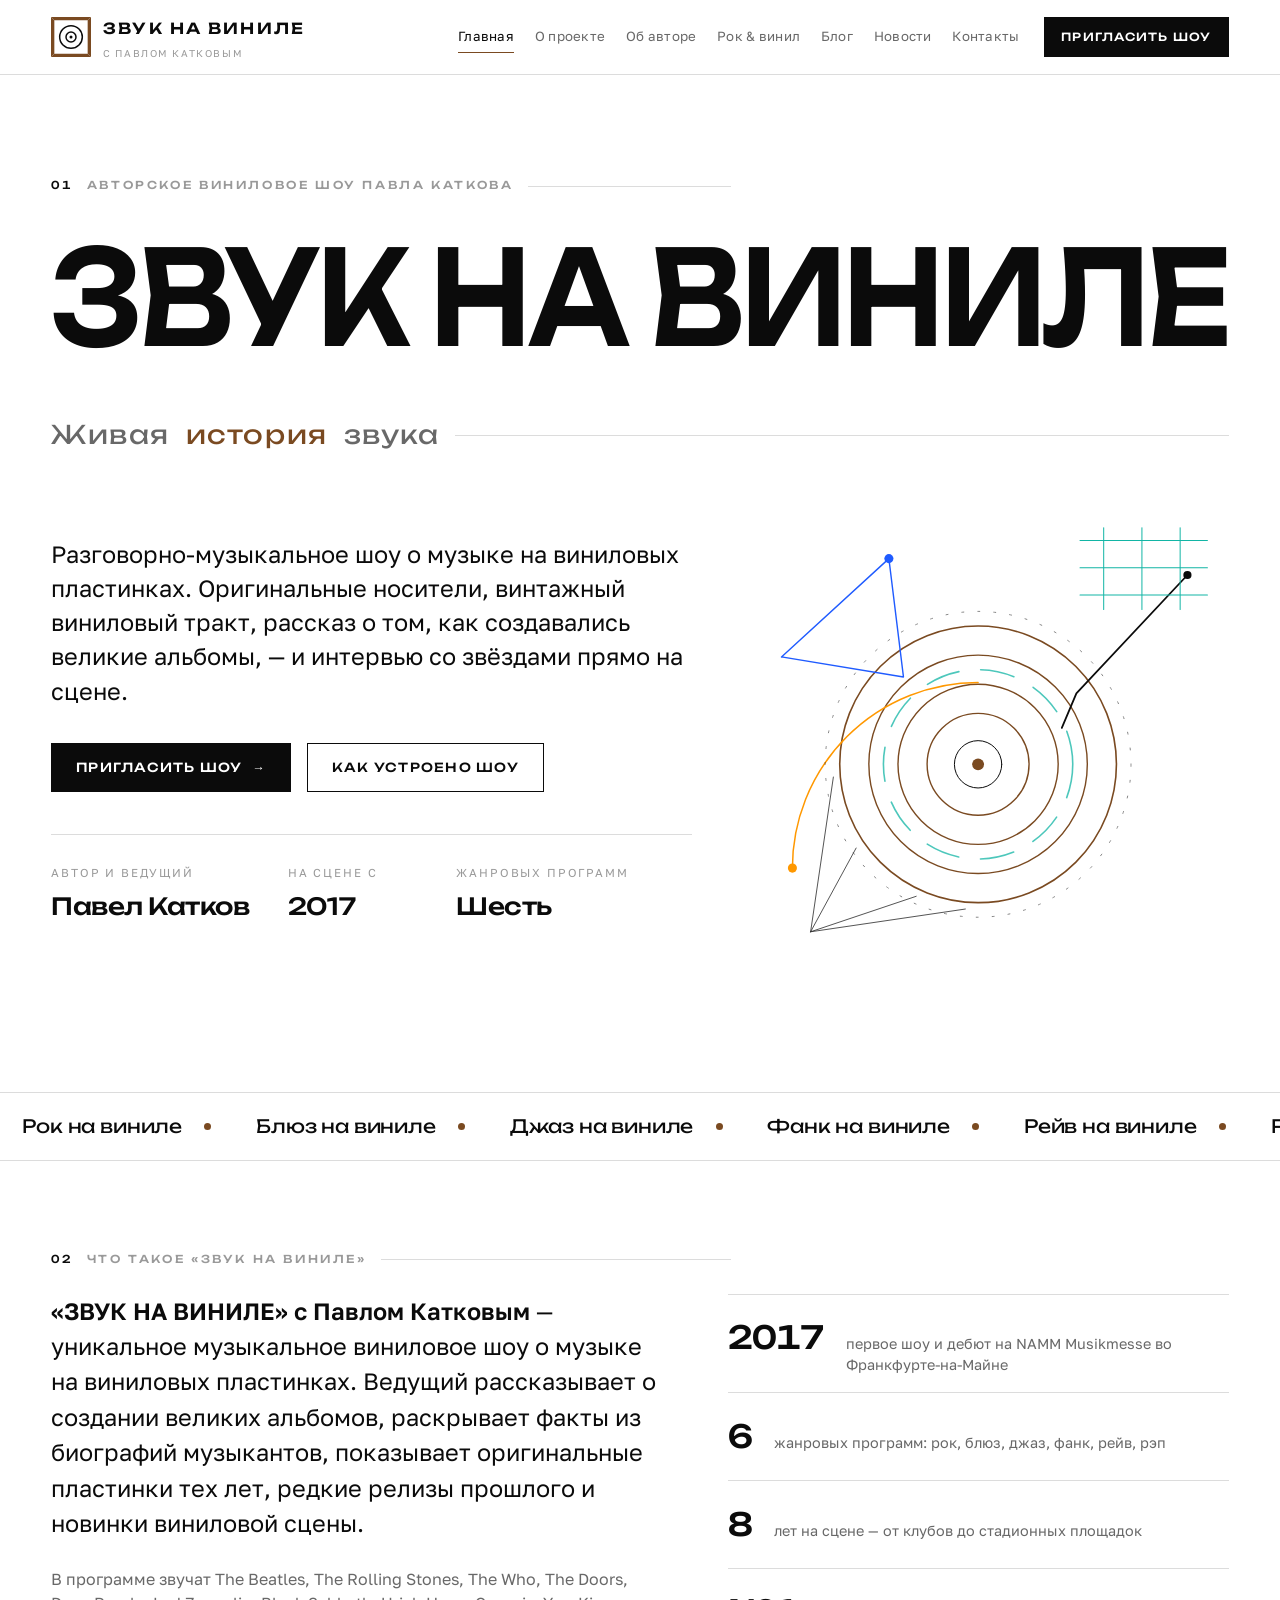
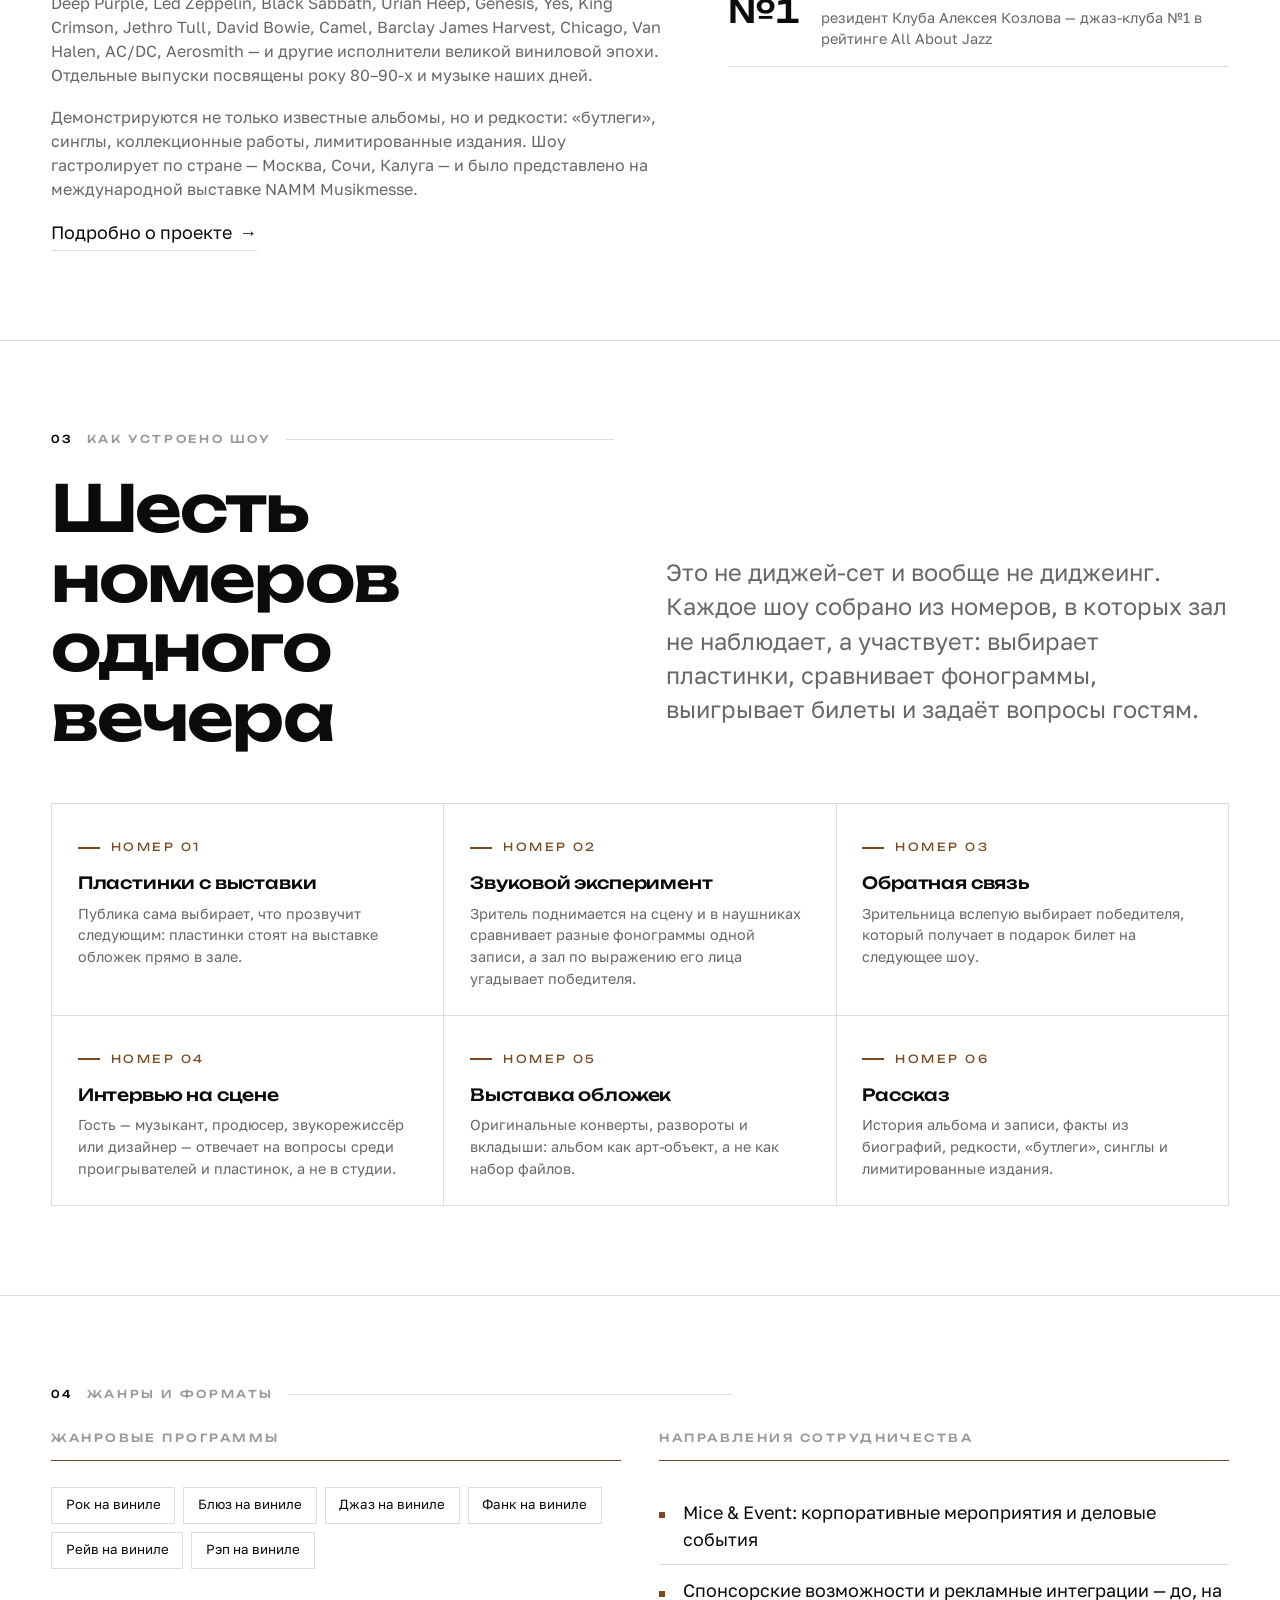
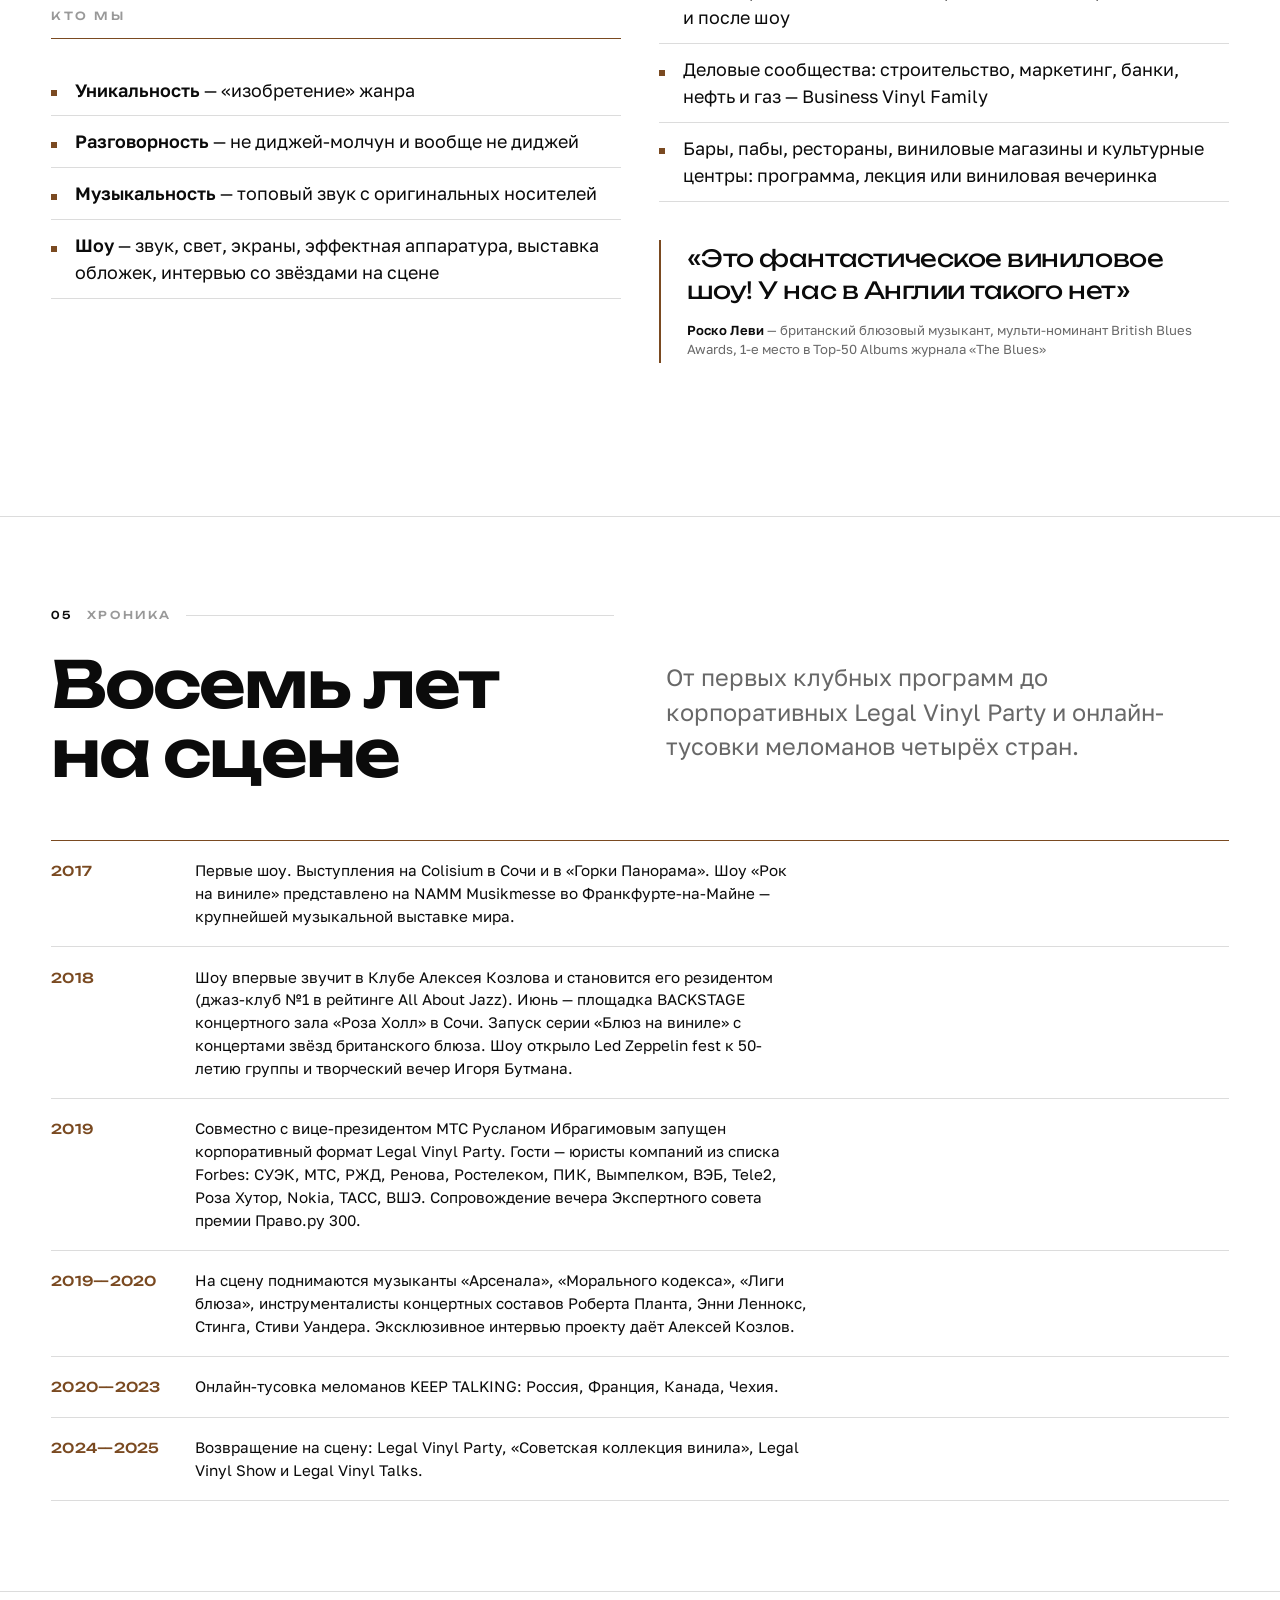
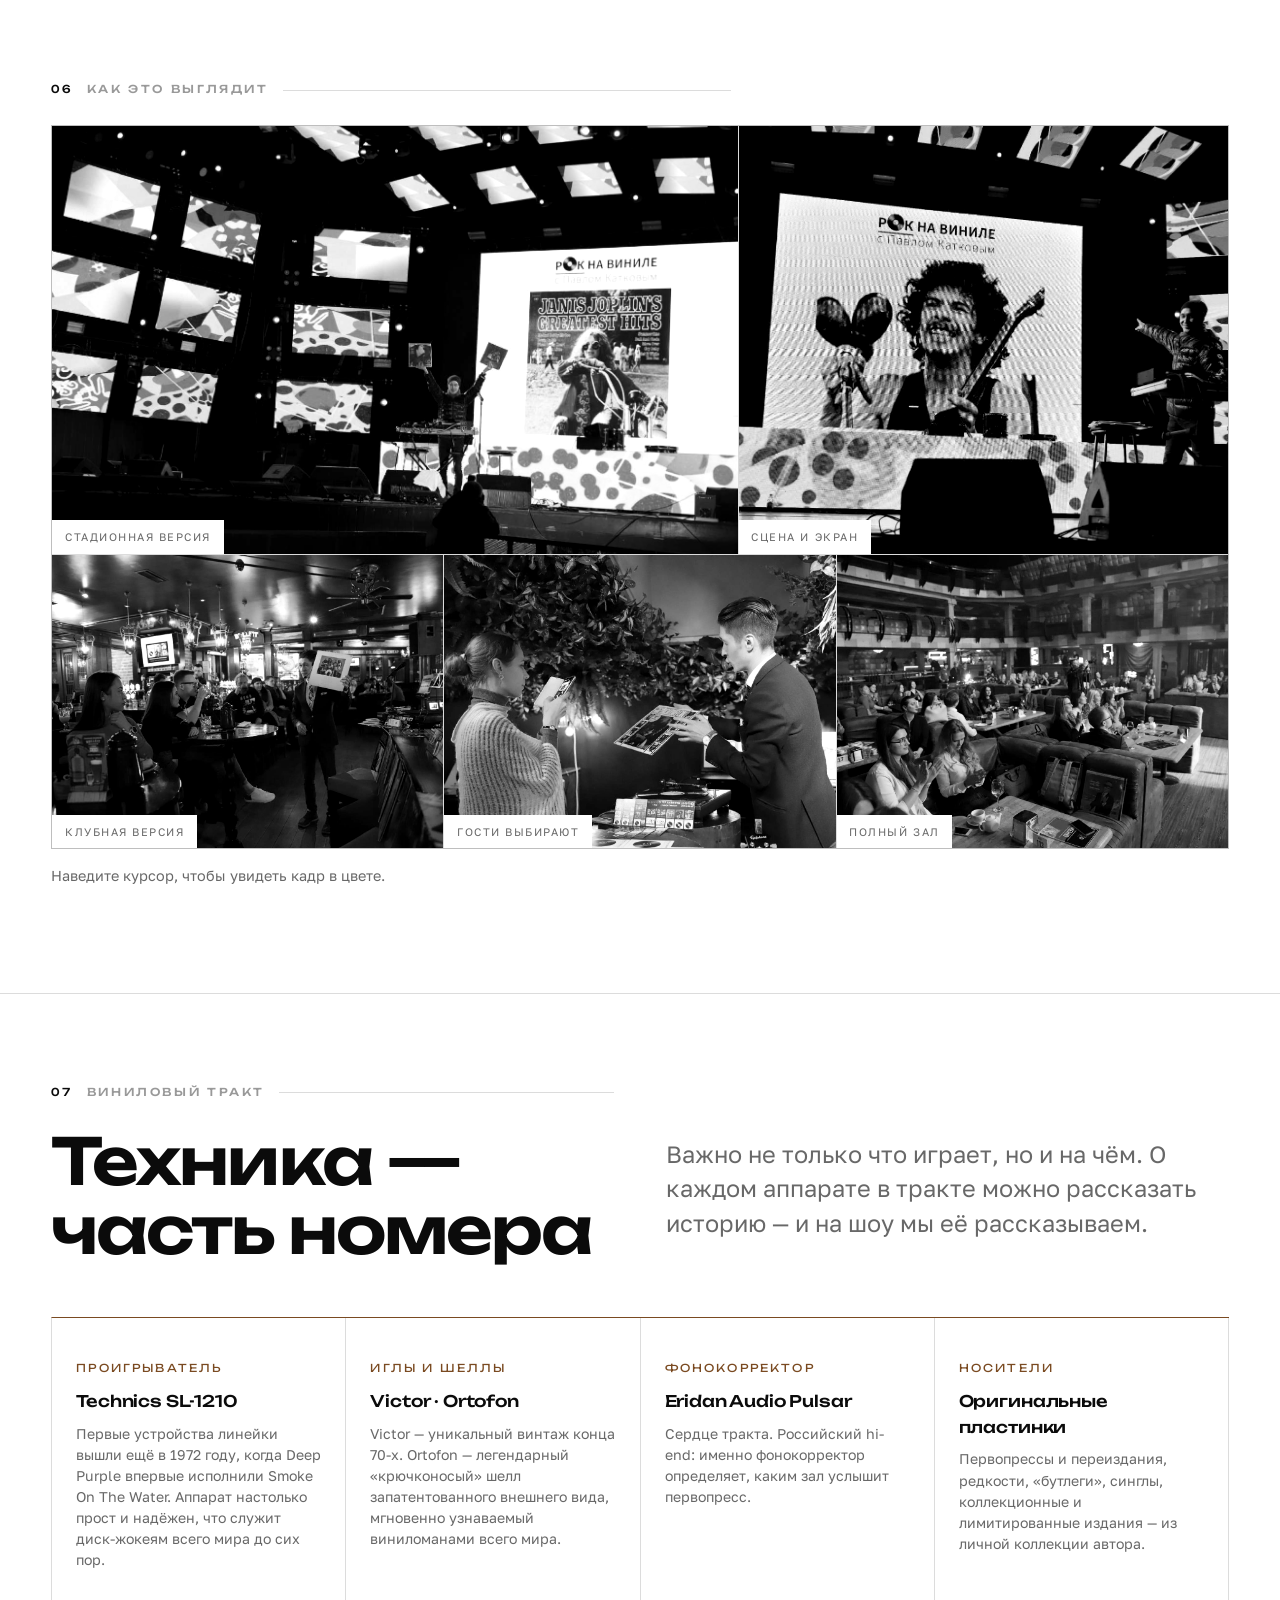
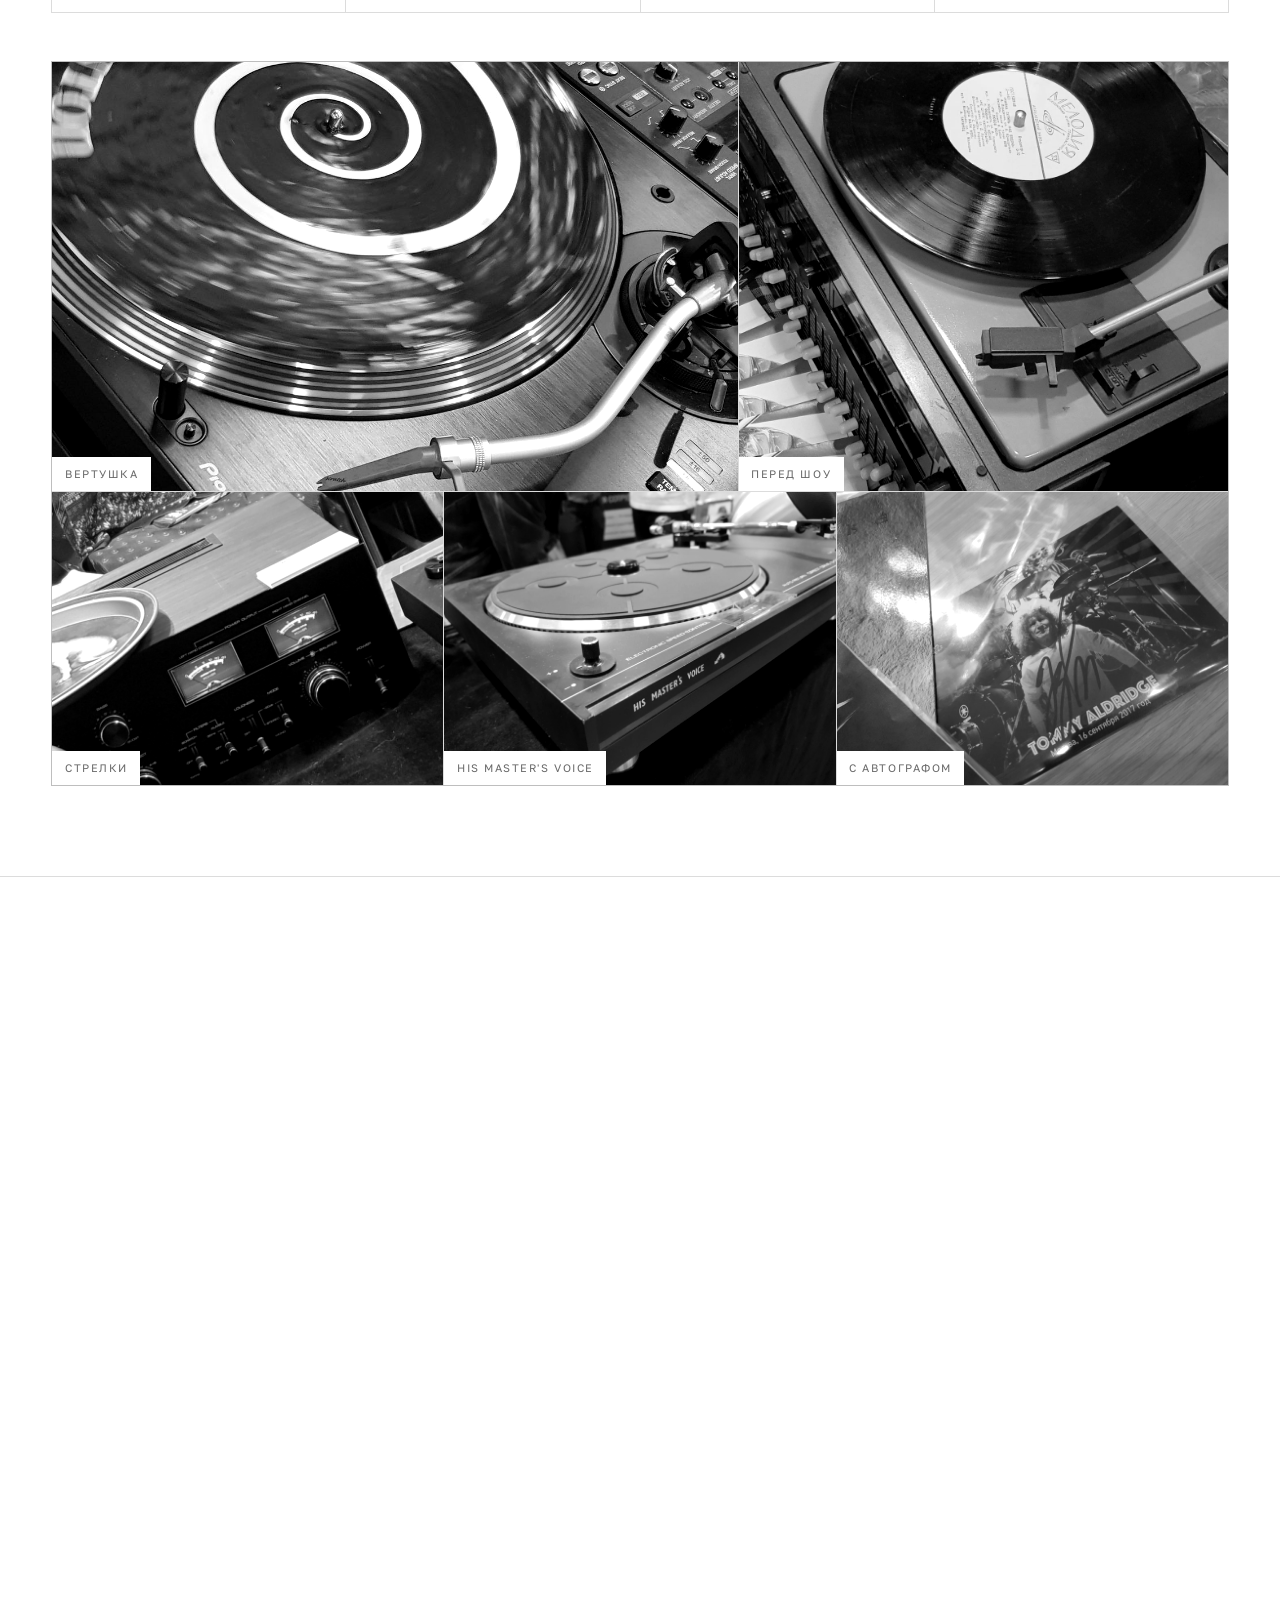
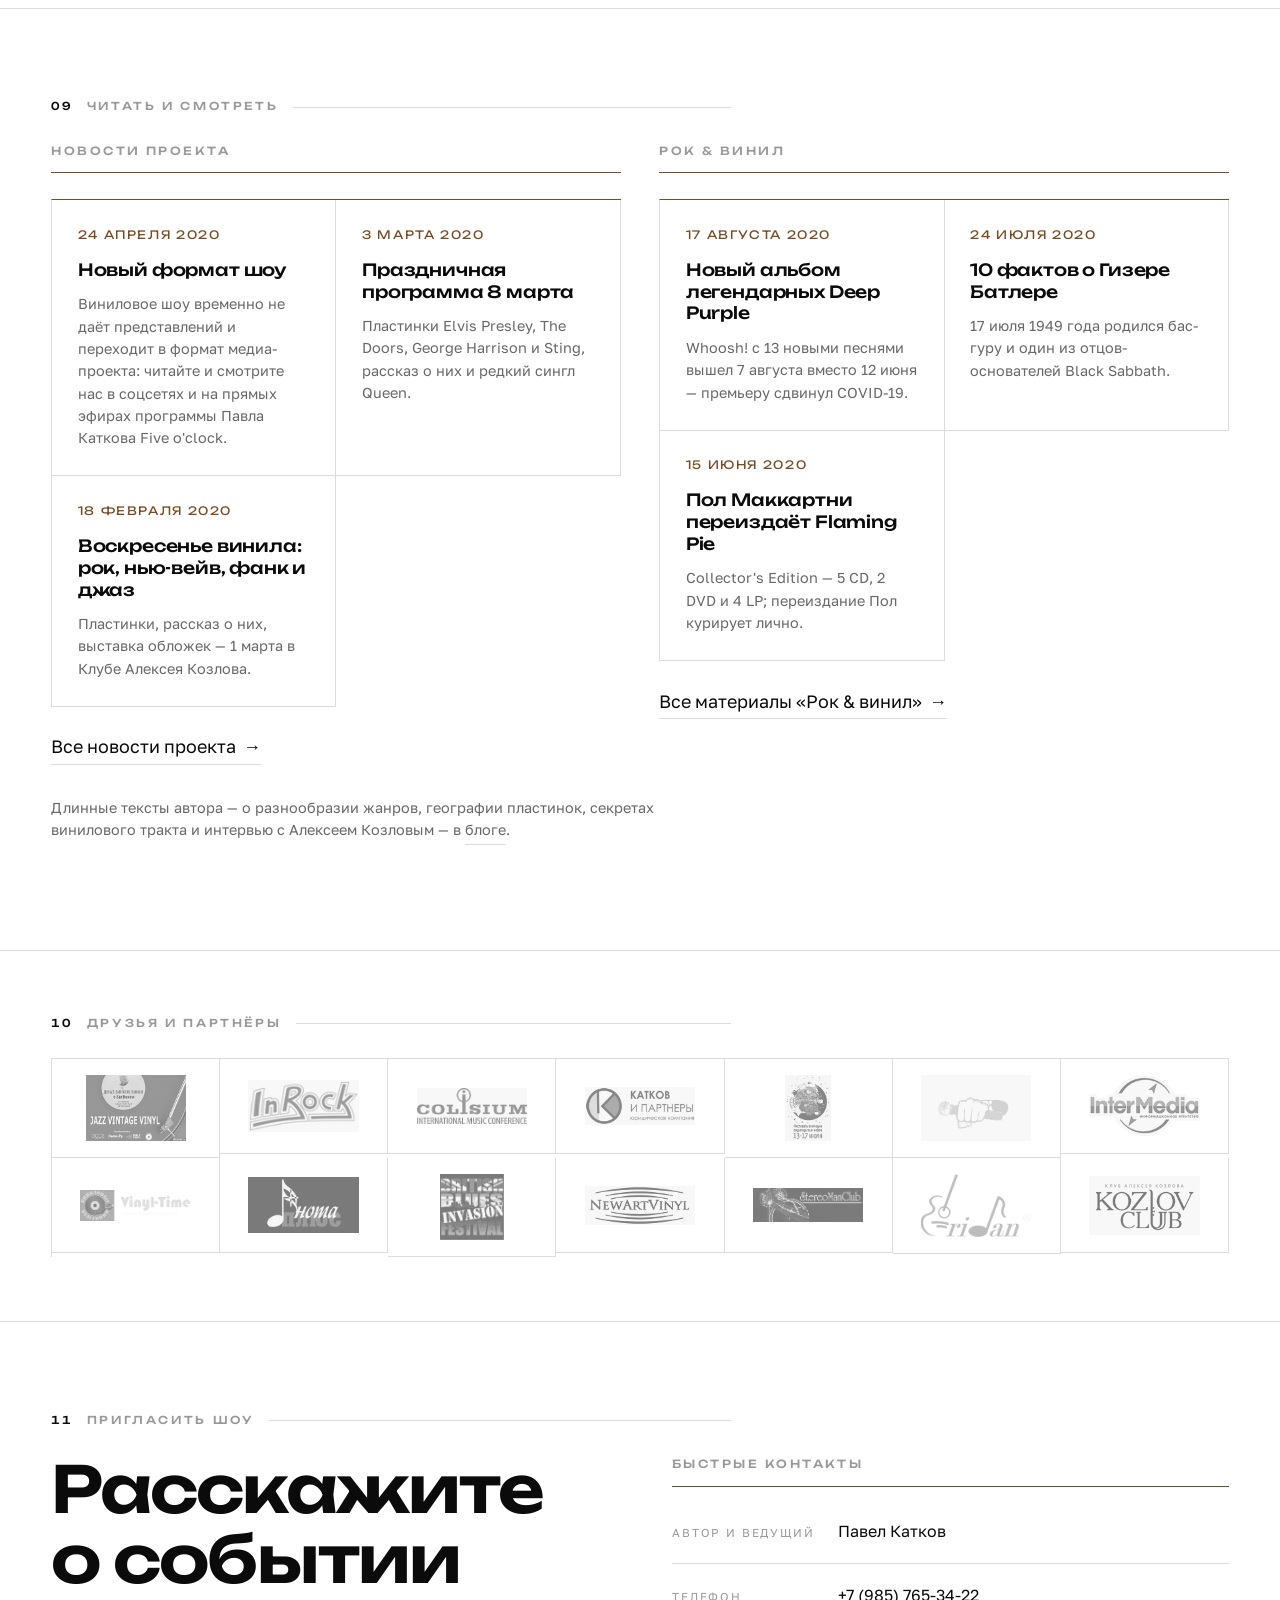
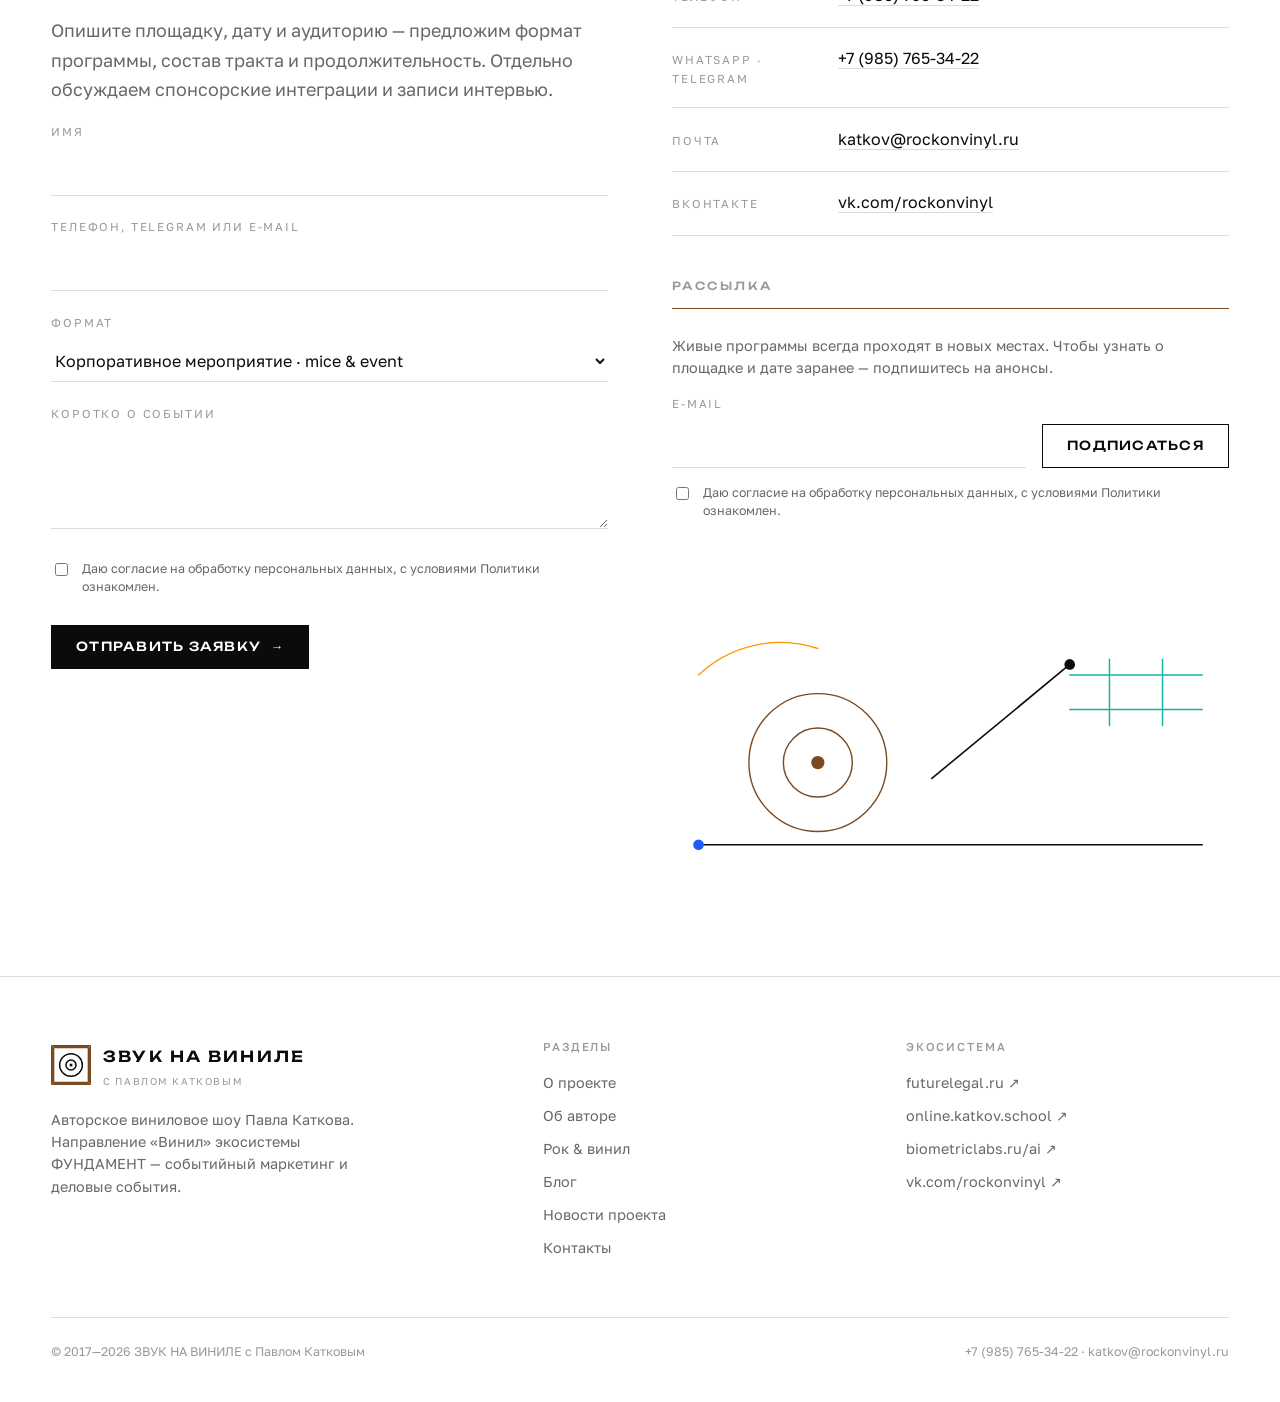
<file: index.html>
<!DOCTYPE html>
<html lang="ru">
<head>
<meta charset="utf-8">
<meta name="viewport" content="width=device-width, initial-scale=1">
<title>ЗВУК НА ВИНИЛЕ с Павлом Катковым — живая история звука</title>
<meta name="description" content="«ЗВУК НА ВИНИЛЕ» с Павлом Катковым — авторское разговорно-музыкальное шоу о музыке на виниловых пластинках. Рок, блюз, джаз, фанк, рейв и рэп на виниле: оригинальные пластинки, винтажный тракт, интервью со звёздами на сцене. Корпоративные и клубные форматы.">
<meta property="og:title" content="ЗВУК НА ВИНИЛЕ с Павлом Катковым">
<meta property="og:description" content="Авторское виниловое шоу: оригинальные пластинки, винтажный виниловый тракт, рассказ и интервью на сцене. Живая история звука.">
<meta property="og:type" content="website">
<meta property="og:image" content="assets/img/show/stage-rock.jpg">
<meta name="theme-color" content="#FFFFFF">
<link rel="icon" href="assets/img/logo-sov.svg" type="image/svg+xml">
<link rel="stylesheet" href="assets/css/fonts.css">
<link rel="stylesheet" href="assets/css/style.css">
<script>
/* Прятать секции до прокрутки разрешаем только при живом JavaScript.
   Класс снимается обратно сразу после main.js, если тот не отозвался. */
(function(d){var h=d.documentElement;h.className+=(h.className?" ":"")+"js-anim";})(document);
</script>
</head>
<body>

<!-- ==================== ШАПКА ==================== -->
<header class="top">
  <div class="shell top__in">
    <a class="brand" href="index.html" aria-label="ЗВУК НА ВИНИЛЕ — на главную">
      <svg viewBox="0 0 120 120" aria-hidden="true">
        <rect width="120" height="120" fill="#fff"/>
        <polygon points="0,0 120,0 110,10 10,10" fill="var(--wood)"/>
        <polygon points="120,0 120,120 110,110 110,10" fill="var(--wood)"/>
        <polygon points="120,120 0,120 10,110 110,110" fill="var(--wood)"/>
        <polygon points="0,120 0,0 10,10 10,110" fill="var(--wood)"/>
        <g fill="none" stroke="var(--ink)" stroke-width="4.5">
          <circle cx="60" cy="60" r="34"/><circle cx="60" cy="60" r="15"/>
        </g>
        <circle cx="60" cy="60" r="4.5" fill="var(--ink)"/>
      </svg>
      <span>
        <b>ЗВУК НА ВИНИЛЕ</b>
        <i>с Павлом Катковым</i>
      </span>
    </a>

    <button class="burger" aria-expanded="false" aria-controls="nav" aria-label="Меню">
      <span></span><span></span><span></span>
    </button>

    <nav class="nav" id="nav">
      <a href="index.html" aria-current="page">Главная</a>
      <a href="about.html">О проекте</a>
      <a href="autor.html">Об авторе</a>
      <a href="rockandvinyl.html">Рок &amp; винил</a>
      <a href="blog.html">Блог</a>
      <a href="newsproject.html">Новости</a>
      <a href="contacts.html">Контакты</a>
    </nav>

    <a class="btn btn--sm btn--solid" href="#invite">Пригласить шоу</a>
  </div>
</header>

<main id="top">

<!-- ==================== ГЕРОЙ ==================== -->
<section class="hero">
  <div class="shell">
    <p class="eyebrow rise"><span class="idx">01</span> Авторское виниловое шоу Павла Каткова</p>
    <h1 class="hero__title">
      <svg viewBox="0 0 1000 132" preserveAspectRatio="xMidYMid meet" role="img" aria-label="ЗВУК НА ВИНИЛЕ">
        <text x="0" y="106" textLength="1000" lengthAdjust="spacingAndGlyphs">ЗВУК НА ВИНИЛЕ</text>
      </svg>
    </h1>
    <p class="hero__sub rise">Живая <em>история</em> звука</p>
  </div>
  <div class="shell hero__grid">
    <div>
      <p class="lede">
        Разговорно-музыкальное шоу о музыке на виниловых пластинках. Оригинальные
        носители, винтажный виниловый тракт, рассказ о том, как создавались великие
        альбомы, — и интервью со звёздами прямо на сцене.
      </p>
      <div class="btn-row">
        <a class="btn btn--solid" href="#invite">Пригласить шоу <span class="arrow">→</span></a>
        <a class="btn" href="#show">Как устроено шоу</a>
      </div>

      <dl class="hero__meta">
        <div>
          <dt>Автор и ведущий</dt>
          <dd>Павел Катков</dd>
        </div>
        <div>
          <dt>На сцене с</dt>
          <dd>2017</dd>
        </div>
        <div>
          <dt>Жанровых программ</dt>
          <dd>Шесть</dd>
        </div>
      </dl>
    </div>

    <!-- Кандинский: пластинка, тонарм, кольца. Только линии. -->
    <div class="hero__mark">
      <svg viewBox="0 0 520 520" aria-hidden="true">
        <g stroke-width="1.4">
          <!-- пластинка: концентрические дорожки -->
          <circle class="k-line k-w draw d1" style="--len:1000;stroke-width:1.6" cx="244" cy="286" r="152"/>
          <circle class="k-line k-w draw d2" style="--len:820" cx="244" cy="286" r="120"/>
          <circle class="k-line k-w draw d3" style="--len:640" cx="244" cy="286" r="88"/>
          <circle class="k-line k-w draw d4" style="--len:420" cx="244" cy="286" r="56"/>
          <circle class="k-line k-k draw d5" style="--len:200;stroke-width:1" cx="244" cy="286" r="26"/>
          <!-- тонарм: прямая от оси к дорожке -->
          <path class="k-line k-k draw d3" style="--len:420;stroke-width:1.8" d="M474 78 L352 208 L336 246"/>
          <!-- оранжевая дуга — восходящая волна -->
          <path class="k-line k-o draw d5" style="--len:640;stroke-width:1.5" d="M40 400a204 204 0 0 1 204-204"/>
          <!-- бирюзовая сетка: цифра рядом с аналогом -->
          <g class="k-line k-t draw d7" style="--len:300;stroke-width:1.1">
            <path d="M356 40 H496"/><path d="M356 70 H496"/><path d="M356 100 H496"/>
            <path d="M382 26 V116"/><path d="M424 26 V116"/><path d="M466 26 V116"/>
          </g>
          <!-- синий треугольник -->
          <path class="k-line k-b draw d8" style="--len:520;stroke-width:1.4" d="M28 168 L146 60 L162 190 Z"/>
          <!-- чёрный веер: лучи звука. Обрываются у края пластинки, не залезая на дорожки -->
          <g class="k-line k-k draw d6" style="--len:400;stroke-width:.9;opacity:.85">
            <path d="M60 470 L230 445"/><path d="M60 470 L176 431"/>
            <path d="M60 470 L110 378"/><path d="M60 470 L85 300"/>
          </g>
          <!-- вращающиеся кольца: 33⅓ -->
          <g class="spin-lp" style="transform-origin:244px 286px">
            <circle class="k-line k-k" cx="244" cy="286" r="168" stroke-dasharray="2 14" stroke-width="1" opacity=".5"/>
          </g>
          <g class="spin-r" style="transform-origin:244px 286px">
            <circle class="k-line k-t" cx="244" cy="286" r="104" stroke-dasharray="34 22" stroke-width="1.6" opacity=".75"/>
          </g>
        </g>
        <!-- узлы -->
        <circle class="k-fw" cx="244" cy="286" r="6.5"/>
        <circle class="k-fk" cx="474" cy="78" r="4.5"/>
        <circle class="k-fo" cx="40" cy="400" r="5"/>
        <circle class="k-fb" cx="146" cy="60" r="5"/>
      </svg>
    </div>
  </div>
</section>

<!-- ==================== БЕГУЩАЯ СТРОКА ==================== -->
<div class="ticker" aria-label="Жанровые программы шоу">
  <div class="ticker__track">
    <span>Рок на виниле</span>
    <span>Блюз на виниле</span>
    <span>Джаз на виниле</span>
    <span>Фанк на виниле</span>
    <span>Рейв на виниле</span>
    <span>Рэп на виниле</span>
    <span style="--dot:var(--blue)">Legal Vinyl Party</span>
    <span style="--dot:var(--orange)">Интервью на сцене</span>
    <span style="--dot:var(--teal)">Звуковой эксперимент</span>
    <span aria-hidden="true">Рок на виниле</span>
    <span aria-hidden="true">Блюз на виниле</span>
    <span aria-hidden="true">Джаз на виниле</span>
    <span aria-hidden="true">Фанк на виниле</span>
    <span aria-hidden="true">Рейв на виниле</span>
    <span aria-hidden="true">Рэп на виниле</span>
    <span aria-hidden="true" style="--dot:var(--blue)">Legal Vinyl Party</span>
    <span aria-hidden="true" style="--dot:var(--orange)">Интервью на сцене</span>
    <span aria-hidden="true" style="--dot:var(--teal)">Звуковой эксперимент</span>
  </div>
</div>

<!-- ==================== МАНИФЕСТ ==================== -->
<section class="sec" id="about">
  <div class="shell">
    <p class="eyebrow rise"><span class="idx">02</span> Что такое «ЗВУК НА ВИНИЛЕ»</p>
    <div class="manifest">
      <div class="rise">
        <p>
          <b>«ЗВУК НА ВИНИЛЕ» с Павлом Катковым</b> — уникальное музыкальное виниловое шоу
          о музыке на виниловых пластинках. Ведущий рассказывает о создании великих альбомов,
          раскрывает факты из биографий музыкантов, показывает оригинальные пластинки тех лет,
          редкие релизы прошлого и новинки виниловой сцены.
        </p>
        <p class="muted">
          В программе звучат The Beatles, The Rolling Stones, The Who, The Doors, Deep Purple,
          Led Zeppelin, Black Sabbath, Uriah Heep, Genesis, Yes, King Crimson, Jethro Tull,
          David Bowie, Camel, Barclay James Harvest, Chicago, Van Halen, AC/DC, Aerosmith —
          и другие исполнители великой виниловой эпохи. Отдельные выпуски посвящены року
          80–90-х и музыке наших дней.
        </p>
        <p class="muted">
          Демонстрируются не только известные альбомы, но и редкости: «бутлеги», синглы,
          коллекционные работы, лимитированные издания. Шоу гастролирует по стране — Москва,
          Сочи, Калуга — и было представлено на международной выставке NAMM&nbsp;Musikmesse.
        </p>
        <a class="link-ul" href="about.html">Подробно о проекте <span class="arrow">→</span></a>
      </div>

      <ul class="facts rise">
        <li><b>2017</b><span>первое шоу и дебют на NAMM&nbsp;Musikmesse во Франкфурте-на-Майне</span></li>
        <li><b>6</b><span>жанровых программ: рок, блюз, джаз, фанк, рейв, рэп</span></li>
        <li><b>8</b><span>лет на сцене — от клубов до стадионных площадок</span></li>
        <li><b>№1</b><span>резидент Клуба Алексея Козлова — джаз-клуба №1 в рейтинге All&nbsp;About&nbsp;Jazz</span></li>
      </ul>
    </div>
  </div>
</section>

<!-- ==================== КАК УСТРОЕНО ШОУ ==================== -->
<section class="sec sec--rule" id="show">
  <div class="shell">
    <div class="sec__head">
      <div class="rise">
        <p class="eyebrow"><span class="idx">03</span> Как устроено шоу</p>
        <h2>Шесть номеров<br>одного вечера</h2>
      </div>
      <p class="lede muted rise">
        Это не диджей-сет и вообще не диджеинг. Каждое шоу собрано из номеров, в которых
        зал не наблюдает, а участвует: выбирает пластинки, сравнивает фонограммы, выигрывает
        билеты и задаёт вопросы гостям.
      </p>
    </div>

    <ul class="acts rise">
      <li>
        <span class="n">Номер 01</span>
        <b>Пластинки с выставки</b>
        <span>Публика сама выбирает, что прозвучит следующим: пластинки стоят на выставке
        обложек прямо в зале.</span>
      </li>
      <li>
        <span class="n">Номер 02</span>
        <b>Звуковой эксперимент</b>
        <span>Зритель поднимается на сцену и в наушниках сравнивает разные фонограммы одной
        записи, а зал по выражению его лица угадывает победителя.</span>
      </li>
      <li>
        <span class="n">Номер 03</span>
        <b>Обратная связь</b>
        <span>Зрительница вслепую выбирает победителя, который получает в подарок билет
        на следующее шоу.</span>
      </li>
      <li>
        <span class="n">Номер 04</span>
        <b>Интервью на сцене</b>
        <span>Гость — музыкант, продюсер, звукорежиссёр или дизайнер — отвечает на вопросы
        среди проигрывателей и пластинок, а не в студии.</span>
      </li>
      <li>
        <span class="n">Номер 05</span>
        <b>Выставка обложек</b>
        <span>Оригинальные конверты, развороты и вкладыши: альбом как арт-объект, а не как
        набор файлов.</span>
      </li>
      <li>
        <span class="n">Номер 06</span>
        <b>Рассказ</b>
        <span>История альбома и записи, факты из биографий, редкости, «бутлеги», синглы
        и лимитированные издания.</span>
      </li>
    </ul>
  </div>
</section>

<!-- ==================== ЖАНРЫ И ФОРМАТЫ ==================== -->
<section class="sec sec--rule" id="formats">
  <div class="shell">
    <p class="eyebrow rise"><span class="idx">04</span> Жанры и форматы</p>

    <div class="cols cols--2" style="margin-bottom:clamp(2.5rem,5vw,4rem)">
      <div class="rise">
        <span class="sub">Жанровые программы</span>
        <ul class="tags" style="margin-bottom:2.4rem">
          <li>Рок на виниле</li><li>Блюз на виниле</li><li>Джаз на виниле</li>
          <li>Фанк на виниле</li><li>Рейв на виниле</li><li>Рэп на виниле</li>
        </ul>
        <span class="sub">Кто мы</span>
        <ul class="list-rule">
          <li><b>Уникальность</b> — «изобретение» жанра</li>
          <li><b>Разговорность</b> — не диджей-молчун и вообще не диджей</li>
          <li><b>Музыкальность</b> — топовый звук с оригинальных носителей</li>
          <li><b>Шоу</b> — звук, свет, экраны, эффектная аппаратура, выставка обложек,
              интервью со звёздами на сцене</li>
        </ul>
      </div>
      <div class="rise">
        <span class="sub">Направления сотрудничества</span>
        <ul class="list-rule" style="margin-bottom:2.4rem">
          <li>Mice&nbsp;&amp;&nbsp;Event: корпоративные мероприятия и деловые события</li>
          <li>Спонсорские возможности и рекламные интеграции — до, на и после шоу</li>
          <li>Деловые сообщества: строительство, маркетинг, банки, нефть и газ —
              Business Vinyl Family</li>
          <li>Бары, пабы, рестораны, виниловые магазины и культурные центры:
              программа, лекция или виниловая вечеринка</li>
        </ul>
        <blockquote class="quote">
          <p>«Это фантастическое виниловое шоу! У нас в Англии такого нет»</p>
          <footer><b>Роско Леви</b> — британский блюзовый музыкант, мульти-номинант
          British Blues Awards, 1-е место в Top-50 Albums журнала «The Blues»</footer>
        </blockquote>
      </div>
    </div>
  </div>
</section>

<!-- ==================== ХРОНИКА ==================== -->
<section class="sec sec--rule" id="chronicle">
  <div class="shell">
    <div class="sec__head">
      <div class="rise">
        <p class="eyebrow"><span class="idx">05</span> Хроника</p>
        <h2>Восемь лет<br>на сцене</h2>
      </div>
      <p class="lede muted rise">
        От первых клубных программ до корпоративных Legal Vinyl Party и онлайн-тусовки
        меломанов четырёх стран.
      </p>
    </div>

    <ul class="timeline rise">
      <li><time>2017</time><p>Первые шоу. Выступления на Colisium в Сочи и в «Горки Панорама».
        Шоу «Рок на виниле» представлено на NAMM&nbsp;Musikmesse во Франкфурте-на-Майне —
        крупнейшей музыкальной выставке мира.</p></li>
      <li><time>2018</time><p>Шоу впервые звучит в Клубе Алексея Козлова и становится его
        резидентом (джаз-клуб №1 в рейтинге All About Jazz). Июнь — площадка BACKSTAGE
        концертного зала «Роза Холл» в Сочи. Запуск серии «Блюз на виниле» с концертами
        звёзд британского блюза. Шоу открыло Led&nbsp;Zeppelin&nbsp;fest к 50-летию группы
        и творческий вечер Игоря Бутмана.</p></li>
      <li><time>2019</time><p>Совместно с вице-президентом МТС Русланом Ибрагимовым запущен
        корпоративный формат Legal Vinyl Party. Гости — юристы компаний из списка Forbes:
        СУЭК, МТС, РЖД, Ренова, Ростелеком, ПИК, Вымпелком, ВЭБ, Tele2, Роза Хутор, Nokia,
        ТАСС, ВШЭ. Сопровождение вечера Экспертного совета премии Право.ру&nbsp;300.</p></li>
      <li><time>2019—2020</time><p>На сцену поднимаются музыканты «Арсенала», «Морального
        кодекса», «Лиги блюза», инструменталисты концертных составов Роберта Планта,
        Энни Леннокс, Стинга, Стиви Уандера. Эксклюзивное интервью проекту даёт
        Алексей Козлов.</p></li>
      <li><time>2020—2023</time><p>Онлайн-тусовка меломанов KEEP TALKING: Россия, Франция,
        Канада, Чехия.</p></li>
      <li><time>2024—2025</time><p>Возвращение на сцену: Legal Vinyl Party, «Советская
        коллекция винила», Legal Vinyl Show и Legal Vinyl Talks.</p></li>
    </ul>
  </div>
</section>

<!-- ==================== КАК ЭТО ВЫГЛЯДИТ ==================== -->
<section class="sec sec--rule" id="stage">
  <div class="shell">
    <p class="eyebrow rise"><span class="idx">06</span> Как это выглядит</p>
    <div class="shots rise">
      <figure class="s-a">
        <img src="assets/img/show/stage-rock.jpg" alt="Шоу «Рок на виниле» на большой сцене с экранами" loading="lazy">
        <figcaption>Стадионная версия</figcaption>
      </figure>
      <figure class="s-b">
        <img src="assets/img/show/stage-big.jpg" alt="Ведущий на сцене, на экране — кадр из истории рока" loading="lazy">
        <figcaption>Сцена и экран</figcaption>
      </figure>
      <figure class="s-c">
        <img src="assets/img/show/club.jpg" alt="Клубная версия шоу: ведущий показывает пластинку залу" loading="lazy">
        <figcaption>Клубная версия</figcaption>
      </figure>
      <figure class="s-d">
        <img src="assets/img/show/guest.jpg" alt="Гостья шоу выбирает пластинку у пульта" loading="lazy">
        <figcaption>Гости выбирают</figcaption>
      </figure>
      <figure class="s-e">
        <img src="assets/img/show/hall.jpg" alt="Полный зал на виниловом шоу" loading="lazy">
        <figcaption>Полный зал</figcaption>
      </figure>
    </div>
    <p class="small muted" style="margin-top:1rem">Наведите курсор, чтобы увидеть кадр в цвете.</p>
  </div>
</section>

<!-- ==================== ВИНИЛОВЫЙ ТРАКТ ==================== -->
<section class="sec sec--rule" id="gear">
  <div class="shell">
    <div class="sec__head">
      <div class="rise">
        <p class="eyebrow"><span class="idx">07</span> Виниловый тракт</p>
        <h2>Техника —<br>часть номера</h2>
      </div>
      <p class="lede muted rise">
        Важно не только что играет, но и на чём. О каждом аппарате в тракте можно рассказать
        историю — и на шоу мы её рассказываем.
      </p>
    </div>

    <ul class="gear rise" style="margin-bottom:clamp(2rem,4vw,3rem)">
      <li>
        <dl>
          <dt>Проигрыватель</dt>
          <dd>
            <b>Technics SL-1210</b>
            <span>Первые устройства линейки вышли ещё в 1972 году, когда Deep Purple впервые
            исполнили Smoke On The Water. Аппарат настолько прост и надёжен, что служит
            диск-жокеям всего мира до сих пор.</span>
          </dd>
        </dl>
      </li>
      <li>
        <dl>
          <dt>Иглы и шеллы</dt>
          <dd>
            <b>Victor · Ortofon</b>
            <span>Victor — уникальный винтаж конца 70-х. Ortofon — легендарный «крючконосый»
            шелл запатентованного внешнего вида, мгновенно узнаваемый виниломанами всего мира.</span>
          </dd>
        </dl>
      </li>
      <li>
        <dl>
          <dt>Фонокорректор</dt>
          <dd>
            <b>Eridan Audio Pulsar</b>
            <span>Сердце тракта. Российский hi-end: именно фонокорректор определяет, каким
            зал услышит первопресс.</span>
          </dd>
        </dl>
      </li>
      <li>
        <dl>
          <dt>Носители</dt>
          <dd>
            <b>Оригинальные пластинки</b>
            <span>Первопрессы и переиздания, редкости, «бутлеги», синглы, коллекционные
            и лимитированные издания — из личной коллекции автора.</span>
          </dd>
        </dl>
      </li>
    </ul>

    <div class="shots rise">
      <figure class="s-a">
        <img src="assets/img/photo/spiral.jpg" alt="Пластинка со спиральным рисунком на вертушке" loading="lazy">
        <figcaption>Вертушка</figcaption>
      </figure>
      <figure class="s-b">
        <img src="assets/img/photo/turntable.jpg" alt="Проигрыватель и пластинки перед шоу" loading="lazy">
        <figcaption>Перед шоу</figcaption>
      </figure>
      <figure class="s-c">
        <img src="assets/img/photo/amp.jpg" alt="Винтажный усилитель со стрелочными индикаторами" loading="lazy">
        <figcaption>Стрелки</figcaption>
      </figure>
      <figure class="s-d">
        <img src="assets/img/photo/hmv.jpg" alt="Проигрыватель His Master&#39;s Voice" loading="lazy">
        <figcaption>His Master&#39;s Voice</figcaption>
      </figure>
      <figure class="s-e">
        <img src="assets/img/photo/poster.jpg" alt="Пластинка с автографом Томми Олдриджа" loading="lazy">
        <figcaption>С автографом</figcaption>
      </figure>
    </div>
  </div>
</section>

<!-- ==================== ПЛОЩАДКИ И ЦИФРЫ ==================== -->
<section class="sec sec--rule" id="venues">
  <div class="shell">
    <p class="eyebrow rise"><span class="idx">08</span> Площадки</p>
    <div class="cols cols--2">
      <div class="rise">
        <span class="sub">Где проходило шоу</span>
        <ul class="logos logos--word">
          <li><b>Клуб Алексея Козлова</b><i>резидент с 2018 · Москва</i></li>
          <li><b>Hard Rock Cafe</b><i>Москва</i></li>
          <li><b>Роза Холл · BACKSTAGE</b><i>Сочи</i></li>
          <li><b>Роза Хутор</b><i>Красная Поляна, Сочи</i></li>
          <li><b>Горки-город</b><i>Сочи</i></li>
          <li><b>Дом винтажной музыки</b><i>ВДНХ, Москва</i></li>
          <li><b>ДЕПО Три вокзала</b><i>Москва</i></li>
          <li><b>Insomnia</b><i>фестиваль, Калуга</i></li>
          <li><b>Taste of Moscow</b><i>Лужники, Москва</i></li>
          <li><b>Hi-Fi Винтаж</b><i>сигарный клуб, Москва</i></li>
          <li><b>NAMM Musikmesse</b><i>Франкфурт-на-Майне</i></li>
          <li><b>Colisium</b><i>Сочи</i></li>
        </ul>
      </div>
      <div class="rise">
        <span class="sub">Шоу сегодня</span>
        <ul class="nums">
          <li><b>6</b><span>популярных жанров</span></li>
          <li><b>8</b><span>лет успешной работы</span></li>
        </ul>
        <ul class="list-rule" style="margin-top:1.6rem">
          <li>Полные залы на топовых площадках: Клуб Алексея Козлова, Hard Rock Cafe,
              «Дом винтажной музыки»</li>
          <li>Благодарная аудитория из списка Forbes и довольные спонсоры —
              крупнейшие бренды мира</li>
          <li>Десятки внежанровых программ и постоянно растущая аудитория слушателей</li>
        </ul>
        <p class="small muted" style="margin-top:1.4rem">
          Приглашаем к сотрудничеству организаторов мероприятий, рекламодателей,
          агентства, ассоциации и сообщества.
        </p>
      </div>
    </div>
  </div>
</section>

<!-- ==================== ЧИТАТЬ И СМОТРЕТЬ ==================== -->
<section class="sec sec--rule" id="read">
  <div class="shell">
    <p class="eyebrow rise"><span class="idx">09</span> Читать и смотреть</p>

    <div class="cols cols--2">
      <div class="rise">
        <span class="sub">Новости проекта</span>
        <ul class="teasers">
          <li class="teaser">
            <time datetime="2020-04-24">24 апреля 2020</time>
            <b>Новый формат шоу</b>
            <p>Виниловое шоу временно не даёт представлений и переходит в формат
            медиа-проекта: читайте и смотрите нас в соцсетях и на прямых эфирах
            программы Павла Каткова Five o'clock.</p>
          </li>
          <li class="teaser">
            <time datetime="2020-03-03">3 марта 2020</time>
            <b>Праздничная программа 8 марта</b>
            <p>Пластинки Elvis Presley, The Doors, George Harrison и Sting, рассказ
            о них и редкий сингл Queen.</p>
          </li>
          <li class="teaser">
            <time datetime="2020-02-18">18 февраля 2020</time>
            <b>Воскресенье винила: рок, нью-вейв, фанк и джаз</b>
            <p>Пластинки, рассказ о них, выставка обложек — 1 марта в Клубе
            Алексея Козлова.</p>
          </li>
        </ul>
        <a class="link-ul" href="newsproject.html" style="margin-top:1.6rem">Все новости проекта <span class="arrow">→</span></a>
      </div>

      <div class="rise">
        <span class="sub">Рок &amp; винил</span>
        <ul class="teasers">
          <li class="teaser">
            <time datetime="2020-08-17">17 августа 2020</time>
            <b>Новый альбом легендарных Deep Purple</b>
            <p>Whoosh! с 13 новыми песнями вышел 7 августа вместо 12 июня —
            премьеру сдвинул COVID-19.</p>
          </li>
          <li class="teaser">
            <time datetime="2020-07-24">24 июля 2020</time>
            <b>10 фактов о Гизере Батлере</b>
            <p>17 июля 1949 года родился бас-гуру и один из отцов-основателей
            Black Sabbath.</p>
          </li>
          <li class="teaser">
            <time datetime="2020-06-15">15 июня 2020</time>
            <b>Пол Маккартни переиздаёт Flaming Pie</b>
            <p>Collector's Edition — 5 CD, 2 DVD и 4 LP; переиздание Пол курирует лично.</p>
          </li>
        </ul>
        <a class="link-ul" href="rockandvinyl.html" style="margin-top:1.6rem">Все материалы «Рок &amp; винил» <span class="arrow">→</span></a>
      </div>
    </div>

    <p class="small muted rise" style="margin-top:2rem">
      Длинные тексты автора — о разнообразии жанров, географии пластинок, секретах
      винилового тракта и интервью с Алексеем Козловым — в <a class="link-ul" href="blog.html">блоге</a>.
    </p>
  </div>
</section>

<!-- ==================== ДРУЗЬЯ И ПАРТНЁРЫ ==================== -->
<section class="sec sec--tight sec--rule" id="partners">
  <div class="shell">
    <p class="eyebrow rise"><span class="idx">10</span> Друзья и партнёры</p>
    <ul class="logos rise">
      <li><a href="http://jazzesse.ru/" target="_blank" rel="noopener"><img src="banners/vinylvintage.jpg" alt="Vinyl Vintage" loading="lazy"></a></li>
      <li><a href="http://inrock.ru/" target="_blank" rel="noopener"><img src="banners/inrock.png" alt="InRock" loading="lazy"></a></li>
      <li><a href="http://colisium.org/" target="_blank" rel="noopener"><img src="banners/logo_colisium.png" alt="Colisium" loading="lazy"></a></li>
      <li><a href="http://katkovpartners.ru/" target="_blank" rel="noopener"><img src="banners/katkov.png" alt="Катков и партнёры" loading="lazy"></a></li>
      <li><a href="http://insomniafest.ru/" target="_blank" rel="noopener"><img src="banners/insomnia.jpg" alt="Фестиваль Insomnia" loading="lazy"></a></li>
      <li><a href="http://arutunov.ru/" target="_blank" rel="noopener"><img src="banners/arutunov.jpg" alt="Николай Арутюнов" loading="lazy"></a></li>
      <li><a href="http://intermedia.ru/" target="_blank" rel="noopener"><img src="banners/InterMedia.png" alt="InterMedia" loading="lazy"></a></li>
      <li><a href="http://vinyl-time.com/" target="_blank" rel="noopener"><img src="banners/vinyl_time.png" alt="Vinyl Time" loading="lazy"></a></li>
      <li><a href="http://nota.ru/" target="_blank" rel="noopener"><img src="banners/notalogo.jpg" alt="Нота" loading="lazy"></a></li>
      <li><a href="https://www.hotdraftproductions.com/" target="_blank" rel="noopener"><img src="banners/british.jpg" alt="British Blues Invasion" loading="lazy"></a></li>
      <li><a href="https://www.newartvinyl.ru/" target="_blank" rel="noopener"><img src="banners/NEWARTVINYL1.jpg" alt="New Art Vinyl" loading="lazy"></a></li>
      <li><a href="https://www.stereomanclub.ru/" target="_blank" rel="noopener"><img src="banners/STEREOMANCLUB1.jpg" alt="Stereoman Club" loading="lazy"></a></li>
      <li><a href="http://www.eridanaudio.ru/" target="_blank" rel="noopener"><img src="banners/eridan.png" alt="Eridan Audio" loading="lazy"></a></li>
      <li><a href="https://kozlovclub.ru/" target="_blank" rel="noopener"><img src="banners/kozlov.jpg" alt="Клуб Алексея Козлова" loading="lazy"></a></li>
    </ul>
  </div>
</section>

<!-- ==================== ПРИГЛАСИТЬ ШОУ ==================== -->
<section class="sec sec--rule" id="invite">
  <div class="shell">
    <p class="eyebrow rise"><span class="idx">11</span> Пригласить шоу</p>
    <div class="contact">
      <div class="rise">
        <h2 style="margin-bottom:1.4rem">Расскажите<br>о событии</h2>
        <p class="muted">
          Опишите площадку, дату и аудиторию — предложим формат программы, состав тракта
          и продолжительность. Отдельно обсуждаем спонсорские интеграции и записи интервью.
        </p>
        <form id="lead" novalidate>
          <div class="field">
            <label for="f-name">Имя</label>
            <input id="f-name" name="name" type="text" autocomplete="name" required>
          </div>
          <div class="field">
            <label for="f-contact">Телефон, Telegram или e-mail</label>
            <input id="f-contact" name="contact" type="text" autocomplete="tel" required>
          </div>
          <div class="field">
            <label for="f-format">Формат</label>
            <select id="f-format" name="format">
              <option>Корпоративное мероприятие · mice &amp; event</option>
              <option>Клубное шоу</option>
              <option>Виниловая вечеринка в баре, ресторане, магазине</option>
              <option>Лекция или мастер-класс</option>
              <option>Спонсорство и рекламная интеграция</option>
              <option>Интервью и медиа</option>
              <option>Ещё не определился</option>
            </select>
          </div>
          <div class="field">
            <label for="f-task">Коротко о событии</label>
            <textarea id="f-task" name="task" rows="3"></textarea>
          </div>
          <label class="consent">
            <input type="checkbox" id="f-consent" required>
            <span>Даю согласие на обработку персональных данных, с условиями Политики ознакомлен.</span>
          </label>
          <button class="btn btn--solid" type="submit">Отправить заявку <span class="arrow">→</span></button>
          <p class="form-note" id="lead-note" role="status"></p>
        </form>
      </div>

      <div class="rise">
        <span class="sub">Быстрые контакты</span>
        <ul class="contact-list">
          <li><span class="k">Автор и ведущий</span><span class="v">Павел Катков</span></li>
          <li><span class="k">Телефон</span><span class="v"><a href="tel:+79857653422">+7 (985) 765-34-22</a></span></li>
          <li><span class="k">WhatsApp · Telegram</span><span class="v"><a href="https://t.me/KatkovTG" target="_blank" rel="noopener">+7 (985) 765-34-22</a></span></li>
          <li><span class="k">Почта</span><span class="v"><a href="mailto:katkov@rockonvinyl.ru">katkov@rockonvinyl.ru</a></span></li>
          <li><span class="k">ВКонтакте</span><span class="v"><a href="https://vk.com/rockonvinyl" target="_blank" rel="noopener">vk.com/rockonvinyl</a></span></li>
        </ul>

        <span class="sub" style="margin-top:2.6rem">Рассылка</span>
        <p class="small muted">
          Живые программы всегда проходят в новых местах. Чтобы узнать о площадке
          и дате заранее — подпишитесь на анонсы.
        </p>
        <form id="subscribe" class="subscribe__form" novalidate>
          <div class="field">
            <label for="s-email">E-mail</label>
            <input id="s-email" name="email" type="email" autocomplete="email" required>
          </div>
          <button class="btn" type="submit">Подписаться</button>
          <label class="consent" style="margin:0">
            <input type="checkbox" id="s-consent" required>
            <span>Даю согласие на обработку персональных данных, с условиями Политики ознакомлен.</span>
          </label>
          <p class="form-note" id="subscribe-note" role="status"></p>
        </form>

        <svg viewBox="0 0 420 200" aria-hidden="true" style="margin-top:2.5rem">
          <g stroke-width="1.4">
            <path class="k-line k-k" d="M20 168 H400"/>
            <circle class="k-line k-w" cx="110" cy="106" r="52"/>
            <circle class="k-line k-w" cx="110" cy="106" r="26"/>
            <path class="k-line k-k" stroke-width="1.6" d="M300 32 L196 118"/>
            <g class="k-line k-t" stroke-width="1.1">
              <path d="M300 40 H400"/><path d="M300 66 H400"/><path d="M330 28 V78"/><path d="M370 28 V78"/>
            </g>
            <path class="k-line k-o" d="M20 40a90 90 0 0 1 90 -20"/>
          </g>
          <circle class="k-fw" cx="110" cy="106" r="5"/>
          <circle class="k-fk" cx="300" cy="32" r="4"/>
          <circle class="k-fb" cx="20" cy="168" r="4"/>
        </svg>
      </div>
    </div>
  </div>
</section>

</main>

<!-- ==================== ПОДВАЛ ==================== -->
<footer class="foot">
  <div class="shell">
    <div class="foot__in">
      <div>
        <a class="brand" href="index.html" style="margin-bottom:1.2rem">
          <svg viewBox="0 0 120 120" aria-hidden="true">
            <rect width="120" height="120" fill="#fff"/>
            <polygon points="0,0 120,0 110,10 10,10" fill="var(--wood)"/>
            <polygon points="120,0 120,120 110,110 110,10" fill="var(--wood)"/>
            <polygon points="120,120 0,120 10,110 110,110" fill="var(--wood)"/>
            <polygon points="0,120 0,0 10,10 10,110" fill="var(--wood)"/>
            <g fill="none" stroke="var(--ink)" stroke-width="4.5">
              <circle cx="60" cy="60" r="34"/><circle cx="60" cy="60" r="15"/>
            </g>
            <circle cx="60" cy="60" r="4.5" fill="var(--ink)"/>
          </svg>
          <span><b>ЗВУК НА ВИНИЛЕ</b><i>с Павлом Катковым</i></span>
        </a>
        <p class="small muted" style="max-width:38ch">
          Авторское виниловое шоу Павла Каткова. Направление «Винил» экосистемы
          ФУНДАМЕНТ — событийный маркетинг и деловые события.
        </p>
      </div>
      <div>
        <h4>Разделы</h4>
        <ul>
          <li><a href="about.html">О проекте</a></li>
          <li><a href="autor.html">Об авторе</a></li>
          <li><a href="rockandvinyl.html">Рок &amp; винил</a></li>
          <li><a href="blog.html">Блог</a></li>
          <li><a href="newsproject.html">Новости проекта</a></li>
          <li><a href="contacts.html">Контакты</a></li>
        </ul>
      </div>
      <div>
        <h4>Экосистема</h4>
        <ul>
          <li><a href="https://futurelegal.ru/" target="_blank" rel="noopener">futurelegal.ru ↗</a></li>
          <li><a href="https://online.katkov.school/school" target="_blank" rel="noopener">online.katkov.school ↗</a></li>
          <li><a href="https://biometriclabs.ru/ai/" target="_blank" rel="noopener">biometriclabs.ru/ai ↗</a></li>
          <li><a href="https://vk.com/rockonvinyl" target="_blank" rel="noopener">vk.com/rockonvinyl ↗</a></li>
        </ul>
      </div>
    </div>
    <div class="foot__bar">
      <span>© 2017—2026 ЗВУК НА ВИНИЛЕ с Павлом Катковым</span>
      <span>+7 (985) 765-34-22 · katkov@rockonvinyl.ru</span>
    </div>
  </div>
</footer>

<script src="assets/js/main.js"></script>
<script>
/* Исполняется сразу после main.js: обычный <script src> блокирующий,
   поэтому если файл вырезал блокировщик, он не догрузился или упал с ошибкой —
   класса js-ready нет, и мы возвращаем странице полную видимость. */
(function(d){var h=d.documentElement;
if(h.className.indexOf("js-ready")<0){h.className=h.className.replace(/\s*js-anim/,"");}})(document);
</script>
</body>
</html>
</file>
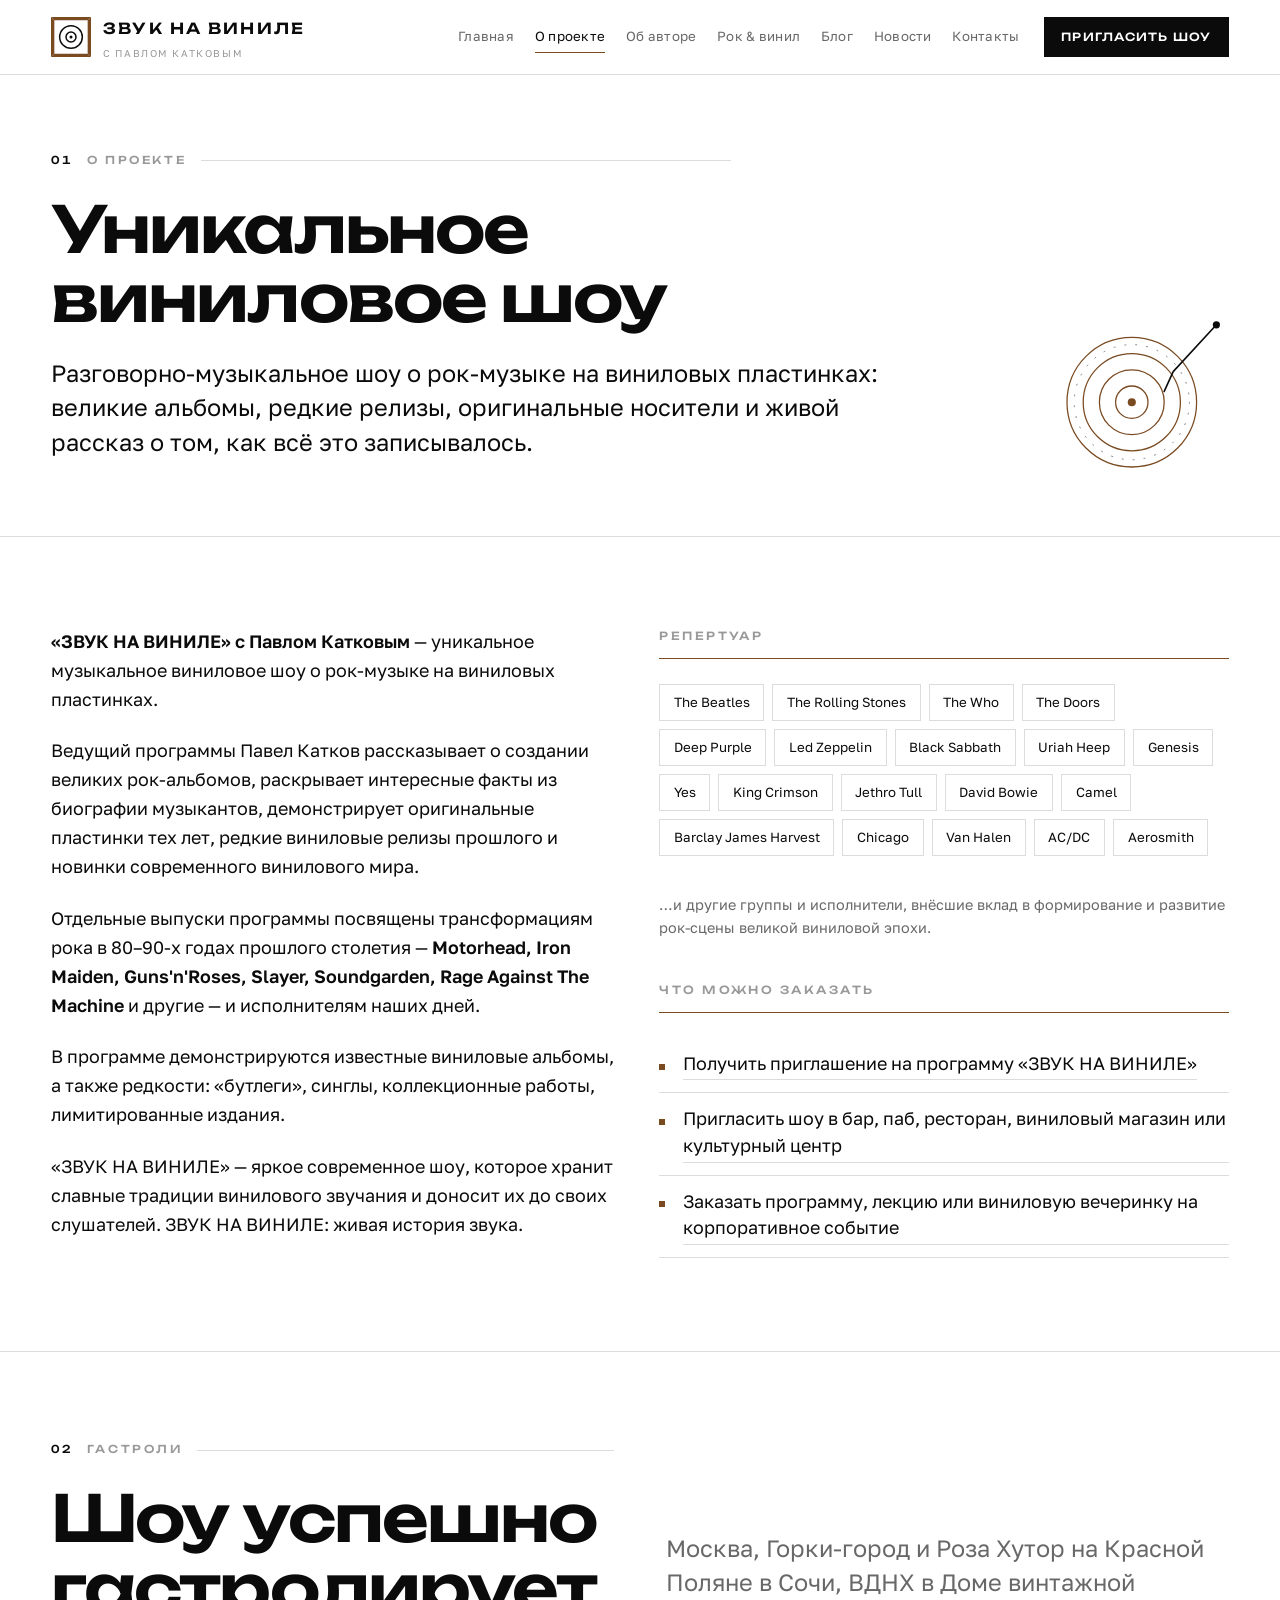
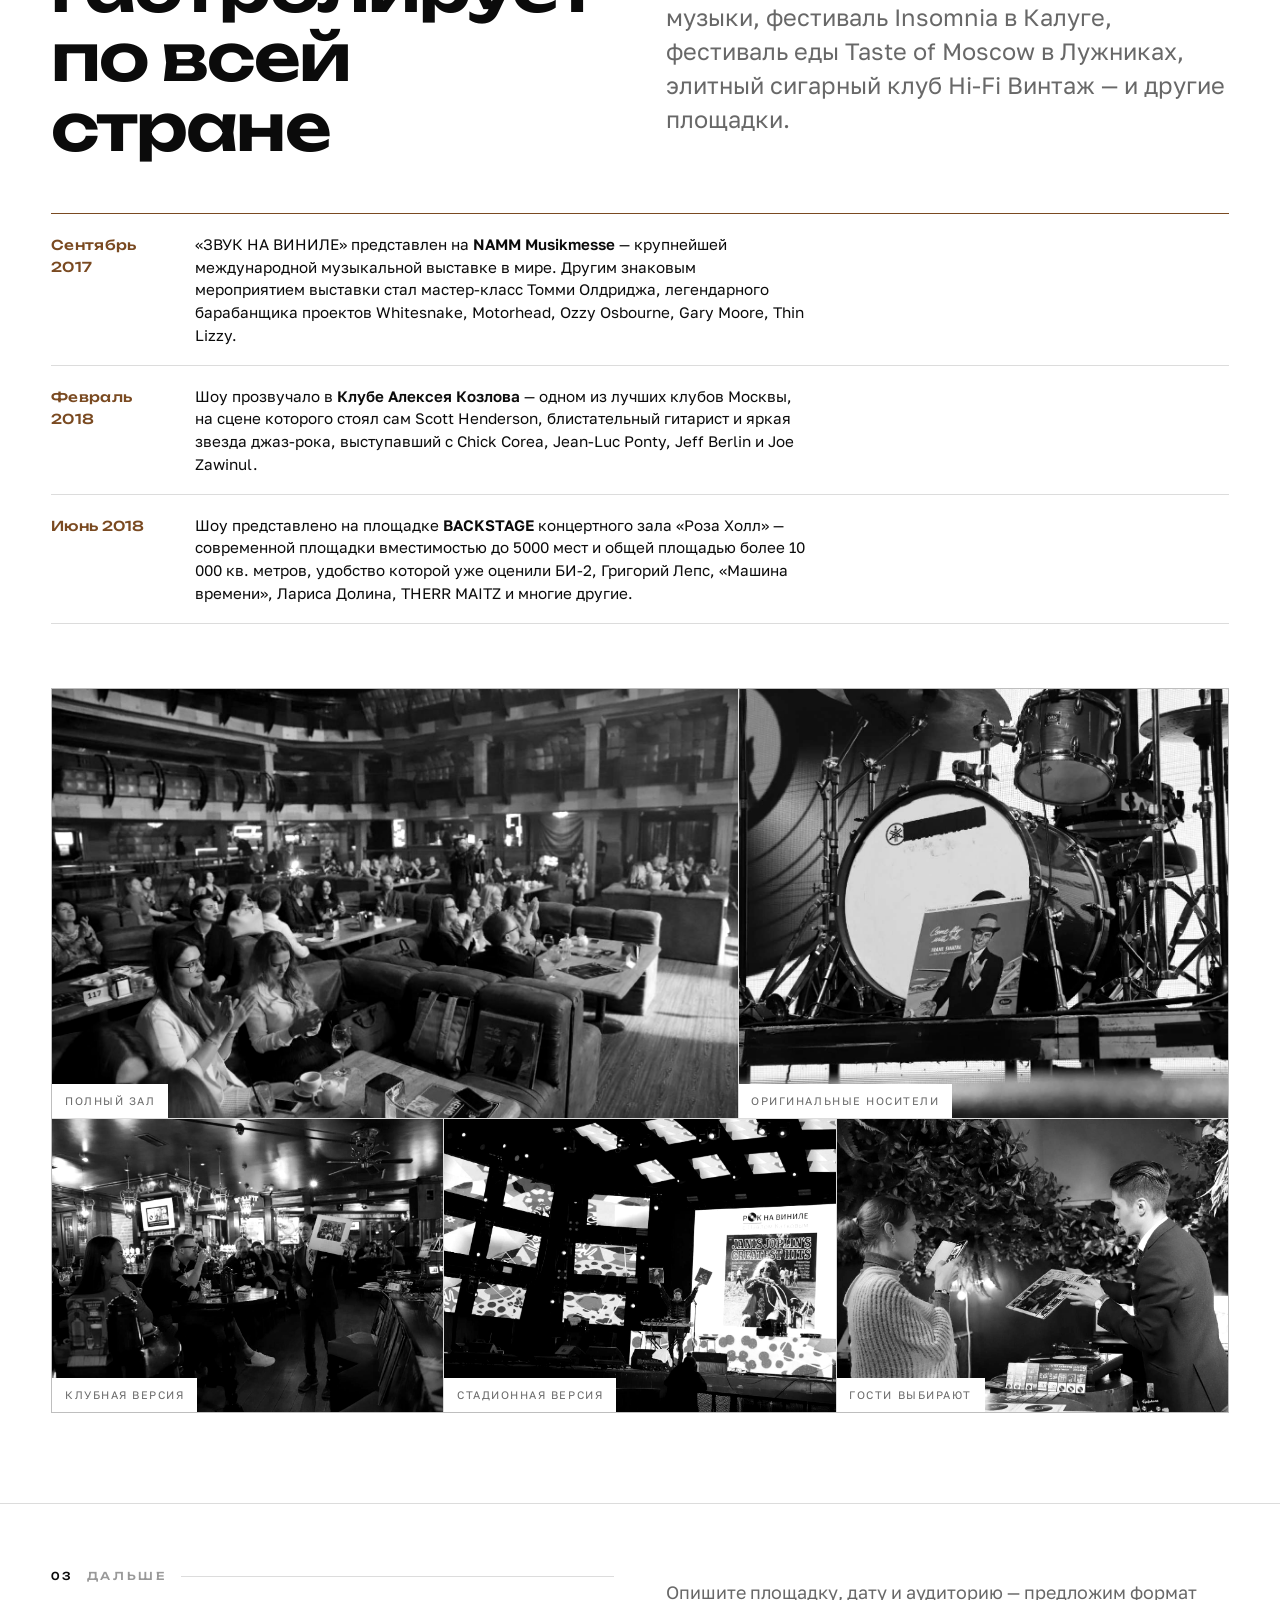
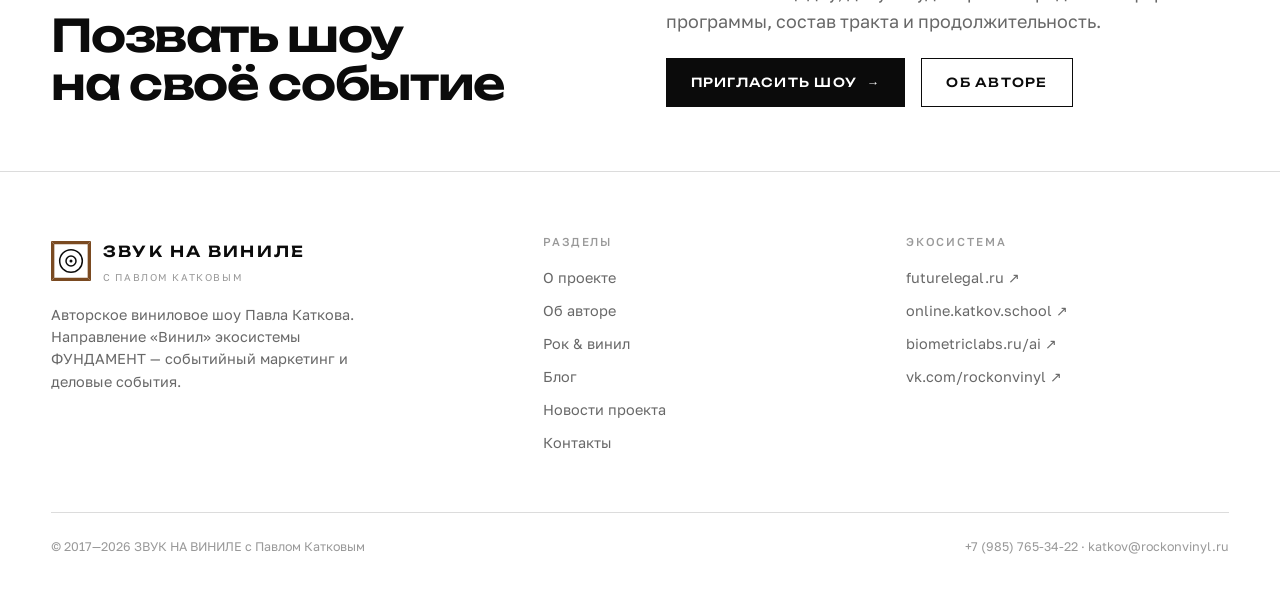
<file: about.html>
<!DOCTYPE html>
<html lang="ru">
<head>
<meta charset="utf-8">
<meta name="viewport" content="width=device-width, initial-scale=1">
<title>О проекте — ЗВУК НА ВИНИЛЕ с Павлом Катковым</title>
<meta name="description" content="Информация о проекте «ЗВУК НА ВИНИЛЕ» с Павлом Катковым: репертуар, гастроли, площадки, NAMM Musikmesse, Клуб Алексея Козлова, «Роза Холл».">
<meta property="og:title" content="О проекте — ЗВУК НА ВИНИЛЕ с Павлом Катковым">
<meta property="og:description" content="Информация о проекте «ЗВУК НА ВИНИЛЕ» с Павлом Катковым: репертуар, гастроли, площадки, NAMM Musikmesse, Клуб Алексея Козлова, «Роза Холл».">
<meta property="og:type" content="article">
<meta property="og:image" content="assets/img/show/hall.jpg">
<meta name="theme-color" content="#FFFFFF">
<link rel="icon" href="assets/img/logo-sov.svg" type="image/svg+xml">
<link rel="stylesheet" href="assets/css/fonts.css">
<link rel="stylesheet" href="assets/css/style.css">
<script>
/* Прятать секции до прокрутки разрешаем только при живом JavaScript.
   Класс снимается обратно сразу после main.js, если тот не отозвался. */
(function(d){var h=d.documentElement;h.className+=(h.className?" ":"")+"js-anim";})(document);
</script>
</head>
<body>

<!-- ==================== ШАПКА ==================== -->
<header class="top">
  <div class="shell top__in">
    <a class="brand" href="index.html" aria-label="ЗВУК НА ВИНИЛЕ — на главную">
      <svg viewBox="0 0 120 120" aria-hidden="true">
        <rect width="120" height="120" fill="#fff"/>
        <polygon points="0,0 120,0 110,10 10,10" fill="var(--wood)"/>
        <polygon points="120,0 120,120 110,110 110,10" fill="var(--wood)"/>
        <polygon points="120,120 0,120 10,110 110,110" fill="var(--wood)"/>
        <polygon points="0,120 0,0 10,10 10,110" fill="var(--wood)"/>
        <g fill="none" stroke="var(--ink)" stroke-width="4.5">
          <circle cx="60" cy="60" r="34"/><circle cx="60" cy="60" r="15"/>
        </g>
        <circle cx="60" cy="60" r="4.5" fill="var(--ink)"/>
      </svg>
      <span>
        <b>ЗВУК НА ВИНИЛЕ</b>
        <i>с Павлом Катковым</i>
      </span>
    </a>

    <button class="burger" aria-expanded="false" aria-controls="nav" aria-label="Меню">
      <span></span><span></span><span></span>
    </button>

    <nav class="nav" id="nav">
      <a href="index.html">Главная</a>
      <a href="about.html" aria-current="page">О проекте</a>
      <a href="autor.html">Об авторе</a>
      <a href="rockandvinyl.html">Рок &amp; винил</a>
      <a href="blog.html">Блог</a>
      <a href="newsproject.html">Новости</a>
      <a href="contacts.html">Контакты</a>
    </nav>

    <a class="btn btn--sm btn--solid" href="contacts.html#invite">Пригласить шоу</a>
  </div>
</header>

<main id="top">

<!-- ==================== ШАПКА СТРАНИЦЫ ==================== -->
<section class="page-head">
  <div class="shell page-head__grid">
    <div>
      <p class="eyebrow rise"><span class="idx">01</span> О проекте</p>
      <h1 class="rise">Уникальное<br>виниловое шоу</h1>
      <p class="lede rise">Разговорно-музыкальное шоу о рок-музыке на виниловых пластинках: великие альбомы, редкие релизы, оригинальные носители и живой рассказ о том, как всё это записывалось.</p>
    </div>
    <svg class="rise" viewBox="0 0 200 200" aria-hidden="true">
        <g class="k-line k-w" stroke-width="1.4">
          <circle cx="92" cy="108" r="72"/>
          <circle cx="92" cy="108" r="54"/>
          <circle cx="92" cy="108" r="36"/>
          <circle cx="92" cy="108" r="18"/>
        </g>
        <path class="k-line k-k" stroke-width="1.6" d="M186 22 L138 74 L128 96"/>
        <g class="spin-lp" style="transform-origin:92px 108px">
          <circle class="k-line k-k" cx="92" cy="108" r="64" stroke-dasharray="1 10" stroke-width="1" opacity=".55"/>
        </g>
        <circle class="k-fw" cx="92" cy="108" r="4.5"/>
        <circle class="k-fk" cx="186" cy="22" r="4"/>
      </svg>
  </div>
</section>

<!-- ==================== ТЕКСТ ==================== -->
<section class="sec sec--rule">
  <div class="shell">
    <div class="cols cols--2">
      <div class="prose rise">
        <p><b>«ЗВУК НА ВИНИЛЕ» с Павлом Катковым</b> — уникальное музыкальное виниловое шоу
        о рок-музыке на виниловых пластинках.</p>

        <p>Ведущий программы Павел Катков рассказывает о создании великих рок-альбомов,
        раскрывает интересные факты из биографии музыкантов, демонстрирует оригинальные
        пластинки тех лет, редкие виниловые релизы прошлого и новинки современного
        винилового мира.</p>

        <p>Отдельные выпуски программы посвящены трансформациям рока в 80–90-х годах
        прошлого столетия — <b>Motorhead, Iron Maiden, Guns'n'Roses, Slayer, Soundgarden,
        Rage Against The Machine</b> и другие — и исполнителям наших дней.</p>

        <p>В программе демонстрируются известные виниловые альбомы, а также редкости:
        «бутлеги», синглы, коллекционные работы, лимитированные издания.</p>

        <p>«ЗВУК НА ВИНИЛЕ» — яркое современное шоу, которое хранит славные традиции
        винилового звучания и доносит их до своих слушателей.
        ЗВУК НА ВИНИЛЕ: живая история звука.</p>
      </div>

      <div class="rise">
        <span class="sub">Репертуар</span>
        <ul class="tags" style="margin-bottom:2.4rem">
          <li>The Beatles</li><li>The Rolling Stones</li><li>The Who</li><li>The Doors</li>
          <li>Deep Purple</li><li>Led Zeppelin</li><li>Black Sabbath</li><li>Uriah Heep</li>
          <li>Genesis</li><li>Yes</li><li>King Crimson</li><li>Jethro Tull</li>
          <li>David Bowie</li><li>Camel</li><li>Barclay James Harvest</li><li>Chicago</li>
          <li>Van Halen</li><li>AC/DC</li><li>Aerosmith</li>
        </ul>
        <p class="small muted">…и другие группы и исполнители, внёсшие вклад в формирование
        и развитие рок-сцены великой виниловой эпохи.</p>

        <span class="sub" style="margin-top:2.6rem">Что можно заказать</span>
        <ul class="list-rule">
          <li><a class="link-ul" href="contacts.html#invite">Получить приглашение на программу «ЗВУК НА ВИНИЛЕ»</a></li>
          <li><a class="link-ul" href="contacts.html#invite">Пригласить шоу в бар, паб, ресторан, виниловый магазин или культурный центр</a></li>
          <li><a class="link-ul" href="contacts.html#invite">Заказать программу, лекцию или виниловую вечеринку на корпоративное событие</a></li>
        </ul>
      </div>
    </div>
  </div>
</section>

<!-- ==================== ГАСТРОЛИ ==================== -->
<section class="sec sec--rule">
  <div class="shell">
    <div class="sec__head">
      <div class="rise">
        <p class="eyebrow"><span class="idx">02</span> Гастроли</p>
        <h2>Шоу успешно гастролирует<br>по всей стране</h2>
      </div>
      <p class="lede muted rise">
        Москва, Горки-город и Роза Хутор на Красной Поляне в Сочи, ВДНХ в Доме винтажной
        музыки, фестиваль Insomnia в Калуге, фестиваль еды Taste of Moscow в Лужниках,
        элитный сигарный клуб Hi-Fi Винтаж — и другие площадки.
      </p>
    </div>

    <ul class="timeline rise" style="margin-bottom:clamp(2.5rem,5vw,4rem)">
      <li><time>Сентябрь 2017</time><p>«ЗВУК НА ВИНИЛЕ» представлен на <b>NAMM Musikmesse</b> —
        крупнейшей международной музыкальной выставке в мире. Другим знаковым мероприятием
        выставки стал мастер-класс Томми Олдриджа, легендарного барабанщика проектов
        Whitesnake, Motorhead, Ozzy Osbourne, Gary Moore, Thin Lizzy.</p></li>
      <li><time>Февраль 2018</time><p>Шоу прозвучало в <b>Клубе Алексея Козлова</b> — одном
        из лучших клубов Москвы, на сцене которого стоял сам Scott Henderson, блистательный
        гитарист и яркая звезда джаз-рока, выступавший с Chick Corea, Jean-Luc Ponty,
        Jeff Berlin и Joe Zawinul.</p></li>
      <li><time>Июнь 2018</time><p>Шоу представлено на площадке <b>BACKSTAGE</b> концертного
        зала «Роза Холл» — современной площадки вместимостью до 5000 мест и общей площадью
        более 10 000 кв. метров, удобство которой уже оценили БИ-2, Григорий Лепс,
        «Машина времени», Лариса Долина, THERR MAITZ и многие другие.</p></li>
    </ul>

    <div class="shots rise">
      <figure class="s-a">
        <img src="assets/img/show/hall.jpg" alt="Полный зал на виниловом шоу" loading="lazy">
        <figcaption>Полный зал</figcaption>
      </figure>
      <figure class="s-b">
        <img src="assets/img/show/stage-detail.jpg" alt="Сцена, установка и оригинальная пластинка" loading="lazy">
        <figcaption>Оригинальные носители</figcaption>
      </figure>
      <figure class="s-c">
        <img src="assets/img/show/club.jpg" alt="Клубная версия шоу" loading="lazy">
        <figcaption>Клубная версия</figcaption>
      </figure>
      <figure class="s-d">
        <img src="assets/img/show/stage-rock.jpg" alt="Шоу «Рок на виниле» на большой сцене" loading="lazy">
        <figcaption>Стадионная версия</figcaption>
      </figure>
      <figure class="s-e">
        <img src="assets/img/show/guest.jpg" alt="Гостья шоу выбирает пластинку" loading="lazy">
        <figcaption>Гости выбирают</figcaption>
      </figure>
    </div>
  </div>
</section>

<!-- ==================== ПЕРЕХОД ==================== -->
<section class="sec sec--tight sec--rule">
  <div class="shell">
    <div class="sec__head" style="margin-bottom:0">
      <div class="rise">
        <p class="eyebrow"><span class="idx">03</span> Дальше</p>
        <h2 style="font-size:var(--step-3)">Позвать шоу<br>на своё событие</h2>
      </div>
      <div class="rise">
        <p class="muted">Опишите площадку, дату и аудиторию — предложим формат программы,
        состав тракта и продолжительность.</p>
        <div class="btn-row" style="margin-top:1.4rem">
          <a class="btn btn--solid" href="contacts.html#invite">Пригласить шоу <span class="arrow">→</span></a>
          <a class="btn" href="autor.html">Об авторе</a>
        </div>
      </div>
    </div>
  </div>
</section>

</main>

<footer class="foot">
  <div class="shell">
    <div class="foot__in">
      <div>
        <a class="brand" href="index.html" style="margin-bottom:1.2rem">
          <svg viewBox="0 0 120 120" aria-hidden="true">
        <rect width="120" height="120" fill="#fff"/>
        <polygon points="0,0 120,0 110,10 10,10" fill="var(--wood)"/>
        <polygon points="120,0 120,120 110,110 110,10" fill="var(--wood)"/>
        <polygon points="120,120 0,120 10,110 110,110" fill="var(--wood)"/>
        <polygon points="0,120 0,0 10,10 10,110" fill="var(--wood)"/>
        <g fill="none" stroke="var(--ink)" stroke-width="4.5">
          <circle cx="60" cy="60" r="34"/><circle cx="60" cy="60" r="15"/>
        </g>
        <circle cx="60" cy="60" r="4.5" fill="var(--ink)"/>
      </svg>
          <span><b>ЗВУК НА ВИНИЛЕ</b><i>с Павлом Катковым</i></span>
        </a>
        <p class="small muted" style="max-width:38ch">
          Авторское виниловое шоу Павла Каткова. Направление «Винил» экосистемы
          ФУНДАМЕНТ — событийный маркетинг и деловые события.
        </p>
      </div>
      <div>
        <h4>Разделы</h4>
        <ul>
          <li><a href="about.html">О проекте</a></li>
          <li><a href="autor.html">Об авторе</a></li>
          <li><a href="rockandvinyl.html">Рок &amp; винил</a></li>
          <li><a href="blog.html">Блог</a></li>
          <li><a href="newsproject.html">Новости проекта</a></li>
          <li><a href="contacts.html">Контакты</a></li>
        </ul>
      </div>
      <div>
        <h4>Экосистема</h4>
        <ul>
          <li><a href="https://futurelegal.ru/" target="_blank" rel="noopener">futurelegal.ru ↗</a></li>
          <li><a href="https://online.katkov.school/school" target="_blank" rel="noopener">online.katkov.school ↗</a></li>
          <li><a href="https://biometriclabs.ru/ai/" target="_blank" rel="noopener">biometriclabs.ru/ai ↗</a></li>
          <li><a href="https://vk.com/rockonvinyl" target="_blank" rel="noopener">vk.com/rockonvinyl ↗</a></li>
        </ul>
      </div>
    </div>
    <div class="foot__bar">
      <span>© 2017—2026 ЗВУК НА ВИНИЛЕ с Павлом Катковым</span>
      <span>+7 (985) 765-34-22 · katkov@rockonvinyl.ru</span>
    </div>
  </div>
</footer>

<script src="assets/js/main.js"></script>
<script>
/* Исполняется сразу после main.js: обычный <script src> блокирующий,
   поэтому если файл вырезал блокировщик, он не догрузился или упал с ошибкой —
   класса js-ready нет, и мы возвращаем странице полную видимость. */
(function(d){var h=d.documentElement;
if(h.className.indexOf("js-ready")<0){h.className=h.className.replace(/\s*js-anim/,"");}})(document);
</script>
</body>
</html>
</file>
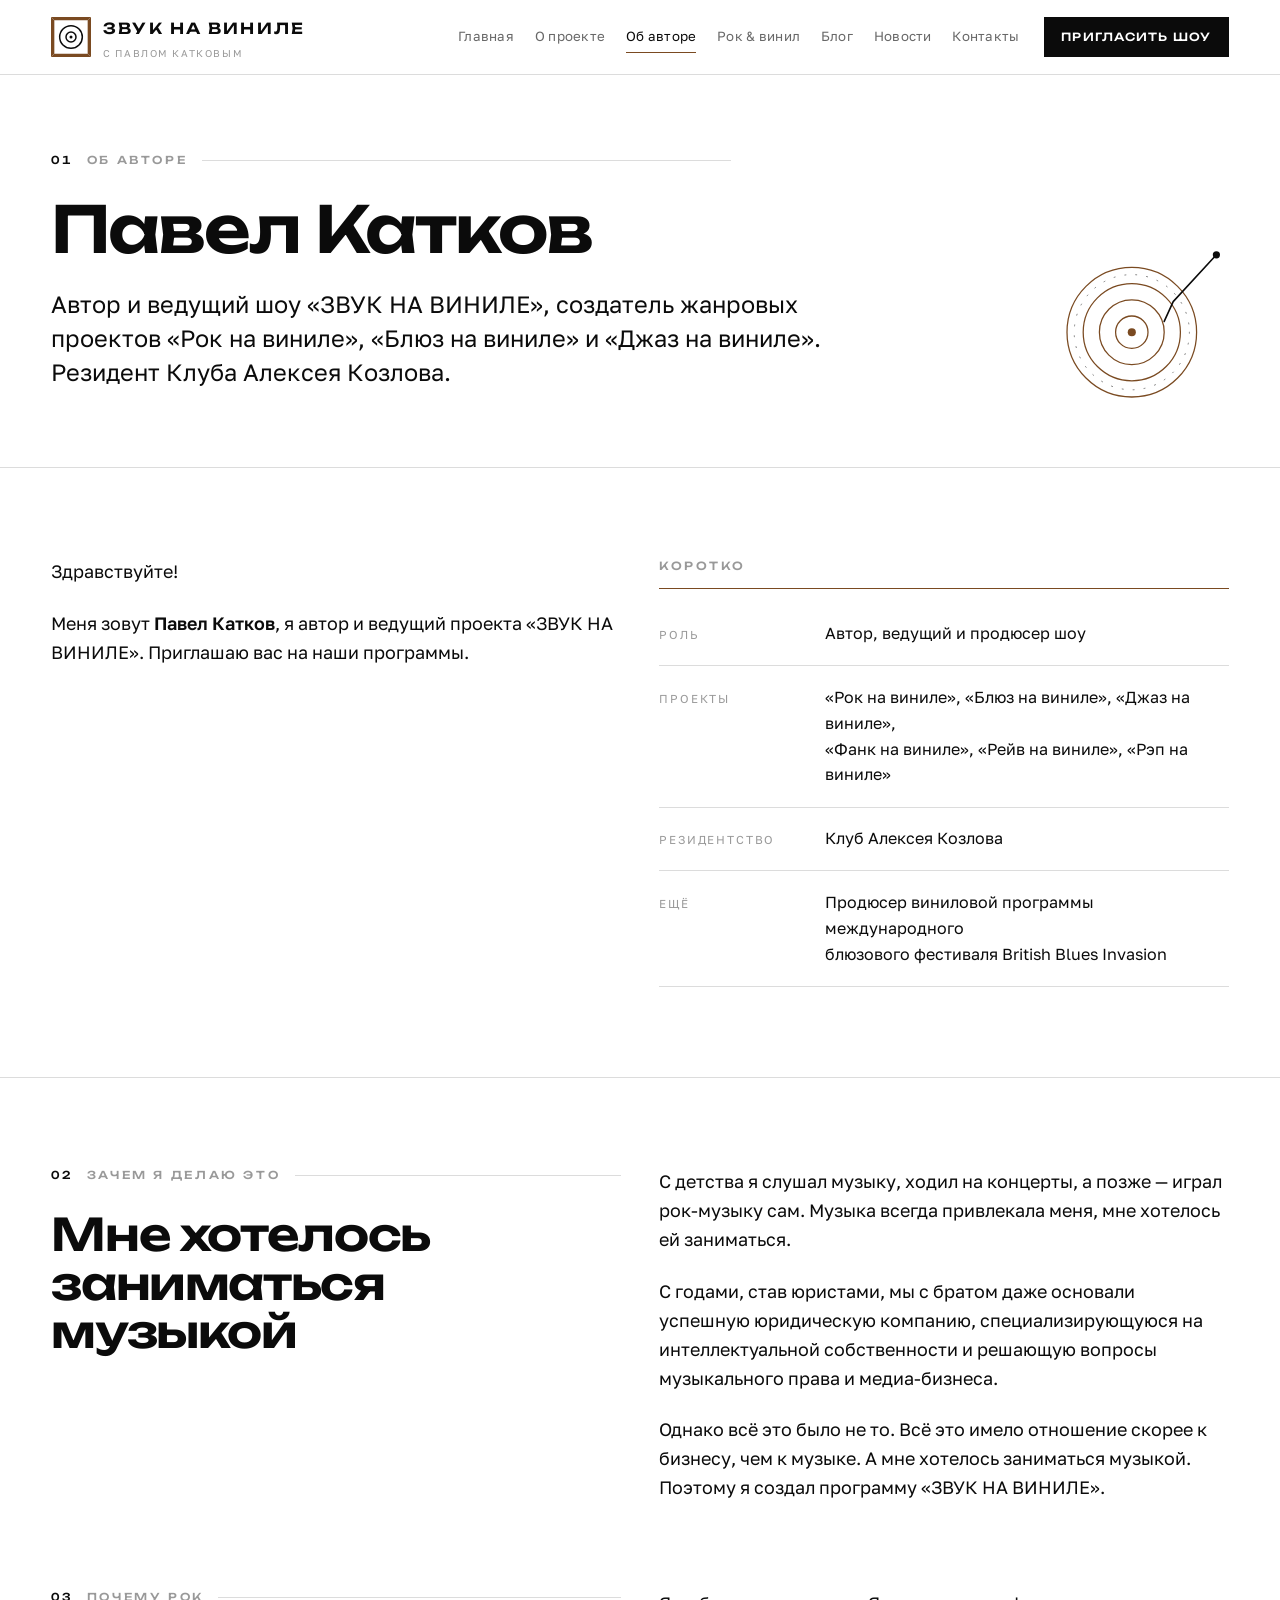
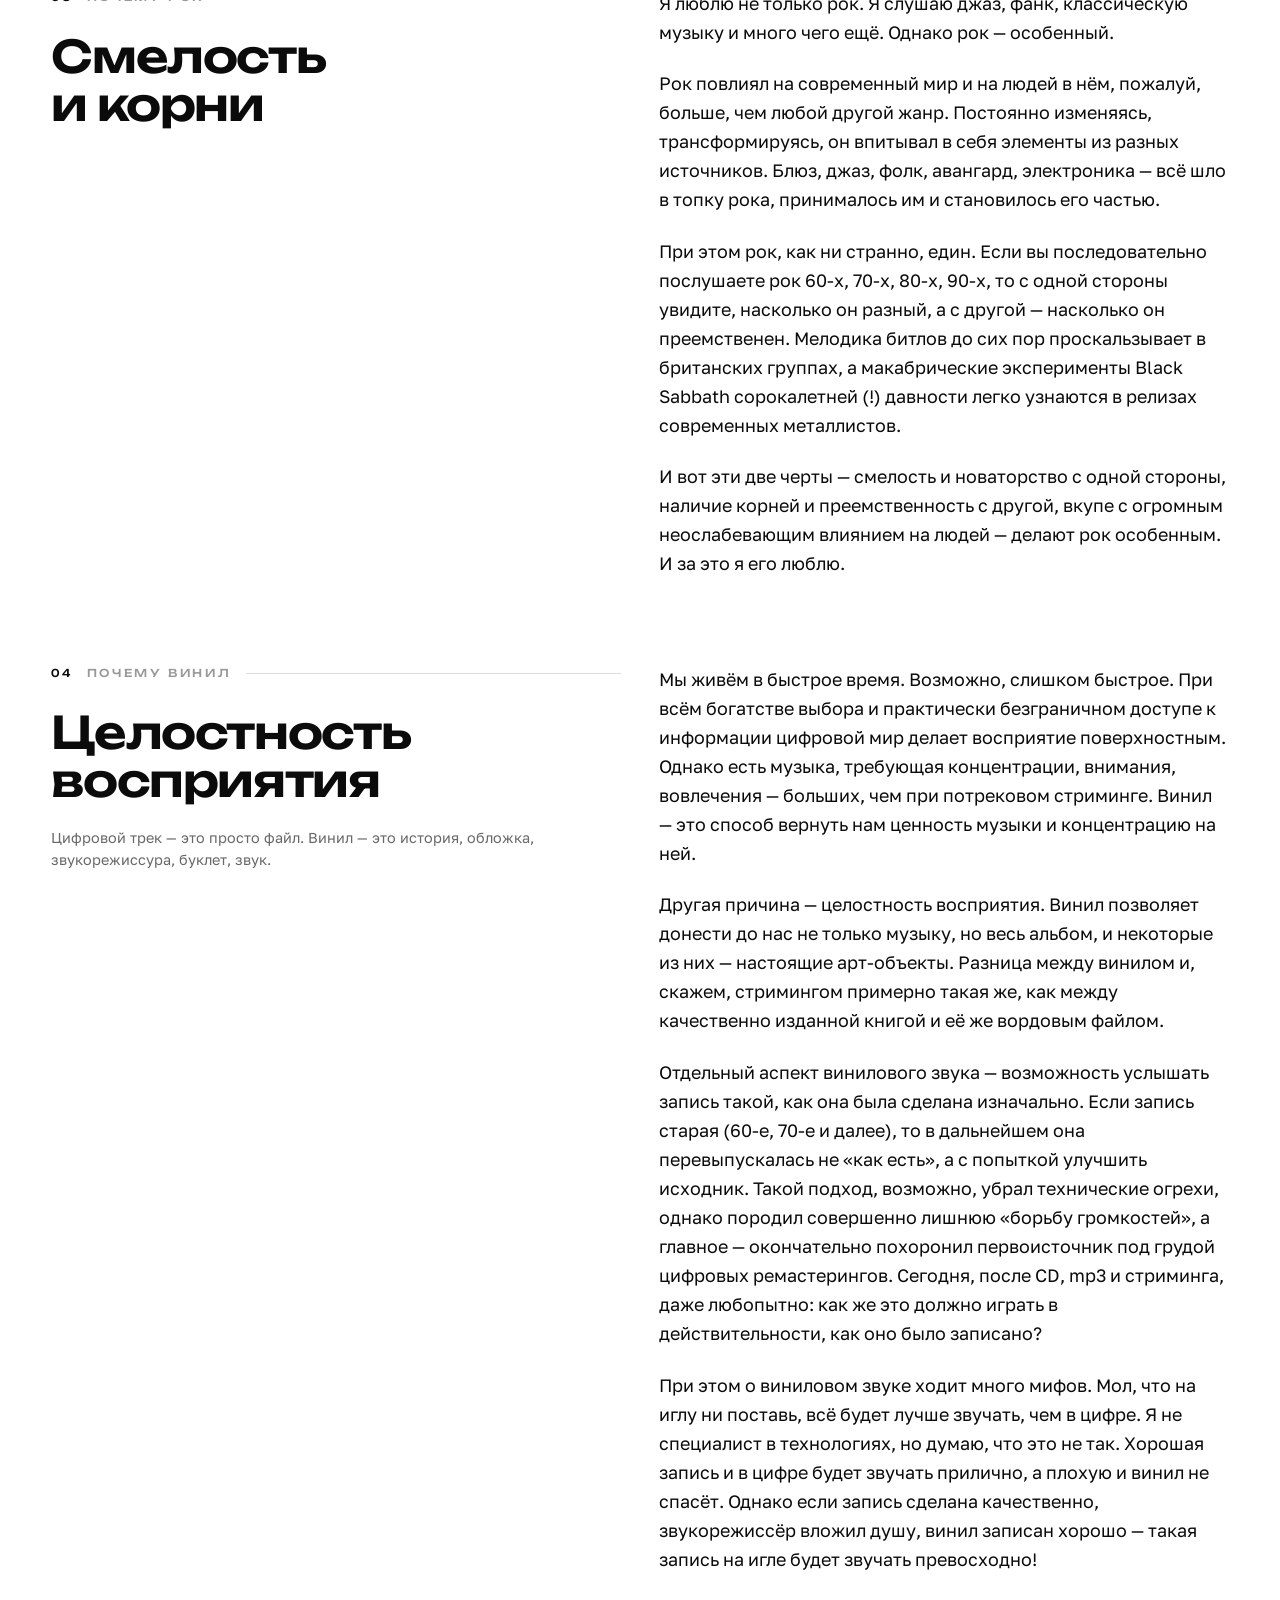
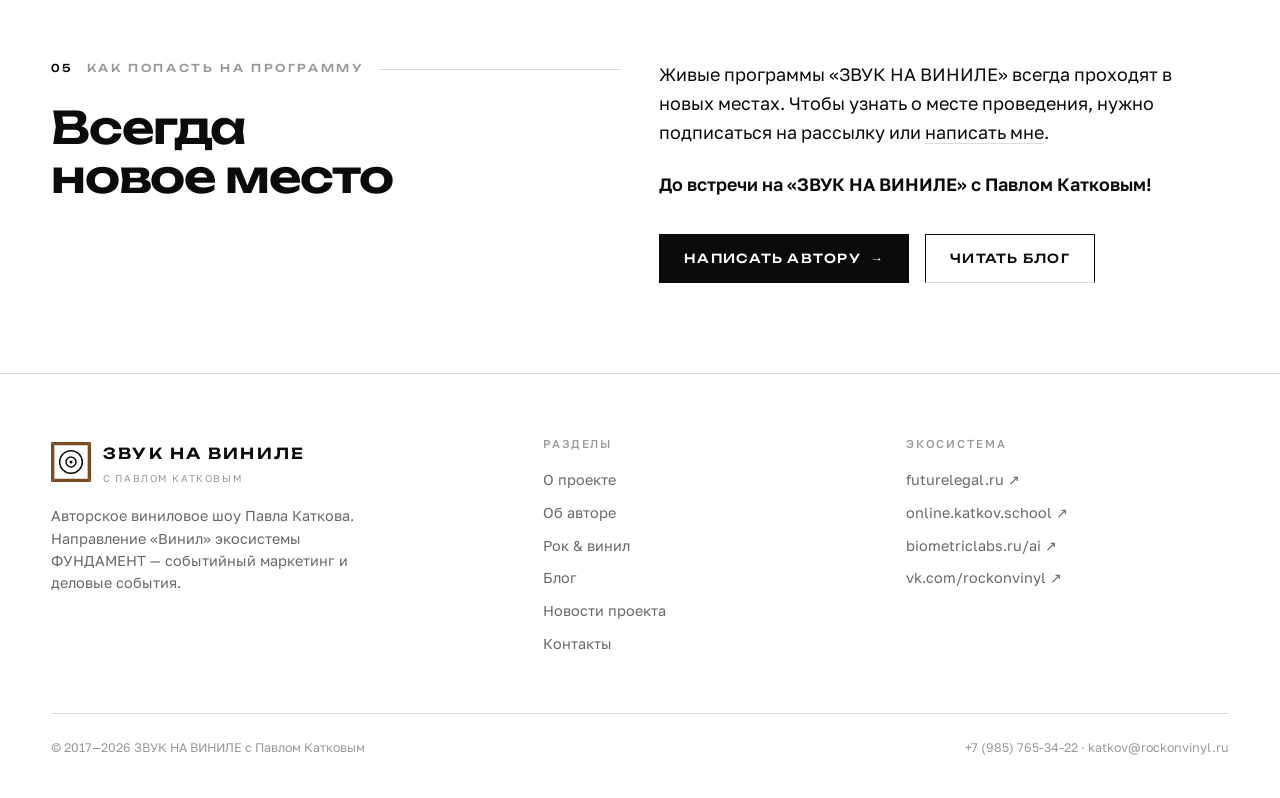
<file: autor.html>
<!DOCTYPE html>
<html lang="ru">
<head>
<meta charset="utf-8">
<meta name="viewport" content="width=device-width, initial-scale=1">
<title>Об авторе — ЗВУК НА ВИНИЛЕ с Павлом Катковым</title>
<meta name="description" content="Павел Катков — автор и ведущий проекта «ЗВУК НА ВИНИЛЕ»: зачем я делаю это, почему рок, почему винил и как попасть на программу.">
<meta property="og:title" content="Об авторе — ЗВУК НА ВИНИЛЕ с Павлом Катковым">
<meta property="og:description" content="Павел Катков — автор и ведущий проекта «ЗВУК НА ВИНИЛЕ»: зачем я делаю это, почему рок, почему винил и как попасть на программу.">
<meta property="og:type" content="article">
<meta property="og:image" content="assets/img/show/stage-big.jpg">
<meta name="theme-color" content="#FFFFFF">
<link rel="icon" href="assets/img/logo-sov.svg" type="image/svg+xml">
<link rel="stylesheet" href="assets/css/fonts.css">
<link rel="stylesheet" href="assets/css/style.css">
<script>
/* Прятать секции до прокрутки разрешаем только при живом JavaScript.
   Класс снимается обратно сразу после main.js, если тот не отозвался. */
(function(d){var h=d.documentElement;h.className+=(h.className?" ":"")+"js-anim";})(document);
</script>
</head>
<body>

<!-- ==================== ШАПКА ==================== -->
<header class="top">
  <div class="shell top__in">
    <a class="brand" href="index.html" aria-label="ЗВУК НА ВИНИЛЕ — на главную">
      <svg viewBox="0 0 120 120" aria-hidden="true">
        <rect width="120" height="120" fill="#fff"/>
        <polygon points="0,0 120,0 110,10 10,10" fill="var(--wood)"/>
        <polygon points="120,0 120,120 110,110 110,10" fill="var(--wood)"/>
        <polygon points="120,120 0,120 10,110 110,110" fill="var(--wood)"/>
        <polygon points="0,120 0,0 10,10 10,110" fill="var(--wood)"/>
        <g fill="none" stroke="var(--ink)" stroke-width="4.5">
          <circle cx="60" cy="60" r="34"/><circle cx="60" cy="60" r="15"/>
        </g>
        <circle cx="60" cy="60" r="4.5" fill="var(--ink)"/>
      </svg>
      <span>
        <b>ЗВУК НА ВИНИЛЕ</b>
        <i>с Павлом Катковым</i>
      </span>
    </a>

    <button class="burger" aria-expanded="false" aria-controls="nav" aria-label="Меню">
      <span></span><span></span><span></span>
    </button>

    <nav class="nav" id="nav">
      <a href="index.html">Главная</a>
      <a href="about.html">О проекте</a>
      <a href="autor.html" aria-current="page">Об авторе</a>
      <a href="rockandvinyl.html">Рок &amp; винил</a>
      <a href="blog.html">Блог</a>
      <a href="newsproject.html">Новости</a>
      <a href="contacts.html">Контакты</a>
    </nav>

    <a class="btn btn--sm btn--solid" href="contacts.html#invite">Пригласить шоу</a>
  </div>
</header>

<main id="top">

<!-- ==================== ШАПКА СТРАНИЦЫ ==================== -->
<section class="page-head">
  <div class="shell page-head__grid">
    <div>
      <p class="eyebrow rise"><span class="idx">01</span> Об авторе</p>
      <h1 class="rise">Павел Катков</h1>
      <p class="lede rise">Автор и ведущий шоу «ЗВУК НА ВИНИЛЕ», создатель жанровых проектов «Рок на виниле», «Блюз на виниле» и «Джаз на виниле». Резидент Клуба Алексея Козлова.</p>
    </div>
    <svg class="rise" viewBox="0 0 200 200" aria-hidden="true">
        <g class="k-line k-w" stroke-width="1.4">
          <circle cx="92" cy="108" r="72"/>
          <circle cx="92" cy="108" r="54"/>
          <circle cx="92" cy="108" r="36"/>
          <circle cx="92" cy="108" r="18"/>
        </g>
        <path class="k-line k-k" stroke-width="1.6" d="M186 22 L138 74 L128 96"/>
        <g class="spin-lp" style="transform-origin:92px 108px">
          <circle class="k-line k-k" cx="92" cy="108" r="64" stroke-dasharray="1 10" stroke-width="1" opacity=".55"/>
        </g>
        <circle class="k-fw" cx="92" cy="108" r="4.5"/>
        <circle class="k-fk" cx="186" cy="22" r="4"/>
      </svg>
  </div>
</section>

<!-- ==================== ЗАЧЕМ ==================== -->
<section class="sec sec--rule">
  <div class="shell">
    <div class="cols cols--2">
      <div class="prose rise">
        <p>Здравствуйте!</p>
        <p>Меня зовут <b>Павел Катков</b>, я автор и ведущий проекта «ЗВУК НА ВИНИЛЕ».
        Приглашаю вас на наши программы.</p>
      </div>
      <div class="rise">
        <span class="sub">Коротко</span>
        <ul class="contact-list">
          <li><span class="k">Роль</span><span class="v">Автор, ведущий и продюсер шоу</span></li>
          <li><span class="k">Проекты</span><span class="v">«Рок на виниле», «Блюз на виниле», «Джаз на виниле»,<br>«Фанк на виниле», «Рейв на виниле», «Рэп на виниле»</span></li>
          <li><span class="k">Резидентство</span><span class="v">Клуб Алексея Козлова</span></li>
          <li><span class="k">Ещё</span><span class="v">Продюсер виниловой программы международного<br>блюзового фестиваля British Blues Invasion</span></li>
        </ul>
      </div>
    </div>
  </div>
</section>

<!-- ==================== ЧЕТЫРЕ ВОПРОСА ==================== -->
<section class="sec sec--rule">
  <div class="shell">
    <div class="cols cols--2" style="margin-bottom:clamp(2.5rem,5vw,4rem)">
      <div class="rise">
        <p class="eyebrow"><span class="idx">02</span> Зачем я делаю это</p>
        <h2 style="font-size:var(--step-3);margin-bottom:1.4rem">Мне хотелось<br>заниматься музыкой</h2>
      </div>
      <div class="prose rise">
        <p>С детства я слушал музыку, ходил на концерты, а позже — играл рок-музыку сам.
        Музыка всегда привлекала меня, мне хотелось ей заниматься.</p>
        <p>С годами, став юристами, мы с братом даже основали успешную юридическую компанию,
        специализирующуюся на интеллектуальной собственности и решающую вопросы музыкального
        права и медиа-бизнеса.</p>
        <p>Однако всё это было не то. Всё это имело отношение скорее к бизнесу, чем к музыке.
        А мне хотелось заниматься музыкой. Поэтому я создал программу «ЗВУК НА ВИНИЛЕ».</p>
      </div>
    </div>

    <div class="cols cols--2" style="margin-bottom:clamp(2.5rem,5vw,4rem)">
      <div class="rise">
        <p class="eyebrow"><span class="idx">03</span> Почему рок</p>
        <h2 style="font-size:var(--step-3);margin-bottom:1.4rem">Смелость<br>и корни</h2>
      </div>
      <div class="prose rise">
        <p>Я люблю не только рок. Я слушаю джаз, фанк, классическую музыку и много чего ещё.
        Однако рок — особенный.</p>
        <p>Рок повлиял на современный мир и на людей в нём, пожалуй, больше, чем любой другой
        жанр. Постоянно изменяясь, трансформируясь, он впитывал в себя элементы из разных
        источников. Блюз, джаз, фолк, авангард, электроника — всё шло в топку рока,
        принималось им и становилось его частью.</p>
        <p>При этом рок, как ни странно, един. Если вы последовательно послушаете рок 60-х,
        70-х, 80-х, 90-х, то с одной стороны увидите, насколько он разный, а с другой —
        насколько он преемственен. Мелодика битлов до сих пор проскальзывает в британских
        группах, а макабрические эксперименты Black Sabbath сорокалетней (!) давности легко
        узнаются в релизах современных металлистов.</p>
        <p>И вот эти две черты — смелость и новаторство с одной стороны, наличие корней
        и преемственность с другой, вкупе с огромным неослабевающим влиянием на людей —
        делают рок особенным. И за это я его люблю.</p>
      </div>
    </div>

    <div class="cols cols--2" style="margin-bottom:clamp(2.5rem,5vw,4rem)">
      <div class="rise">
        <p class="eyebrow"><span class="idx">04</span> Почему винил</p>
        <h2 style="font-size:var(--step-3);margin-bottom:1.4rem">Целостность<br>восприятия</h2>
        <p class="small muted">Цифровой трек — это просто файл. Винил — это история,
        обложка, звукорежиссура, буклет, звук.</p>
      </div>
      <div class="prose rise">
        <p>Мы живём в быстрое время. Возможно, слишком быстрое. При всём богатстве выбора
        и практически безграничном доступе к информации цифровой мир делает восприятие
        поверхностным. Однако есть музыка, требующая концентрации, внимания, вовлечения —
        больших, чем при потрековом стриминге. Винил — это способ вернуть нам ценность
        музыки и концентрацию на ней.</p>
        <p>Другая причина — целостность восприятия. Винил позволяет донести до нас не только
        музыку, но весь альбом, и некоторые из них — настоящие арт-объекты. Разница между
        винилом и, скажем, стримингом примерно такая же, как между качественно изданной
        книгой и её же вордовым файлом.</p>
        <p>Отдельный аспект винилового звука — возможность услышать запись такой, как она была
        сделана изначально. Если запись старая (60-е, 70-е и далее), то в дальнейшем она
        перевыпускалась не «как есть», а с попыткой улучшить исходник. Такой подход, возможно,
        убрал технические огрехи, однако породил совершенно лишнюю «борьбу громкостей»,
        а главное — окончательно похоронил первоисточник под грудой цифровых ремастерингов.
        Сегодня, после CD, mp3 и стриминга, даже любопытно: как же это должно играть
        в действительности, как оно было записано?</p>
        <p>При этом о виниловом звуке ходит много мифов. Мол, что на иглу ни поставь, всё
        будет лучше звучать, чем в цифре. Я не специалист в технологиях, но думаю, что это
        не так. Хорошая запись и в цифре будет звучать прилично, а плохую и винил не спасёт.
        Однако если запись сделана качественно, звукорежиссёр вложил душу, винил записан
        хорошо — такая запись на игле будет звучать превосходно!</p>
      </div>
    </div>

    <div class="cols cols--2">
      <div class="rise">
        <p class="eyebrow"><span class="idx">05</span> Как попасть на программу</p>
        <h2 style="font-size:var(--step-3);margin-bottom:1.4rem">Всегда<br>новое место</h2>
      </div>
      <div class="prose rise">
        <p>Живые программы «ЗВУК НА ВИНИЛЕ» всегда проходят в новых местах. Чтобы узнать
        о месте проведения, нужно подписаться на рассылку или
        <a href="contacts.html#invite">написать мне</a>.</p>
        <p><b>До встречи на «ЗВУК НА ВИНИЛЕ» с Павлом Катковым!</b></p>
        <div class="btn-row">
          <a class="btn btn--solid" href="contacts.html#invite">Написать автору <span class="arrow">→</span></a>
          <a class="btn" href="blog.html">Читать блог</a>
        </div>
      </div>
    </div>
  </div>
</section>

</main>

<footer class="foot">
  <div class="shell">
    <div class="foot__in">
      <div>
        <a class="brand" href="index.html" style="margin-bottom:1.2rem">
          <svg viewBox="0 0 120 120" aria-hidden="true">
        <rect width="120" height="120" fill="#fff"/>
        <polygon points="0,0 120,0 110,10 10,10" fill="var(--wood)"/>
        <polygon points="120,0 120,120 110,110 110,10" fill="var(--wood)"/>
        <polygon points="120,120 0,120 10,110 110,110" fill="var(--wood)"/>
        <polygon points="0,120 0,0 10,10 10,110" fill="var(--wood)"/>
        <g fill="none" stroke="var(--ink)" stroke-width="4.5">
          <circle cx="60" cy="60" r="34"/><circle cx="60" cy="60" r="15"/>
        </g>
        <circle cx="60" cy="60" r="4.5" fill="var(--ink)"/>
      </svg>
          <span><b>ЗВУК НА ВИНИЛЕ</b><i>с Павлом Катковым</i></span>
        </a>
        <p class="small muted" style="max-width:38ch">
          Авторское виниловое шоу Павла Каткова. Направление «Винил» экосистемы
          ФУНДАМЕНТ — событийный маркетинг и деловые события.
        </p>
      </div>
      <div>
        <h4>Разделы</h4>
        <ul>
          <li><a href="about.html">О проекте</a></li>
          <li><a href="autor.html">Об авторе</a></li>
          <li><a href="rockandvinyl.html">Рок &amp; винил</a></li>
          <li><a href="blog.html">Блог</a></li>
          <li><a href="newsproject.html">Новости проекта</a></li>
          <li><a href="contacts.html">Контакты</a></li>
        </ul>
      </div>
      <div>
        <h4>Экосистема</h4>
        <ul>
          <li><a href="https://futurelegal.ru/" target="_blank" rel="noopener">futurelegal.ru ↗</a></li>
          <li><a href="https://online.katkov.school/school" target="_blank" rel="noopener">online.katkov.school ↗</a></li>
          <li><a href="https://biometriclabs.ru/ai/" target="_blank" rel="noopener">biometriclabs.ru/ai ↗</a></li>
          <li><a href="https://vk.com/rockonvinyl" target="_blank" rel="noopener">vk.com/rockonvinyl ↗</a></li>
        </ul>
      </div>
    </div>
    <div class="foot__bar">
      <span>© 2017—2026 ЗВУК НА ВИНИЛЕ с Павлом Катковым</span>
      <span>+7 (985) 765-34-22 · katkov@rockonvinyl.ru</span>
    </div>
  </div>
</footer>

<script src="assets/js/main.js"></script>
<script>
/* Исполняется сразу после main.js: обычный <script src> блокирующий,
   поэтому если файл вырезал блокировщик, он не догрузился или упал с ошибкой —
   класса js-ready нет, и мы возвращаем странице полную видимость. */
(function(d){var h=d.documentElement;
if(h.className.indexOf("js-ready")<0){h.className=h.className.replace(/\s*js-anim/,"");}})(document);
</script>
</body>
</html>
</file>
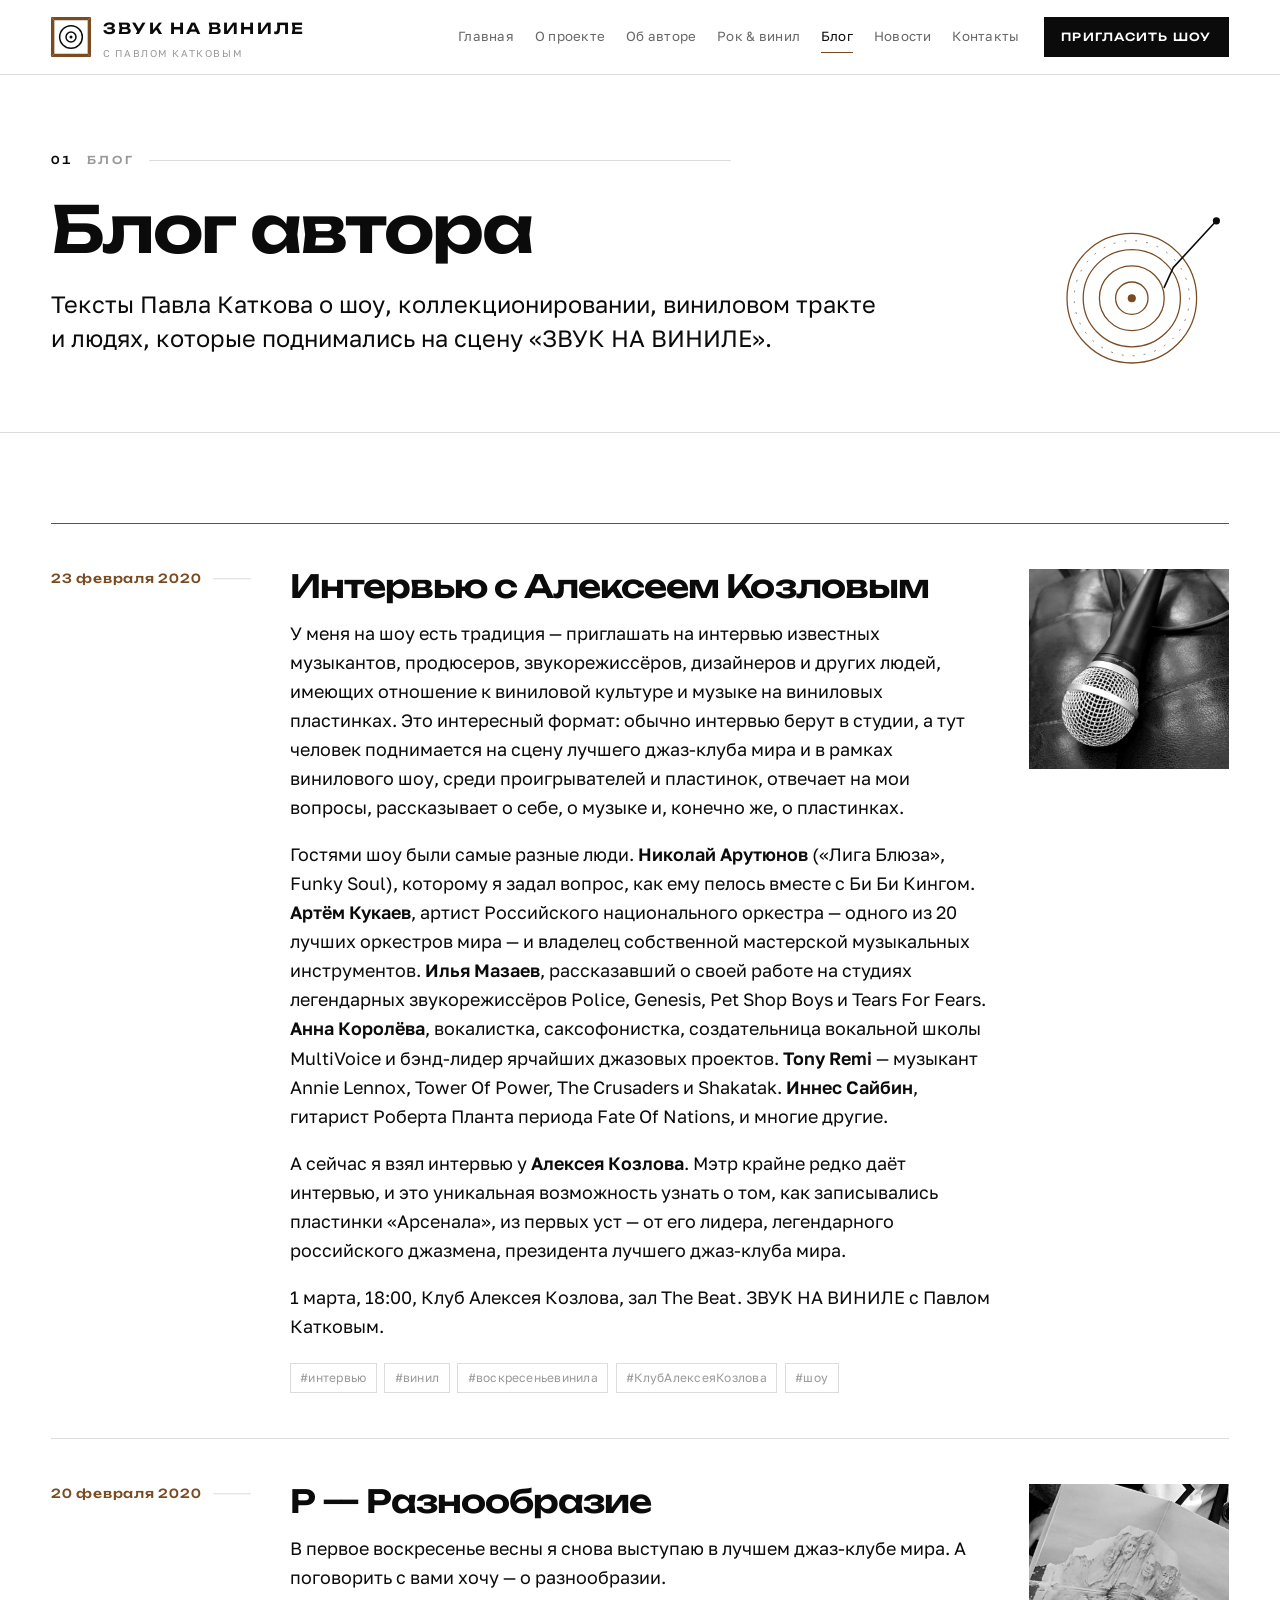
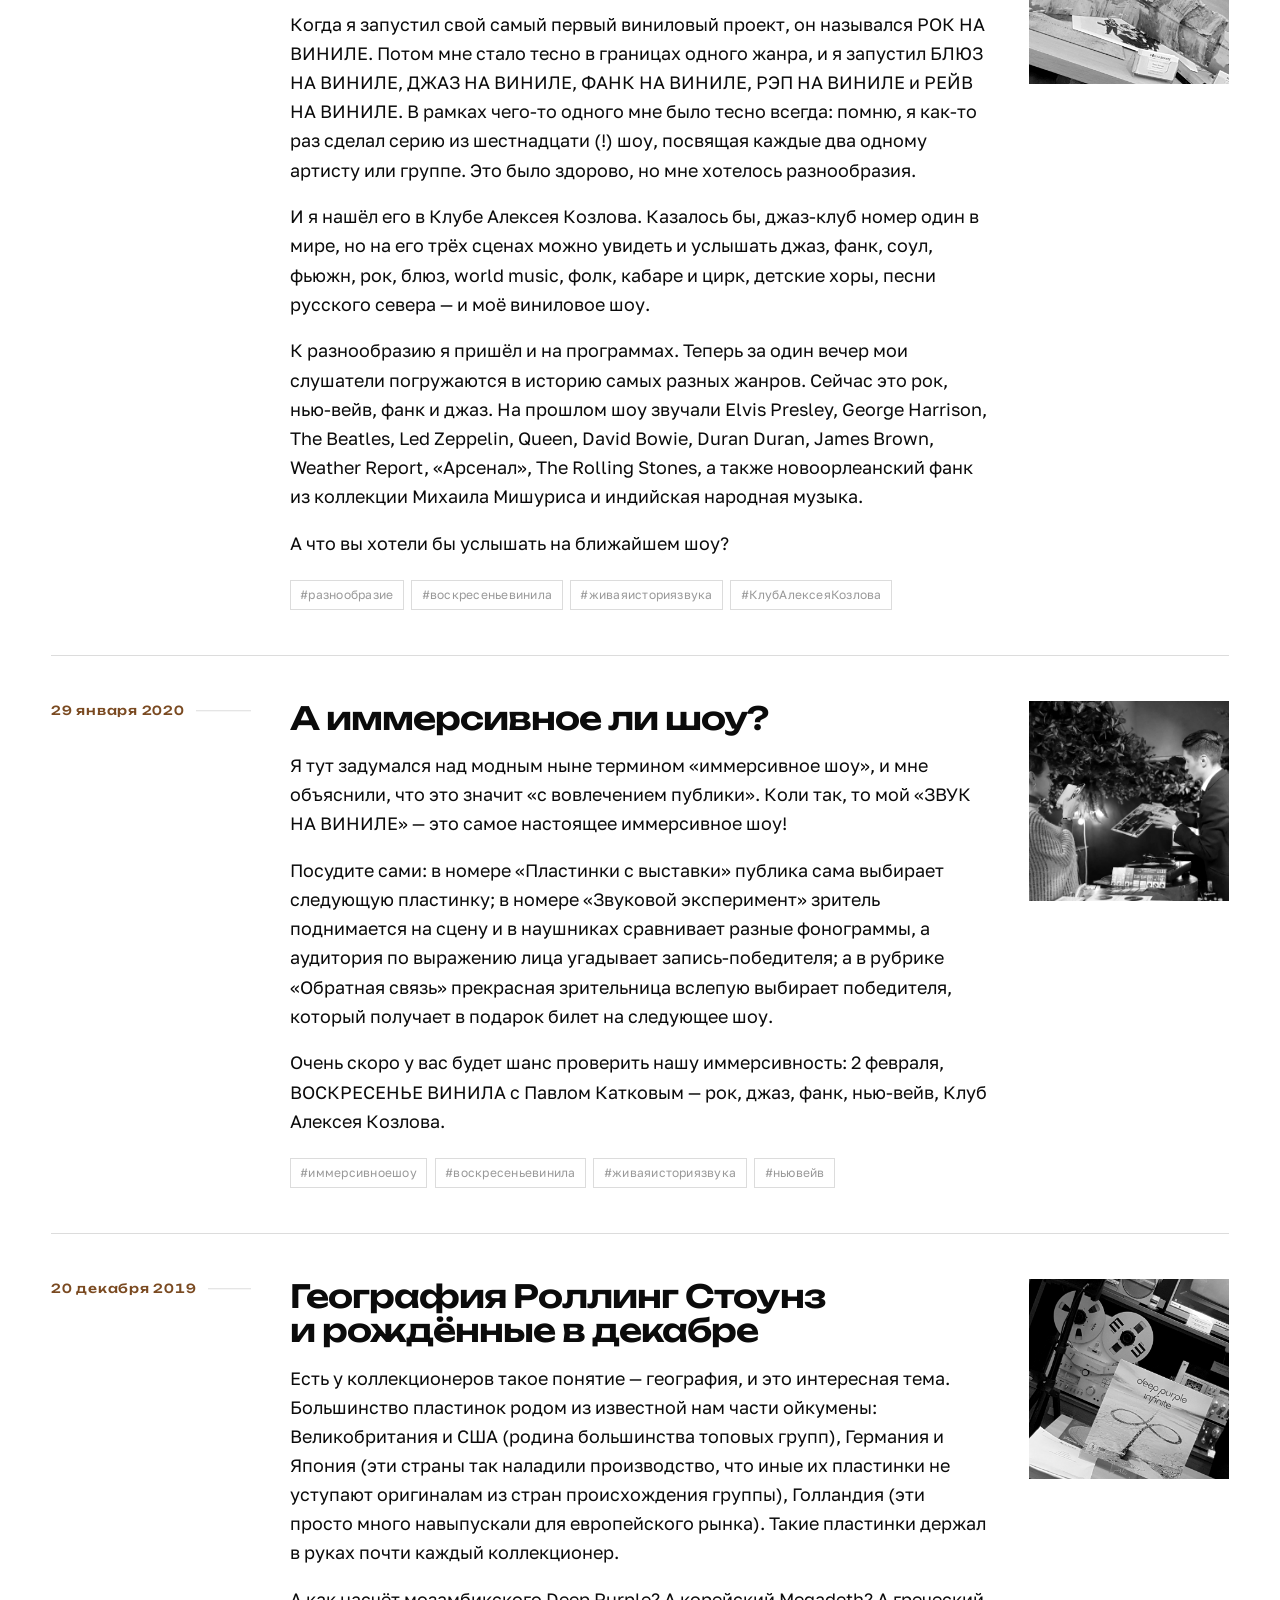
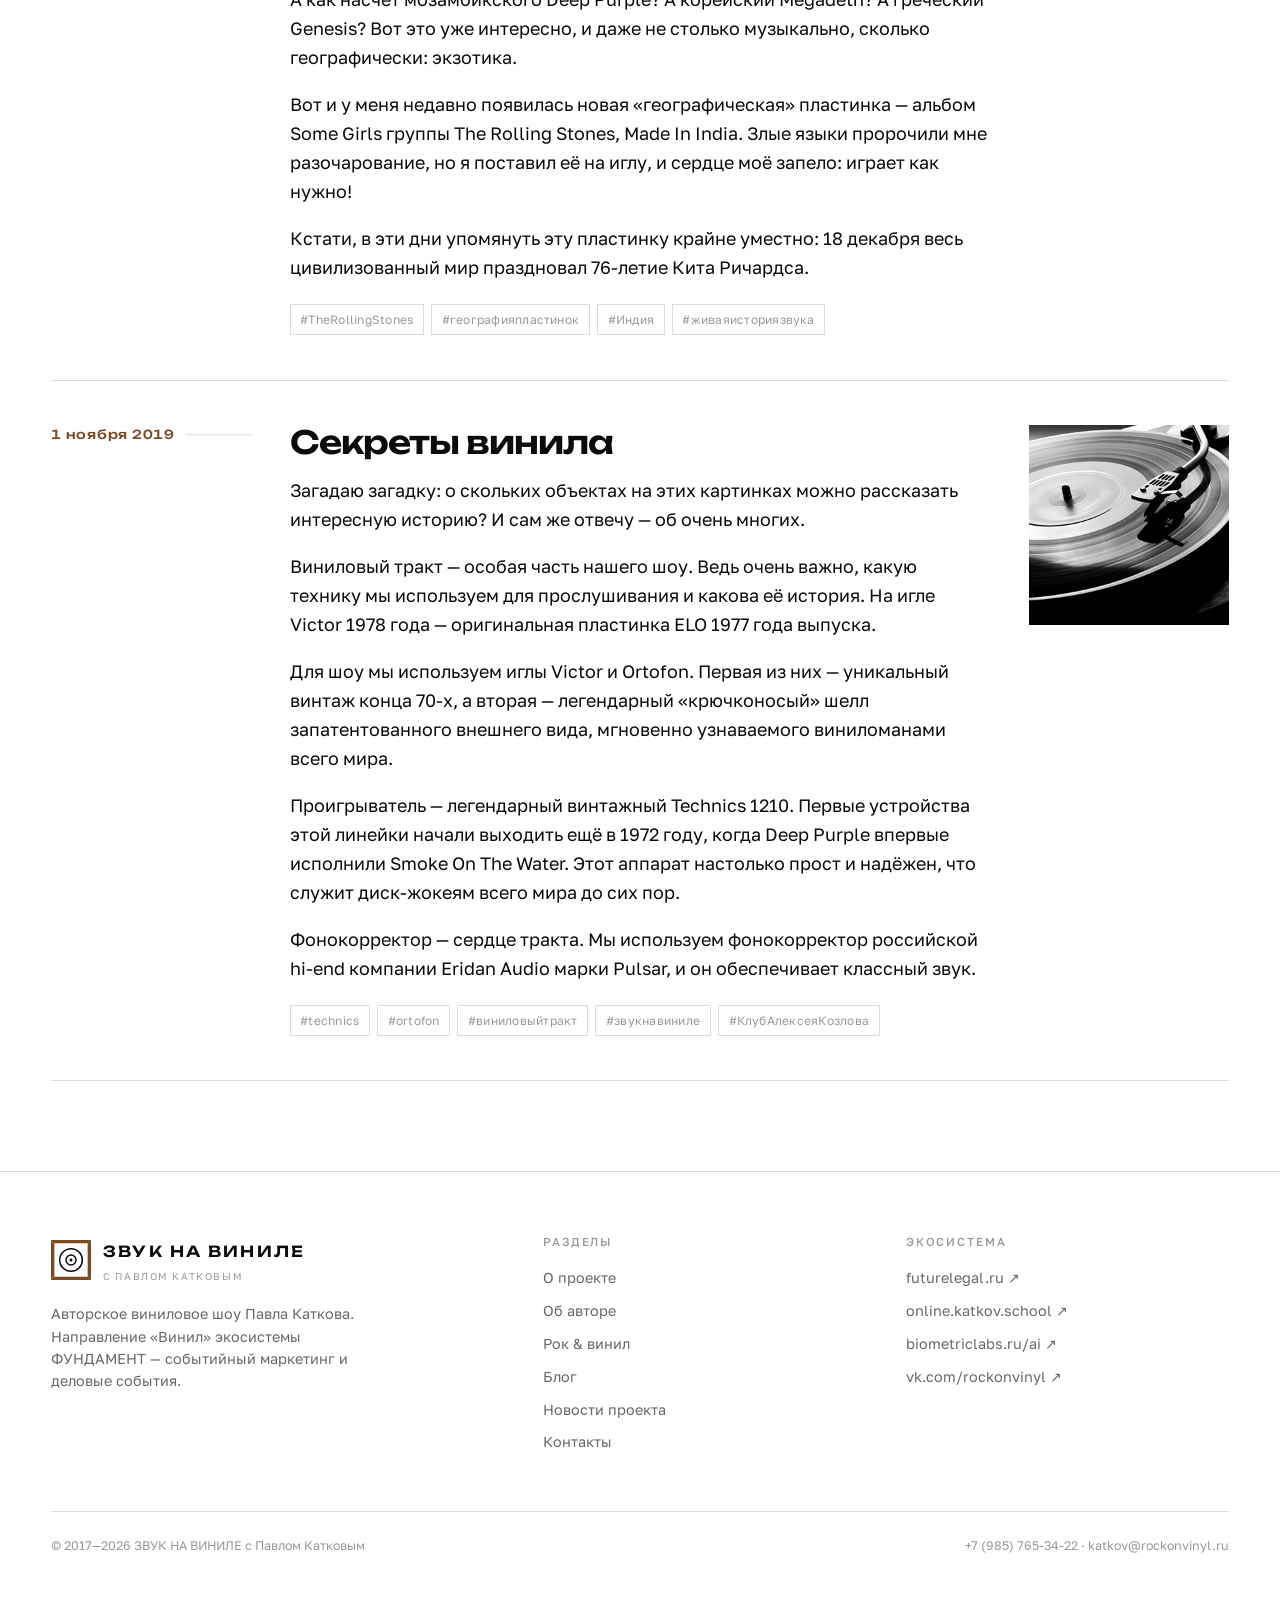
<file: blog.html>
<!DOCTYPE html>
<html lang="ru">
<head>
<meta charset="utf-8">
<meta name="viewport" content="width=device-width, initial-scale=1">
<title>Блог — ЗВУК НА ВИНИЛЕ с Павлом Катковым</title>
<meta name="description" content="Блог Павла Каткова: интервью с Алексеем Козловым, разнообразие жанров, иммерсивность шоу, география пластинок и секреты винилового тракта.">
<meta property="og:title" content="Блог — ЗВУК НА ВИНИЛЕ с Павлом Катковым">
<meta property="og:description" content="Блог Павла Каткова: интервью с Алексеем Козловым, разнообразие жанров, иммерсивность шоу, география пластинок и секреты винилового тракта.">
<meta property="og:type" content="article">
<meta property="og:image" content="assets/img/photo/mic.jpg">
<meta name="theme-color" content="#FFFFFF">
<link rel="icon" href="assets/img/logo-sov.svg" type="image/svg+xml">
<link rel="stylesheet" href="assets/css/fonts.css">
<link rel="stylesheet" href="assets/css/style.css">
<script>
/* Прятать секции до прокрутки разрешаем только при живом JavaScript.
   Класс снимается обратно сразу после main.js, если тот не отозвался. */
(function(d){var h=d.documentElement;h.className+=(h.className?" ":"")+"js-anim";})(document);
</script>
</head>
<body>

<!-- ==================== ШАПКА ==================== -->
<header class="top">
  <div class="shell top__in">
    <a class="brand" href="index.html" aria-label="ЗВУК НА ВИНИЛЕ — на главную">
      <svg viewBox="0 0 120 120" aria-hidden="true">
        <rect width="120" height="120" fill="#fff"/>
        <polygon points="0,0 120,0 110,10 10,10" fill="var(--wood)"/>
        <polygon points="120,0 120,120 110,110 110,10" fill="var(--wood)"/>
        <polygon points="120,120 0,120 10,110 110,110" fill="var(--wood)"/>
        <polygon points="0,120 0,0 10,10 10,110" fill="var(--wood)"/>
        <g fill="none" stroke="var(--ink)" stroke-width="4.5">
          <circle cx="60" cy="60" r="34"/><circle cx="60" cy="60" r="15"/>
        </g>
        <circle cx="60" cy="60" r="4.5" fill="var(--ink)"/>
      </svg>
      <span>
        <b>ЗВУК НА ВИНИЛЕ</b>
        <i>с Павлом Катковым</i>
      </span>
    </a>

    <button class="burger" aria-expanded="false" aria-controls="nav" aria-label="Меню">
      <span></span><span></span><span></span>
    </button>

    <nav class="nav" id="nav">
      <a href="index.html">Главная</a>
      <a href="about.html">О проекте</a>
      <a href="autor.html">Об авторе</a>
      <a href="rockandvinyl.html">Рок &amp; винил</a>
      <a href="blog.html" aria-current="page">Блог</a>
      <a href="newsproject.html">Новости</a>
      <a href="contacts.html">Контакты</a>
    </nav>

    <a class="btn btn--sm btn--solid" href="contacts.html#invite">Пригласить шоу</a>
  </div>
</header>

<main id="top">

<!-- ==================== ШАПКА СТРАНИЦЫ ==================== -->
<section class="page-head">
  <div class="shell page-head__grid">
    <div>
      <p class="eyebrow rise"><span class="idx">01</span> Блог</p>
      <h1 class="rise">Блог автора</h1>
      <p class="lede rise">Тексты Павла Каткова о шоу, коллекционировании, виниловом тракте и людях, которые поднимались на сцену «ЗВУК НА ВИНИЛЕ».</p>
    </div>
    <svg class="rise" viewBox="0 0 200 200" aria-hidden="true">
        <g class="k-line k-w" stroke-width="1.4">
          <circle cx="92" cy="108" r="72"/>
          <circle cx="92" cy="108" r="54"/>
          <circle cx="92" cy="108" r="36"/>
          <circle cx="92" cy="108" r="18"/>
        </g>
        <path class="k-line k-k" stroke-width="1.6" d="M186 22 L138 74 L128 96"/>
        <g class="spin-lp" style="transform-origin:92px 108px">
          <circle class="k-line k-k" cx="92" cy="108" r="64" stroke-dasharray="1 10" stroke-width="1" opacity=".55"/>
        </g>
        <circle class="k-fw" cx="92" cy="108" r="4.5"/>
        <circle class="k-fk" cx="186" cy="22" r="4"/>
      </svg>
  </div>
</section>

<section class="sec sec--rule">
  <div class="shell">
    <div class="posts">
      <article class="post rise">
        <p class="post__date"><time datetime="2020-02-23">23 февраля 2020</time></p>
        <div>
          <h2>Интервью с Алексеем Козловым</h2>
          <p>У меня на шоу есть традиция — приглашать на интервью известных музыкантов, продюсеров, звукорежиссёров, дизайнеров и других людей, имеющих отношение к виниловой культуре и музыке на виниловых пластинках. Это интересный формат: обычно интервью берут в студии, а тут человек поднимается на сцену лучшего джаз-клуба мира и в рамках винилового шоу, среди проигрывателей и пластинок, отвечает на мои вопросы, рассказывает о себе, о музыке и, конечно же, о пластинках.</p>
          <p>Гостями шоу были самые разные люди. <b>Николай Арутюнов</b> («Лига Блюза», Funky Soul), которому я задал вопрос, как ему пелось вместе с Би Би Кингом. <b>Артём Кукаев</b>, артист Российского национального оркестра — одного из 20 лучших оркестров мира — и владелец собственной мастерской музыкальных инструментов. <b>Илья Мазаев</b>, рассказавший о своей работе на студиях легендарных звукорежиссёров Police, Genesis, Pet Shop Boys и Tears For Fears. <b>Анна Королёва</b>, вокалистка, саксофонистка, создательница вокальной школы MultiVoice и бэнд-лидер ярчайших джазовых проектов. <b>Tony Remi</b> — музыкант Annie Lennox, Tower Of Power, The Crusaders и Shakatak. <b>Иннес Сайбин</b>, гитарист Роберта Планта периода Fate Of Nations, и многие другие.</p>
          <p>А сейчас я взял интервью у <b>Алексея Козлова</b>. Мэтр крайне редко даёт интервью, и это уникальная возможность узнать о том, как записывались пластинки «Арсенала», из первых уст — от его лидера, легендарного российского джазмена, президента лучшего джаз-клуба мира.</p>
          <p>1 марта, 18:00, Клуб Алексея Козлова, зал The Beat. ЗВУК НА ВИНИЛЕ с Павлом Катковым.</p>
          <ul class="post__tags"><li>#интервью</li><li>#винил</li><li>#воскресеньевинила</li><li>#КлубАлексеяКозлова</li><li>#шоу</li></ul>
        </div>
        <figure class="post__img"><img src="assets/img/photo/mic.jpg" alt="Микрофон перед интервью на шоу" loading="lazy"></figure>
      </article>
      <article class="post rise">
        <p class="post__date"><time datetime="2020-02-20">20 февраля 2020</time></p>
        <div>
          <h2>Р — Разнообразие</h2>
          <p>В первое воскресенье весны я снова выступаю в лучшем джаз-клубе мира. А поговорить с вами хочу — о разнообразии.</p>
          <p>Когда я запустил свой самый первый виниловый проект, он назывался РОК НА ВИНИЛЕ. Потом мне стало тесно в границах одного жанра, и я запустил БЛЮЗ НА ВИНИЛЕ, ДЖАЗ НА ВИНИЛЕ, ФАНК НА ВИНИЛЕ, РЭП НА ВИНИЛЕ и РЕЙВ НА ВИНИЛЕ. В рамках чего-то одного мне было тесно всегда: помню, я как-то раз сделал серию из шестнадцати (!) шоу, посвящая каждые два одному артисту или группе. Это было здорово, но мне хотелось разнообразия.</p>
          <p>И я нашёл его в Клубе Алексея Козлова. Казалось бы, джаз-клуб номер один в мире, но на его трёх сценах можно увидеть и услышать джаз, фанк, соул, фьюжн, рок, блюз, world music, фолк, кабаре и цирк, детские хоры, песни русского севера — и моё виниловое шоу.</p>
          <p>К разнообразию я пришёл и на программах. Теперь за один вечер мои слушатели погружаются в историю самых разных жанров. Сейчас это рок, нью-вейв, фанк и джаз. На прошлом шоу звучали Elvis Presley, George Harrison, The Beatles, Led Zeppelin, Queen, David Bowie, Duran Duran, James Brown, Weather Report, «Арсенал», The Rolling Stones, а также новоорлеанский фанк из коллекции Михаила Мишуриса и индийская народная музыка.</p>
          <p>А что вы хотели бы услышать на ближайшем шоу?</p>
          <ul class="post__tags"><li>#разнообразие</li><li>#воскресеньевинила</li><li>#живаяисториязвука</li><li>#КлубАлексеяКозлова</li></ul>
        </div>
        <figure class="post__img"><img src="assets/img/photo/gatefold.jpg" alt="Разворот виниловой пластинки" loading="lazy"></figure>
      </article>
      <article class="post rise">
        <p class="post__date"><time datetime="2020-01-29">29 января 2020</time></p>
        <div>
          <h2>А иммерсивное ли шоу?</h2>
          <p>Я тут задумался над модным ныне термином «иммерсивное шоу», и мне объяснили, что это значит «с вовлечением публики». Коли так, то мой «ЗВУК НА ВИНИЛЕ» — это самое настоящее иммерсивное шоу!</p>
          <p>Посудите сами: в номере «Пластинки с выставки» публика сама выбирает следующую пластинку; в номере «Звуковой эксперимент» зритель поднимается на сцену и в наушниках сравнивает разные фонограммы, а аудитория по выражению лица угадывает запись-победителя; а в рубрике «Обратная связь» прекрасная зрительница вслепую выбирает победителя, который получает в подарок билет на следующее шоу.</p>
          <p>Очень скоро у вас будет шанс проверить нашу иммерсивность: 2 февраля, ВОСКРЕСЕНЬЕ ВИНИЛА с Павлом Катковым — рок, джаз, фанк, нью-вейв, Клуб Алексея Козлова.</p>
          <ul class="post__tags"><li>#иммерсивноешоу</li><li>#воскресеньевинила</li><li>#живаяисториязвука</li><li>#ньювейв</li></ul>
        </div>
        <figure class="post__img"><img src="assets/img/show/guest.jpg" alt="Зрительница выбирает пластинку на шоу" loading="lazy"></figure>
      </article>
      <article class="post rise">
        <p class="post__date"><time datetime="2019-12-20">20 декабря 2019</time></p>
        <div>
          <h2>География Роллинг Стоунз и рождённые в декабре</h2>
          <p>Есть у коллекционеров такое понятие — география, и это интересная тема. Большинство пластинок родом из известной нам части ойкумены: Великобритания и США (родина большинства топовых групп), Германия и Япония (эти страны так наладили производство, что иные их пластинки не уступают оригиналам из стран происхождения группы), Голландия (эти просто много навыпускали для европейского рынка). Такие пластинки держал в руках почти каждый коллекционер.</p>
          <p>А как насчёт мозамбикского Deep Purple? А корейский Megadeth? А греческий Genesis? Вот это уже интересно, и даже не столько музыкально, сколько географически: экзотика.</p>
          <p>Вот и у меня недавно появилась новая «географическая» пластинка — альбом Some Girls группы The Rolling Stones, Made In India. Злые языки пророчили мне разочарование, но я поставил её на иглу, и сердце моё запело: играет как нужно!</p>
          <p>Кстати, в эти дни упомянуть эту пластинку крайне уместно: 18 декабря весь цивилизованный мир праздновал 76-летие Кита Ричардса.</p>
          <ul class="post__tags"><li>#TheRollingStones</li><li>#географияпластинок</li><li>#Индия</li><li>#живаяисториязвука</li></ul>
        </div>
        <figure class="post__img"><img src="assets/img/photo/reels.jpg" alt="Пластинки и катушечный магнитофон" loading="lazy"></figure>
      </article>
      <article class="post rise">
        <p class="post__date"><time datetime="2019-11-01">1 ноября 2019</time></p>
        <div>
          <h2>Секреты винила</h2>
          <p>Загадаю загадку: о скольких объектах на этих картинках можно рассказать интересную историю? И сам же отвечу — об очень многих.</p>
          <p>Виниловый тракт — особая часть нашего шоу. Ведь очень важно, какую технику мы используем для прослушивания и какова её история. На игле Victor 1978 года — оригинальная пластинка ELO 1977 года выпуска.</p>
          <p>Для шоу мы используем иглы Victor и Ortofon. Первая из них — уникальный винтаж конца 70-х, а вторая — легендарный «крючконосый» шелл запатентованного внешнего вида, мгновенно узнаваемого виниломанами всего мира.</p>
          <p>Проигрыватель — легендарный винтажный Technics 1210. Первые устройства этой линейки начали выходить ещё в 1972 году, когда Deep Purple впервые исполнили Smoke On The Water. Этот аппарат настолько прост и надёжен, что служит диск-жокеям всего мира до сих пор.</p>
          <p>Фонокорректор — сердце тракта. Мы используем фонокорректор российской hi-end компании Eridan Audio марки Pulsar, и он обеспечивает классный звук.</p>
          <ul class="post__tags"><li>#technics</li><li>#ortofon</li><li>#виниловыйтракт</li><li>#звукнавиниле</li><li>#КлубАлексеяКозлова</li></ul>
        </div>
        <figure class="post__img"><img src="assets/img/photo/tonearm.jpg" alt="Игла на виниловой пластинке" loading="lazy"></figure>
      </article>
    </div>
  </div>
</section>

</main>

<footer class="foot">
  <div class="shell">
    <div class="foot__in">
      <div>
        <a class="brand" href="index.html" style="margin-bottom:1.2rem">
          <svg viewBox="0 0 120 120" aria-hidden="true">
        <rect width="120" height="120" fill="#fff"/>
        <polygon points="0,0 120,0 110,10 10,10" fill="var(--wood)"/>
        <polygon points="120,0 120,120 110,110 110,10" fill="var(--wood)"/>
        <polygon points="120,120 0,120 10,110 110,110" fill="var(--wood)"/>
        <polygon points="0,120 0,0 10,10 10,110" fill="var(--wood)"/>
        <g fill="none" stroke="var(--ink)" stroke-width="4.5">
          <circle cx="60" cy="60" r="34"/><circle cx="60" cy="60" r="15"/>
        </g>
        <circle cx="60" cy="60" r="4.5" fill="var(--ink)"/>
      </svg>
          <span><b>ЗВУК НА ВИНИЛЕ</b><i>с Павлом Катковым</i></span>
        </a>
        <p class="small muted" style="max-width:38ch">
          Авторское виниловое шоу Павла Каткова. Направление «Винил» экосистемы
          ФУНДАМЕНТ — событийный маркетинг и деловые события.
        </p>
      </div>
      <div>
        <h4>Разделы</h4>
        <ul>
          <li><a href="about.html">О проекте</a></li>
          <li><a href="autor.html">Об авторе</a></li>
          <li><a href="rockandvinyl.html">Рок &amp; винил</a></li>
          <li><a href="blog.html">Блог</a></li>
          <li><a href="newsproject.html">Новости проекта</a></li>
          <li><a href="contacts.html">Контакты</a></li>
        </ul>
      </div>
      <div>
        <h4>Экосистема</h4>
        <ul>
          <li><a href="https://futurelegal.ru/" target="_blank" rel="noopener">futurelegal.ru ↗</a></li>
          <li><a href="https://online.katkov.school/school" target="_blank" rel="noopener">online.katkov.school ↗</a></li>
          <li><a href="https://biometriclabs.ru/ai/" target="_blank" rel="noopener">biometriclabs.ru/ai ↗</a></li>
          <li><a href="https://vk.com/rockonvinyl" target="_blank" rel="noopener">vk.com/rockonvinyl ↗</a></li>
        </ul>
      </div>
    </div>
    <div class="foot__bar">
      <span>© 2017—2026 ЗВУК НА ВИНИЛЕ с Павлом Катковым</span>
      <span>+7 (985) 765-34-22 · katkov@rockonvinyl.ru</span>
    </div>
  </div>
</footer>

<script src="assets/js/main.js"></script>
<script>
/* Исполняется сразу после main.js: обычный <script src> блокирующий,
   поэтому если файл вырезал блокировщик, он не догрузился или упал с ошибкой —
   класса js-ready нет, и мы возвращаем странице полную видимость. */
(function(d){var h=d.documentElement;
if(h.className.indexOf("js-ready")<0){h.className=h.className.replace(/\s*js-anim/,"");}})(document);
</script>
</body>
</html>
</file>
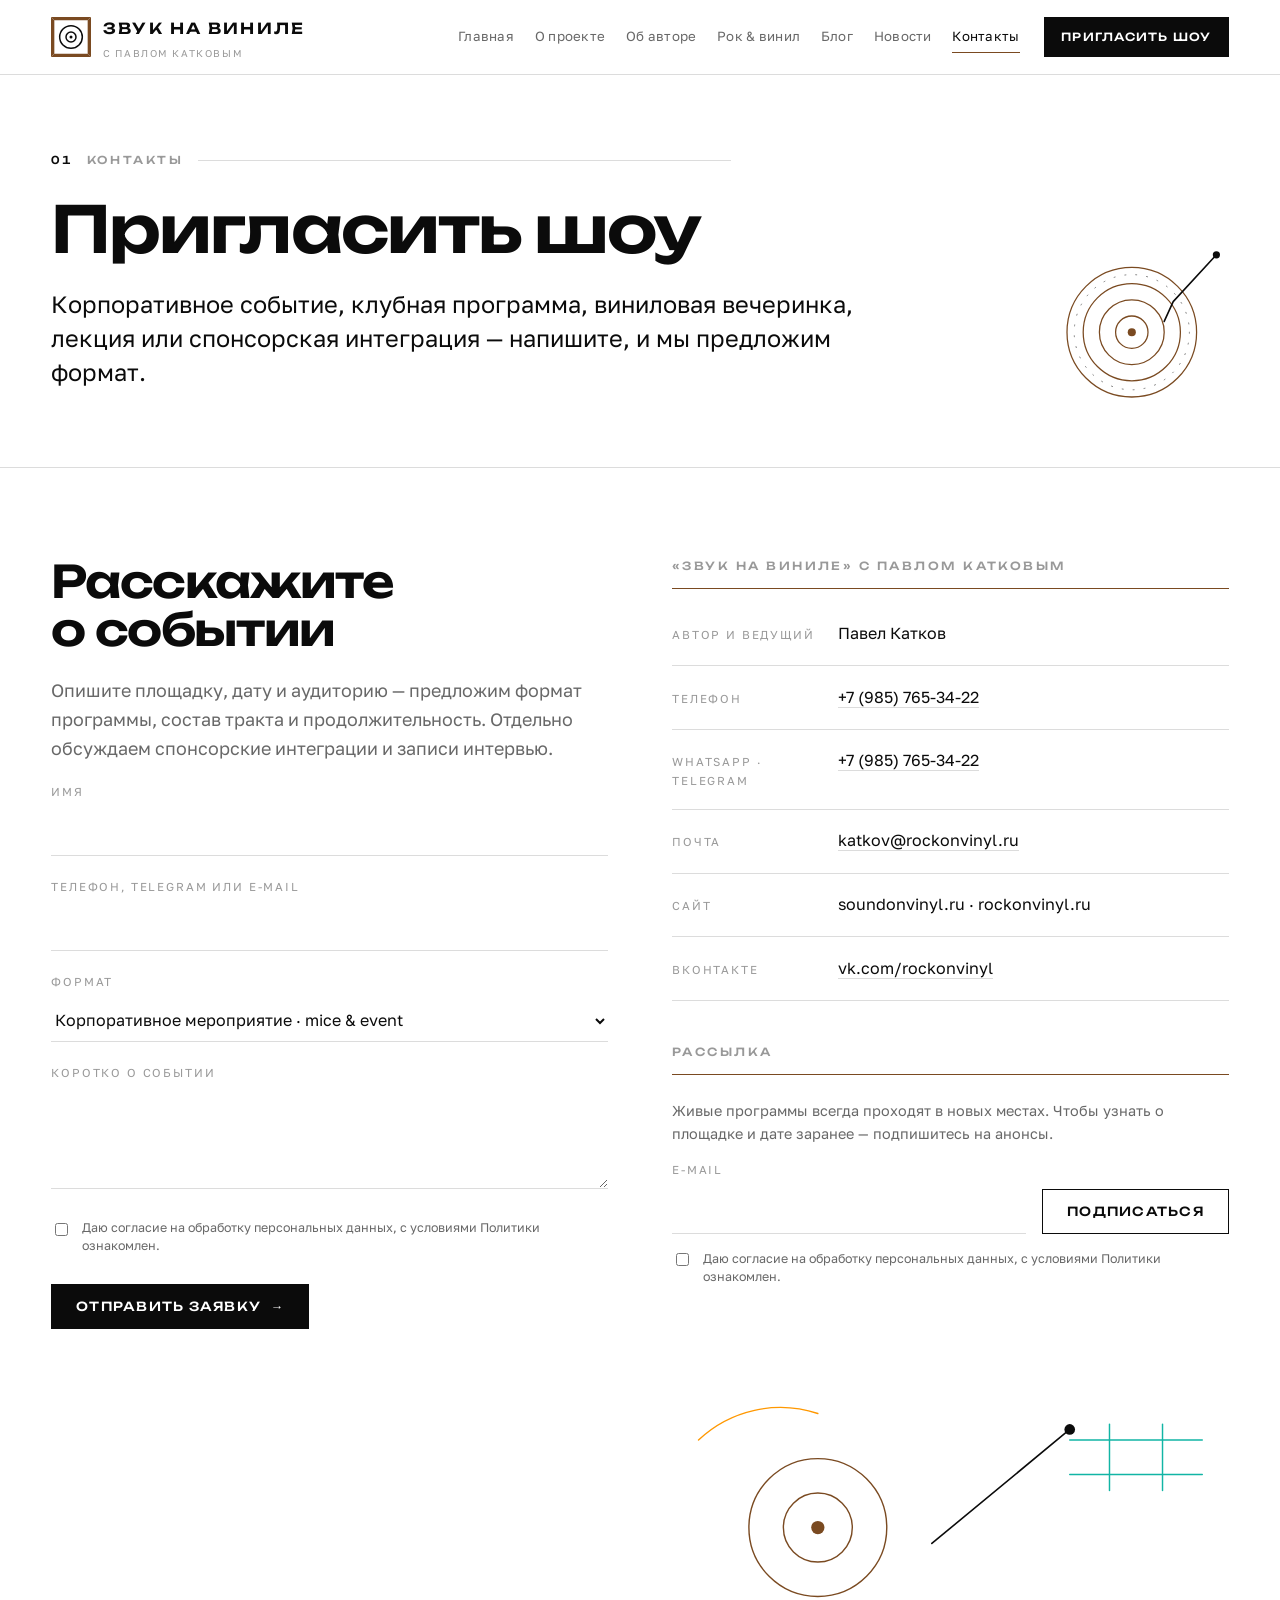
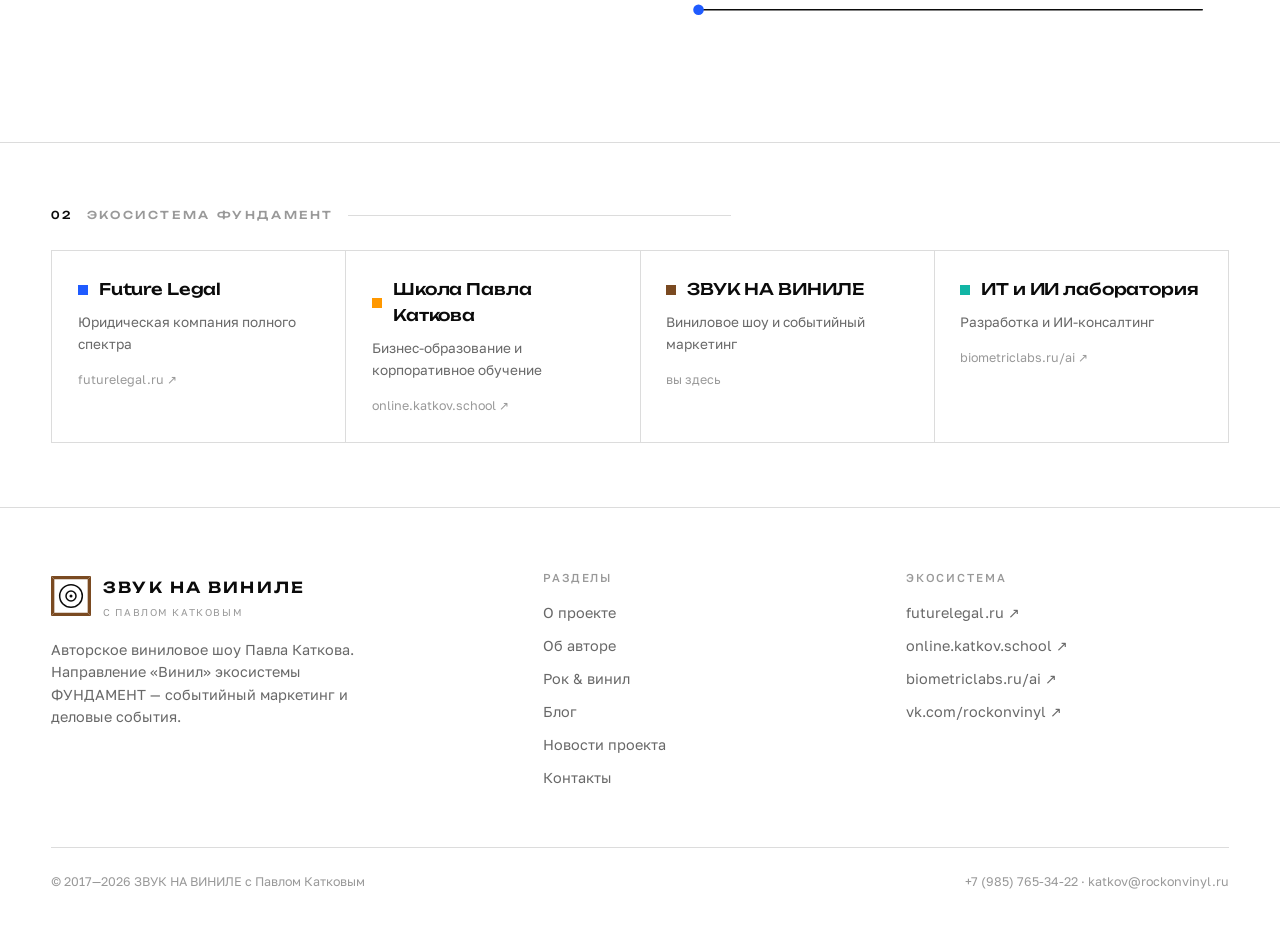
<file: contacts.html>
<!DOCTYPE html>
<html lang="ru">
<head>
<meta charset="utf-8">
<meta name="viewport" content="width=device-width, initial-scale=1">
<title>Контакты — ЗВУК НА ВИНИЛЕ с Павлом Катковым</title>
<meta name="description" content="Контакты проекта «ЗВУК НА ВИНИЛЕ» с Павлом Катковым: телефон, Telegram, почта. Заявка на проведение винилового шоу.">
<meta property="og:title" content="Контакты — ЗВУК НА ВИНИЛЕ с Павлом Катковым">
<meta property="og:description" content="Контакты проекта «ЗВУК НА ВИНИЛЕ» с Павлом Катковым: телефон, Telegram, почта. Заявка на проведение винилового шоу.">
<meta property="og:type" content="article">
<meta property="og:image" content="assets/img/photo/mic.jpg">
<meta name="theme-color" content="#FFFFFF">
<link rel="icon" href="assets/img/logo-sov.svg" type="image/svg+xml">
<link rel="stylesheet" href="assets/css/fonts.css">
<link rel="stylesheet" href="assets/css/style.css">
<script>
/* Прятать секции до прокрутки разрешаем только при живом JavaScript.
   Класс снимается обратно сразу после main.js, если тот не отозвался. */
(function(d){var h=d.documentElement;h.className+=(h.className?" ":"")+"js-anim";})(document);
</script>
</head>
<body>

<!-- ==================== ШАПКА ==================== -->
<header class="top">
  <div class="shell top__in">
    <a class="brand" href="index.html" aria-label="ЗВУК НА ВИНИЛЕ — на главную">
      <svg viewBox="0 0 120 120" aria-hidden="true">
        <rect width="120" height="120" fill="#fff"/>
        <polygon points="0,0 120,0 110,10 10,10" fill="var(--wood)"/>
        <polygon points="120,0 120,120 110,110 110,10" fill="var(--wood)"/>
        <polygon points="120,120 0,120 10,110 110,110" fill="var(--wood)"/>
        <polygon points="0,120 0,0 10,10 10,110" fill="var(--wood)"/>
        <g fill="none" stroke="var(--ink)" stroke-width="4.5">
          <circle cx="60" cy="60" r="34"/><circle cx="60" cy="60" r="15"/>
        </g>
        <circle cx="60" cy="60" r="4.5" fill="var(--ink)"/>
      </svg>
      <span>
        <b>ЗВУК НА ВИНИЛЕ</b>
        <i>с Павлом Катковым</i>
      </span>
    </a>

    <button class="burger" aria-expanded="false" aria-controls="nav" aria-label="Меню">
      <span></span><span></span><span></span>
    </button>

    <nav class="nav" id="nav">
      <a href="index.html">Главная</a>
      <a href="about.html">О проекте</a>
      <a href="autor.html">Об авторе</a>
      <a href="rockandvinyl.html">Рок &amp; винил</a>
      <a href="blog.html">Блог</a>
      <a href="newsproject.html">Новости</a>
      <a href="contacts.html" aria-current="page">Контакты</a>
    </nav>

    <a class="btn btn--sm btn--solid" href="contacts.html#invite">Пригласить шоу</a>
  </div>
</header>

<main id="top">

<!-- ==================== ШАПКА СТРАНИЦЫ ==================== -->
<section class="page-head">
  <div class="shell page-head__grid">
    <div>
      <p class="eyebrow rise"><span class="idx">01</span> Контакты</p>
      <h1 class="rise">Пригласить шоу</h1>
      <p class="lede rise">Корпоративное событие, клубная программа, виниловая вечеринка, лекция или спонсорская интеграция — напишите, и мы предложим формат.</p>
    </div>
    <svg class="rise" viewBox="0 0 200 200" aria-hidden="true">
        <g class="k-line k-w" stroke-width="1.4">
          <circle cx="92" cy="108" r="72"/>
          <circle cx="92" cy="108" r="54"/>
          <circle cx="92" cy="108" r="36"/>
          <circle cx="92" cy="108" r="18"/>
        </g>
        <path class="k-line k-k" stroke-width="1.6" d="M186 22 L138 74 L128 96"/>
        <g class="spin-lp" style="transform-origin:92px 108px">
          <circle class="k-line k-k" cx="92" cy="108" r="64" stroke-dasharray="1 10" stroke-width="1" opacity=".55"/>
        </g>
        <circle class="k-fw" cx="92" cy="108" r="4.5"/>
        <circle class="k-fk" cx="186" cy="22" r="4"/>
      </svg>
  </div>
</section>

<!-- ==================== КОНТАКТЫ ==================== -->
<section class="sec sec--rule" id="invite">
  <div class="shell">
    <div class="contact">
      <div class="rise">
        <h2 style="font-size:var(--step-3);margin-bottom:1.4rem">Расскажите<br>о событии</h2>
        <p class="muted">
          Опишите площадку, дату и аудиторию — предложим формат программы, состав тракта
          и продолжительность. Отдельно обсуждаем спонсорские интеграции и записи интервью.
        </p>
        <form id="lead" novalidate>
          <div class="field">
            <label for="f-name">Имя</label>
            <input id="f-name" name="name" type="text" autocomplete="name" required>
          </div>
          <div class="field">
            <label for="f-contact">Телефон, Telegram или e-mail</label>
            <input id="f-contact" name="contact" type="text" autocomplete="tel" required>
          </div>
          <div class="field">
            <label for="f-format">Формат</label>
            <select id="f-format" name="format">
              <option>Корпоративное мероприятие · mice &amp; event</option>
              <option>Клубное шоу</option>
              <option>Виниловая вечеринка в баре, ресторане, магазине</option>
              <option>Лекция или мастер-класс</option>
              <option>Спонсорство и рекламная интеграция</option>
              <option>Интервью и медиа</option>
              <option>Ещё не определился</option>
            </select>
          </div>
          <div class="field">
            <label for="f-task">Коротко о событии</label>
            <textarea id="f-task" name="task" rows="3"></textarea>
          </div>
          <label class="consent">
            <input type="checkbox" id="f-consent" required>
            <span>Даю согласие на обработку персональных данных, с условиями Политики ознакомлен.</span>
          </label>
          <button class="btn btn--solid" type="submit">Отправить заявку <span class="arrow">→</span></button>
          <p class="form-note" id="lead-note" role="status"></p>
        </form>
      </div>

      <div class="rise">
        <span class="sub">«ЗВУК НА ВИНИЛЕ» с Павлом Катковым</span>
        <ul class="contact-list">
          <li><span class="k">Автор и ведущий</span><span class="v">Павел Катков</span></li>
          <li><span class="k">Телефон</span><span class="v"><a href="tel:+79857653422">+7 (985) 765-34-22</a></span></li>
          <li><span class="k">WhatsApp · Telegram</span><span class="v"><a href="https://t.me/KatkovTG" target="_blank" rel="noopener">+7 (985) 765-34-22</a></span></li>
          <li><span class="k">Почта</span><span class="v"><a href="mailto:katkov@rockonvinyl.ru">katkov@rockonvinyl.ru</a></span></li>
          <li><span class="k">Сайт</span><span class="v">soundonvinyl.ru · rockonvinyl.ru</span></li>
          <li><span class="k">ВКонтакте</span><span class="v"><a href="https://vk.com/rockonvinyl" target="_blank" rel="noopener">vk.com/rockonvinyl</a></span></li>
        </ul>

        <span class="sub" style="margin-top:2.6rem">Рассылка</span>
        <p class="small muted">
          Живые программы всегда проходят в новых местах. Чтобы узнать о площадке
          и дате заранее — подпишитесь на анонсы.
        </p>
        <form id="subscribe" class="subscribe__form" novalidate>
          <div class="field">
            <label for="s-email">E-mail</label>
            <input id="s-email" name="email" type="email" autocomplete="email" required>
          </div>
          <button class="btn" type="submit">Подписаться</button>
          <label class="consent" style="margin:0">
            <input type="checkbox" id="s-consent" required>
            <span>Даю согласие на обработку персональных данных, с условиями Политики ознакомлен.</span>
          </label>
          <p class="form-note" id="subscribe-note" role="status"></p>
        </form>

        <svg viewBox="0 0 420 200" aria-hidden="true" style="margin-top:2.5rem">
          <g stroke-width="1.4">
            <path class="k-line k-k" d="M20 168 H400"/>
            <circle class="k-line k-w" cx="110" cy="106" r="52"/>
            <circle class="k-line k-w" cx="110" cy="106" r="26"/>
            <path class="k-line k-k" stroke-width="1.6" d="M300 32 L196 118"/>
            <g class="k-line k-t" stroke-width="1.1">
              <path d="M300 40 H400"/><path d="M300 66 H400"/><path d="M330 28 V78"/><path d="M370 28 V78"/>
            </g>
            <path class="k-line k-o" d="M20 40a90 90 0 0 1 90 -20"/>
          </g>
          <circle class="k-fw" cx="110" cy="106" r="5"/>
          <circle class="k-fk" cx="300" cy="32" r="4"/>
          <circle class="k-fb" cx="20" cy="168" r="4"/>
        </svg>
      </div>
    </div>
  </div>
</section>

<!-- ==================== ЭКОСИСТЕМА ==================== -->
<section class="sec sec--tight sec--rule">
  <div class="shell">
    <p class="eyebrow rise"><span class="idx">02</span> Экосистема ФУНДАМЕНТ</p>
    <div class="map rise">
      <a href="https://futurelegal.ru/" target="_blank" rel="noopener" style="--accent:var(--blue)">
        <b>Future Legal</b>
        <span>Юридическая компания полного спектра</span>
        <i>futurelegal.ru ↗</i>
      </a>
      <a href="https://online.katkov.school/school" target="_blank" rel="noopener" style="--accent:var(--orange)">
        <b>Школа Павла Каткова</b>
        <span>Бизнес-образование и корпоративное обучение</span>
        <i>online.katkov.school ↗</i>
      </a>
      <a href="index.html" style="--accent:var(--wood)">
        <b>ЗВУК НА ВИНИЛЕ</b>
        <span>Виниловое шоу и событийный маркетинг</span>
        <i>вы здесь</i>
      </a>
      <a href="https://biometriclabs.ru/ai/" target="_blank" rel="noopener" style="--accent:var(--teal)">
        <b>ИТ и ИИ лаборатория</b>
        <span>Разработка и ИИ-консалтинг</span>
        <i>biometriclabs.ru/ai ↗</i>
      </a>
    </div>
  </div>
</section>

</main>

<footer class="foot">
  <div class="shell">
    <div class="foot__in">
      <div>
        <a class="brand" href="index.html" style="margin-bottom:1.2rem">
          <svg viewBox="0 0 120 120" aria-hidden="true">
        <rect width="120" height="120" fill="#fff"/>
        <polygon points="0,0 120,0 110,10 10,10" fill="var(--wood)"/>
        <polygon points="120,0 120,120 110,110 110,10" fill="var(--wood)"/>
        <polygon points="120,120 0,120 10,110 110,110" fill="var(--wood)"/>
        <polygon points="0,120 0,0 10,10 10,110" fill="var(--wood)"/>
        <g fill="none" stroke="var(--ink)" stroke-width="4.5">
          <circle cx="60" cy="60" r="34"/><circle cx="60" cy="60" r="15"/>
        </g>
        <circle cx="60" cy="60" r="4.5" fill="var(--ink)"/>
      </svg>
          <span><b>ЗВУК НА ВИНИЛЕ</b><i>с Павлом Катковым</i></span>
        </a>
        <p class="small muted" style="max-width:38ch">
          Авторское виниловое шоу Павла Каткова. Направление «Винил» экосистемы
          ФУНДАМЕНТ — событийный маркетинг и деловые события.
        </p>
      </div>
      <div>
        <h4>Разделы</h4>
        <ul>
          <li><a href="about.html">О проекте</a></li>
          <li><a href="autor.html">Об авторе</a></li>
          <li><a href="rockandvinyl.html">Рок &amp; винил</a></li>
          <li><a href="blog.html">Блог</a></li>
          <li><a href="newsproject.html">Новости проекта</a></li>
          <li><a href="contacts.html">Контакты</a></li>
        </ul>
      </div>
      <div>
        <h4>Экосистема</h4>
        <ul>
          <li><a href="https://futurelegal.ru/" target="_blank" rel="noopener">futurelegal.ru ↗</a></li>
          <li><a href="https://online.katkov.school/school" target="_blank" rel="noopener">online.katkov.school ↗</a></li>
          <li><a href="https://biometriclabs.ru/ai/" target="_blank" rel="noopener">biometriclabs.ru/ai ↗</a></li>
          <li><a href="https://vk.com/rockonvinyl" target="_blank" rel="noopener">vk.com/rockonvinyl ↗</a></li>
        </ul>
      </div>
    </div>
    <div class="foot__bar">
      <span>© 2017—2026 ЗВУК НА ВИНИЛЕ с Павлом Катковым</span>
      <span>+7 (985) 765-34-22 · katkov@rockonvinyl.ru</span>
    </div>
  </div>
</footer>

<script src="assets/js/main.js"></script>
<script>
/* Исполняется сразу после main.js: обычный <script src> блокирующий,
   поэтому если файл вырезал блокировщик, он не догрузился или упал с ошибкой —
   класса js-ready нет, и мы возвращаем странице полную видимость. */
(function(d){var h=d.documentElement;
if(h.className.indexOf("js-ready")<0){h.className=h.className.replace(/\s*js-anim/,"");}})(document);
</script>
</body>
</html>
</file>
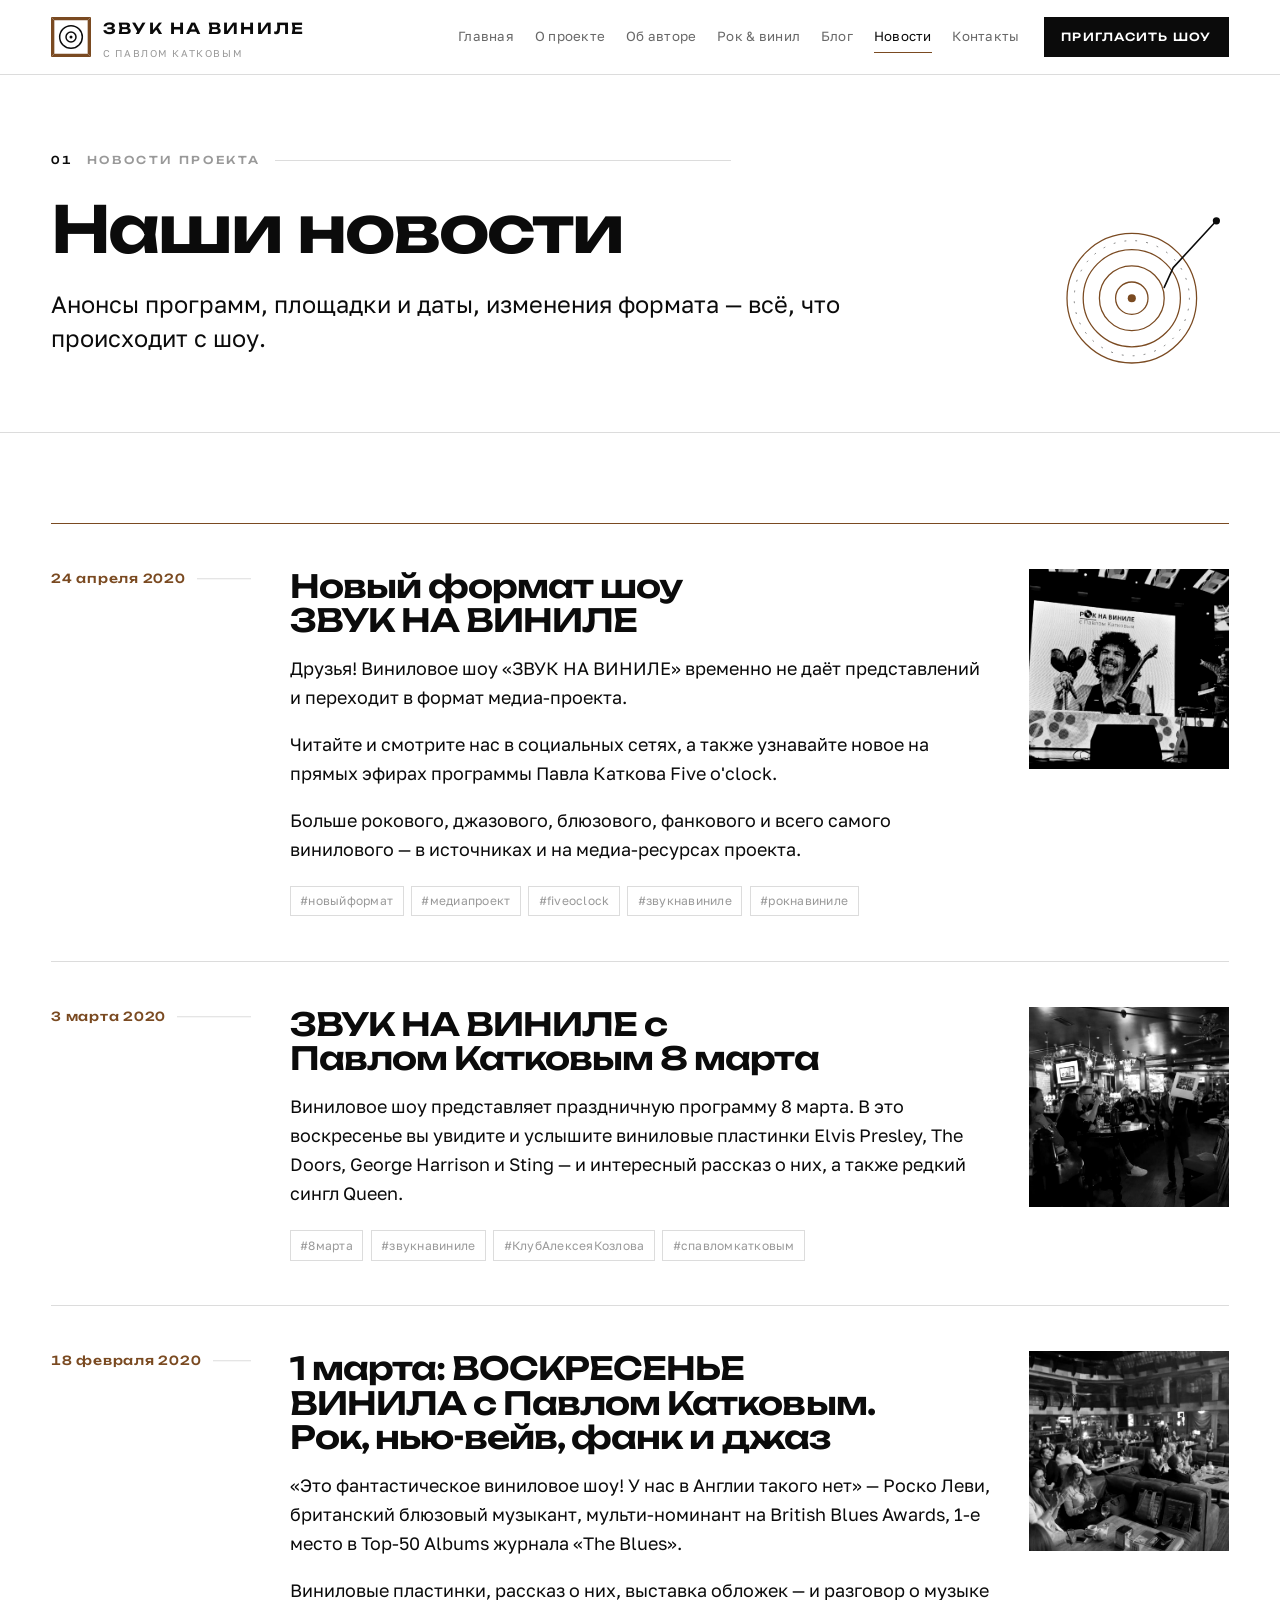
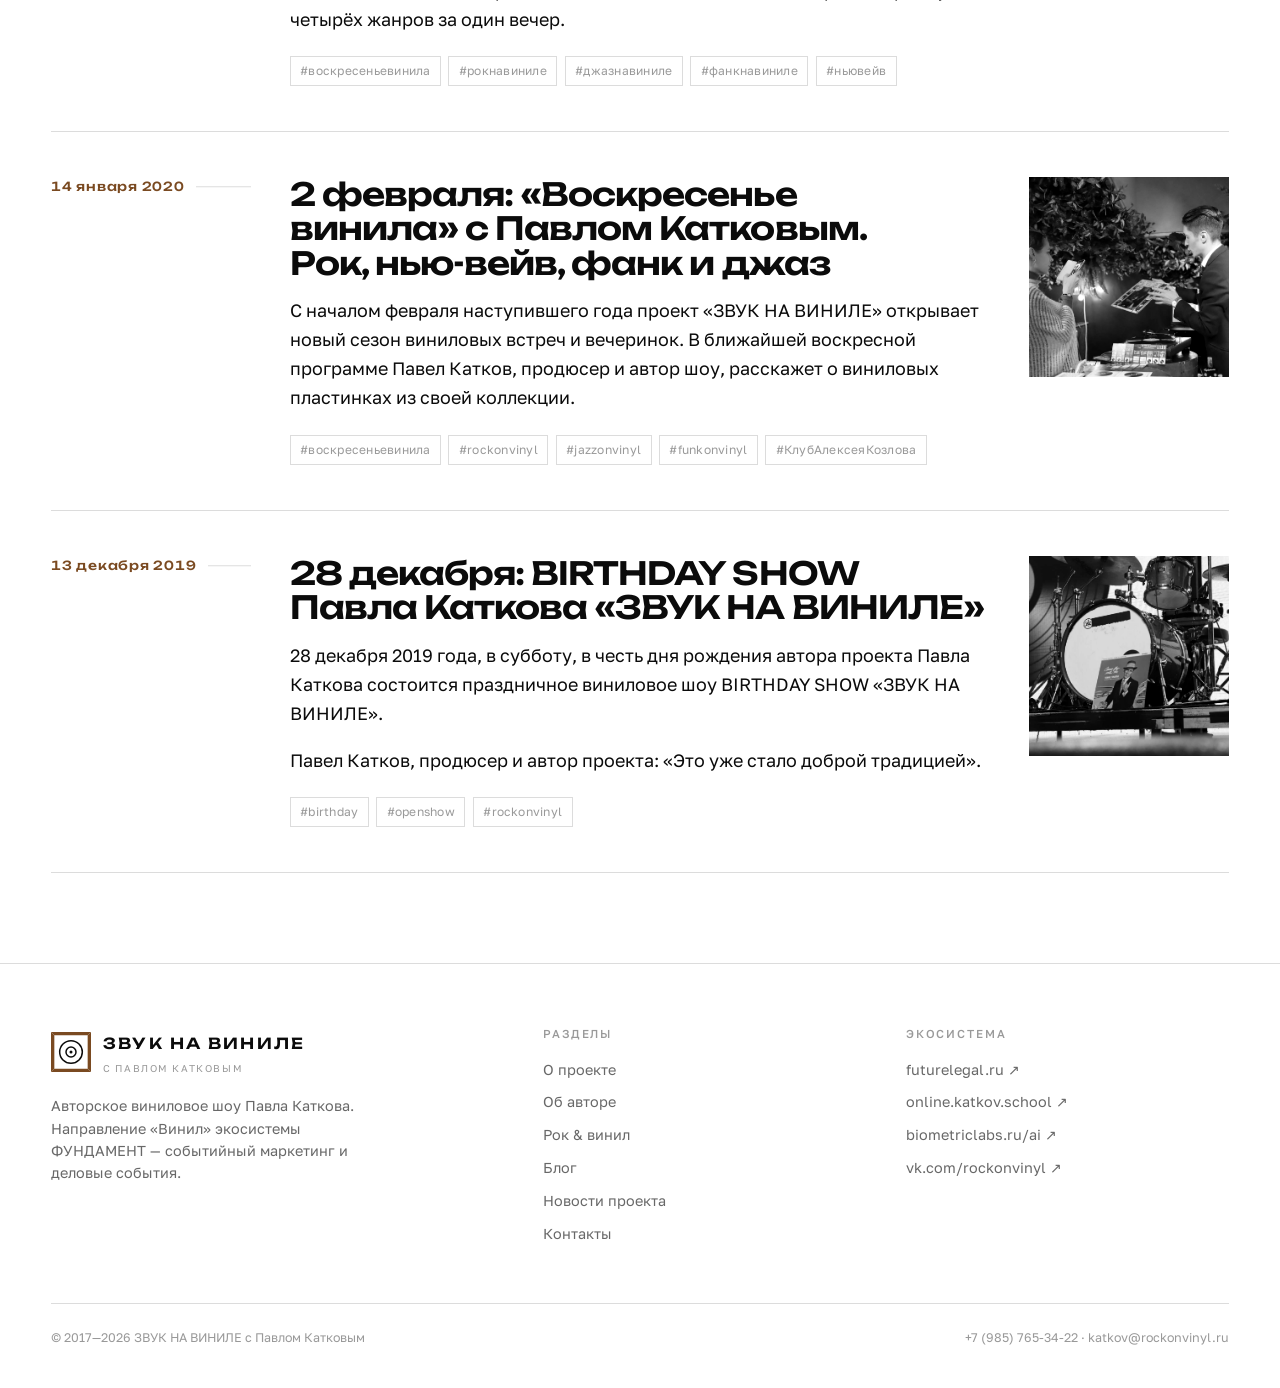
<file: newsproject.html>
<!DOCTYPE html>
<html lang="ru">
<head>
<meta charset="utf-8">
<meta name="viewport" content="width=device-width, initial-scale=1">
<title>Новости проекта — ЗВУК НА ВИНИЛЕ с Павлом Катковым</title>
<meta name="description" content="Новости проекта «ЗВУК НА ВИНИЛЕ» с Павлом Катковым: анонсы программ, «Воскресенье винила», BIRTHDAY SHOW, переход в формат медиа-проекта.">
<meta property="og:title" content="Новости проекта — ЗВУК НА ВИНИЛЕ с Павлом Катковым">
<meta property="og:description" content="Новости проекта «ЗВУК НА ВИНИЛЕ» с Павлом Катковым: анонсы программ, «Воскресенье винила», BIRTHDAY SHOW, переход в формат медиа-проекта.">
<meta property="og:type" content="article">
<meta property="og:image" content="assets/img/show/stage-big.jpg">
<meta name="theme-color" content="#FFFFFF">
<link rel="icon" href="assets/img/logo-sov.svg" type="image/svg+xml">
<link rel="stylesheet" href="assets/css/fonts.css">
<link rel="stylesheet" href="assets/css/style.css">
<script>
/* Прятать секции до прокрутки разрешаем только при живом JavaScript.
   Класс снимается обратно сразу после main.js, если тот не отозвался. */
(function(d){var h=d.documentElement;h.className+=(h.className?" ":"")+"js-anim";})(document);
</script>
</head>
<body>

<!-- ==================== ШАПКА ==================== -->
<header class="top">
  <div class="shell top__in">
    <a class="brand" href="index.html" aria-label="ЗВУК НА ВИНИЛЕ — на главную">
      <svg viewBox="0 0 120 120" aria-hidden="true">
        <rect width="120" height="120" fill="#fff"/>
        <polygon points="0,0 120,0 110,10 10,10" fill="var(--wood)"/>
        <polygon points="120,0 120,120 110,110 110,10" fill="var(--wood)"/>
        <polygon points="120,120 0,120 10,110 110,110" fill="var(--wood)"/>
        <polygon points="0,120 0,0 10,10 10,110" fill="var(--wood)"/>
        <g fill="none" stroke="var(--ink)" stroke-width="4.5">
          <circle cx="60" cy="60" r="34"/><circle cx="60" cy="60" r="15"/>
        </g>
        <circle cx="60" cy="60" r="4.5" fill="var(--ink)"/>
      </svg>
      <span>
        <b>ЗВУК НА ВИНИЛЕ</b>
        <i>с Павлом Катковым</i>
      </span>
    </a>

    <button class="burger" aria-expanded="false" aria-controls="nav" aria-label="Меню">
      <span></span><span></span><span></span>
    </button>

    <nav class="nav" id="nav">
      <a href="index.html">Главная</a>
      <a href="about.html">О проекте</a>
      <a href="autor.html">Об авторе</a>
      <a href="rockandvinyl.html">Рок &amp; винил</a>
      <a href="blog.html">Блог</a>
      <a href="newsproject.html" aria-current="page">Новости</a>
      <a href="contacts.html">Контакты</a>
    </nav>

    <a class="btn btn--sm btn--solid" href="contacts.html#invite">Пригласить шоу</a>
  </div>
</header>

<main id="top">

<!-- ==================== ШАПКА СТРАНИЦЫ ==================== -->
<section class="page-head">
  <div class="shell page-head__grid">
    <div>
      <p class="eyebrow rise"><span class="idx">01</span> Новости проекта</p>
      <h1 class="rise">Наши новости</h1>
      <p class="lede rise">Анонсы программ, площадки и даты, изменения формата — всё, что происходит с шоу.</p>
    </div>
    <svg class="rise" viewBox="0 0 200 200" aria-hidden="true">
        <g class="k-line k-w" stroke-width="1.4">
          <circle cx="92" cy="108" r="72"/>
          <circle cx="92" cy="108" r="54"/>
          <circle cx="92" cy="108" r="36"/>
          <circle cx="92" cy="108" r="18"/>
        </g>
        <path class="k-line k-k" stroke-width="1.6" d="M186 22 L138 74 L128 96"/>
        <g class="spin-lp" style="transform-origin:92px 108px">
          <circle class="k-line k-k" cx="92" cy="108" r="64" stroke-dasharray="1 10" stroke-width="1" opacity=".55"/>
        </g>
        <circle class="k-fw" cx="92" cy="108" r="4.5"/>
        <circle class="k-fk" cx="186" cy="22" r="4"/>
      </svg>
  </div>
</section>

<section class="sec sec--rule">
  <div class="shell">
    <div class="posts">
      <article class="post rise">
        <p class="post__date"><time datetime="2020-04-24">24 апреля 2020</time></p>
        <div>
          <h2>Новый формат шоу ЗВУК НА ВИНИЛЕ</h2>
          <p>Друзья! Виниловое шоу «ЗВУК НА ВИНИЛЕ» временно не даёт представлений и переходит в формат медиа-проекта.</p>
          <p>Читайте и смотрите нас в социальных сетях, а также узнавайте новое на прямых эфирах программы Павла Каткова Five o'clock.</p>
          <p>Больше рокового, джазового, блюзового, фанкового и всего самого винилового — в источниках и на медиа-ресурсах проекта.</p>
          <ul class="post__tags"><li>#новыйформат</li><li>#медиапроект</li><li>#fiveoclock</li><li>#звукнавиниле</li><li>#рокнавиниле</li></ul>
        </div>
        <figure class="post__img"><img src="assets/img/show/stage-big.jpg" alt="Сцена шоу «ЗВУК НА ВИНИЛЕ»" loading="lazy"></figure>
      </article>
      <article class="post rise">
        <p class="post__date"><time datetime="2020-03-03">3 марта 2020</time></p>
        <div>
          <h2>ЗВУК НА ВИНИЛЕ с Павлом Катковым 8 марта</h2>
          <p>Виниловое шоу представляет праздничную программу 8 марта. В это воскресенье вы увидите и услышите виниловые пластинки Elvis Presley, The Doors, George Harrison и Sting — и интересный рассказ о них, а также редкий сингл Queen.</p>
          <ul class="post__tags"><li>#8марта</li><li>#звукнавиниле</li><li>#КлубАлексеяКозлова</li><li>#спавломкатковым</li></ul>
        </div>
        <figure class="post__img"><img src="assets/img/show/club.jpg" alt="Клубная версия шоу" loading="lazy"></figure>
      </article>
      <article class="post rise">
        <p class="post__date"><time datetime="2020-02-18">18 февраля 2020</time></p>
        <div>
          <h2>1 марта: ВОСКРЕСЕНЬЕ ВИНИЛА с Павлом Катковым. Рок, нью-вейв, фанк и джаз</h2>
          <p>«Это фантастическое виниловое шоу! У нас в Англии такого нет» — Роско Леви, британский блюзовый музыкант, мульти-номинант на British Blues Awards, 1-е место в Top-50 Albums журнала «The Blues».</p>
          <p>Виниловые пластинки, рассказ о них, выставка обложек — и разговор о музыке четырёх жанров за один вечер.</p>
          <ul class="post__tags"><li>#воскресеньевинила</li><li>#рокнавиниле</li><li>#джазнавиниле</li><li>#фанкнавиниле</li><li>#ньювейв</li></ul>
        </div>
        <figure class="post__img"><img src="assets/img/show/hall.jpg" alt="Полный зал на шоу" loading="lazy"></figure>
      </article>
      <article class="post rise">
        <p class="post__date"><time datetime="2020-01-14">14 января 2020</time></p>
        <div>
          <h2>2 февраля: «Воскресенье винила» с Павлом Катковым. Рок, нью-вейв, фанк и джаз</h2>
          <p>С началом февраля наступившего года проект «ЗВУК НА ВИНИЛЕ» открывает новый сезон виниловых встреч и вечеринок. В ближайшей воскресной программе Павел Катков, продюсер и автор шоу, расскажет о виниловых пластинках из своей коллекции.</p>
          <ul class="post__tags"><li>#воскресеньевинила</li><li>#rockonvinyl</li><li>#jazzonvinyl</li><li>#funkonvinyl</li><li>#КлубАлексеяКозлова</li></ul>
        </div>
        <figure class="post__img"><img src="assets/img/show/guest.jpg" alt="Гостья шоу выбирает пластинку" loading="lazy"></figure>
      </article>
      <article class="post rise">
        <p class="post__date"><time datetime="2019-12-13">13 декабря 2019</time></p>
        <div>
          <h2>28 декабря: BIRTHDAY SHOW Павла Каткова «ЗВУК НА ВИНИЛЕ»</h2>
          <p>28 декабря 2019 года, в субботу, в честь дня рождения автора проекта Павла Каткова состоится праздничное виниловое шоу BIRTHDAY SHOW «ЗВУК НА ВИНИЛЕ».</p>
          <p>Павел Катков, продюсер и автор проекта: «Это уже стало доброй традицией».</p>
          <ul class="post__tags"><li>#birthday</li><li>#openshow</li><li>#rockonvinyl</li></ul>
        </div>
        <figure class="post__img"><img src="assets/img/show/stage-detail.jpg" alt="Сцена и оригинальные пластинки" loading="lazy"></figure>
      </article>
    </div>
  </div>
</section>

</main>

<footer class="foot">
  <div class="shell">
    <div class="foot__in">
      <div>
        <a class="brand" href="index.html" style="margin-bottom:1.2rem">
          <svg viewBox="0 0 120 120" aria-hidden="true">
        <rect width="120" height="120" fill="#fff"/>
        <polygon points="0,0 120,0 110,10 10,10" fill="var(--wood)"/>
        <polygon points="120,0 120,120 110,110 110,10" fill="var(--wood)"/>
        <polygon points="120,120 0,120 10,110 110,110" fill="var(--wood)"/>
        <polygon points="0,120 0,0 10,10 10,110" fill="var(--wood)"/>
        <g fill="none" stroke="var(--ink)" stroke-width="4.5">
          <circle cx="60" cy="60" r="34"/><circle cx="60" cy="60" r="15"/>
        </g>
        <circle cx="60" cy="60" r="4.5" fill="var(--ink)"/>
      </svg>
          <span><b>ЗВУК НА ВИНИЛЕ</b><i>с Павлом Катковым</i></span>
        </a>
        <p class="small muted" style="max-width:38ch">
          Авторское виниловое шоу Павла Каткова. Направление «Винил» экосистемы
          ФУНДАМЕНТ — событийный маркетинг и деловые события.
        </p>
      </div>
      <div>
        <h4>Разделы</h4>
        <ul>
          <li><a href="about.html">О проекте</a></li>
          <li><a href="autor.html">Об авторе</a></li>
          <li><a href="rockandvinyl.html">Рок &amp; винил</a></li>
          <li><a href="blog.html">Блог</a></li>
          <li><a href="newsproject.html">Новости проекта</a></li>
          <li><a href="contacts.html">Контакты</a></li>
        </ul>
      </div>
      <div>
        <h4>Экосистема</h4>
        <ul>
          <li><a href="https://futurelegal.ru/" target="_blank" rel="noopener">futurelegal.ru ↗</a></li>
          <li><a href="https://online.katkov.school/school" target="_blank" rel="noopener">online.katkov.school ↗</a></li>
          <li><a href="https://biometriclabs.ru/ai/" target="_blank" rel="noopener">biometriclabs.ru/ai ↗</a></li>
          <li><a href="https://vk.com/rockonvinyl" target="_blank" rel="noopener">vk.com/rockonvinyl ↗</a></li>
        </ul>
      </div>
    </div>
    <div class="foot__bar">
      <span>© 2017—2026 ЗВУК НА ВИНИЛЕ с Павлом Катковым</span>
      <span>+7 (985) 765-34-22 · katkov@rockonvinyl.ru</span>
    </div>
  </div>
</footer>

<script src="assets/js/main.js"></script>
<script>
/* Исполняется сразу после main.js: обычный <script src> блокирующий,
   поэтому если файл вырезал блокировщик, он не догрузился или упал с ошибкой —
   класса js-ready нет, и мы возвращаем странице полную видимость. */
(function(d){var h=d.documentElement;
if(h.className.indexOf("js-ready")<0){h.className=h.className.replace(/\s*js-anim/,"");}})(document);
</script>
</body>
</html>
</file>
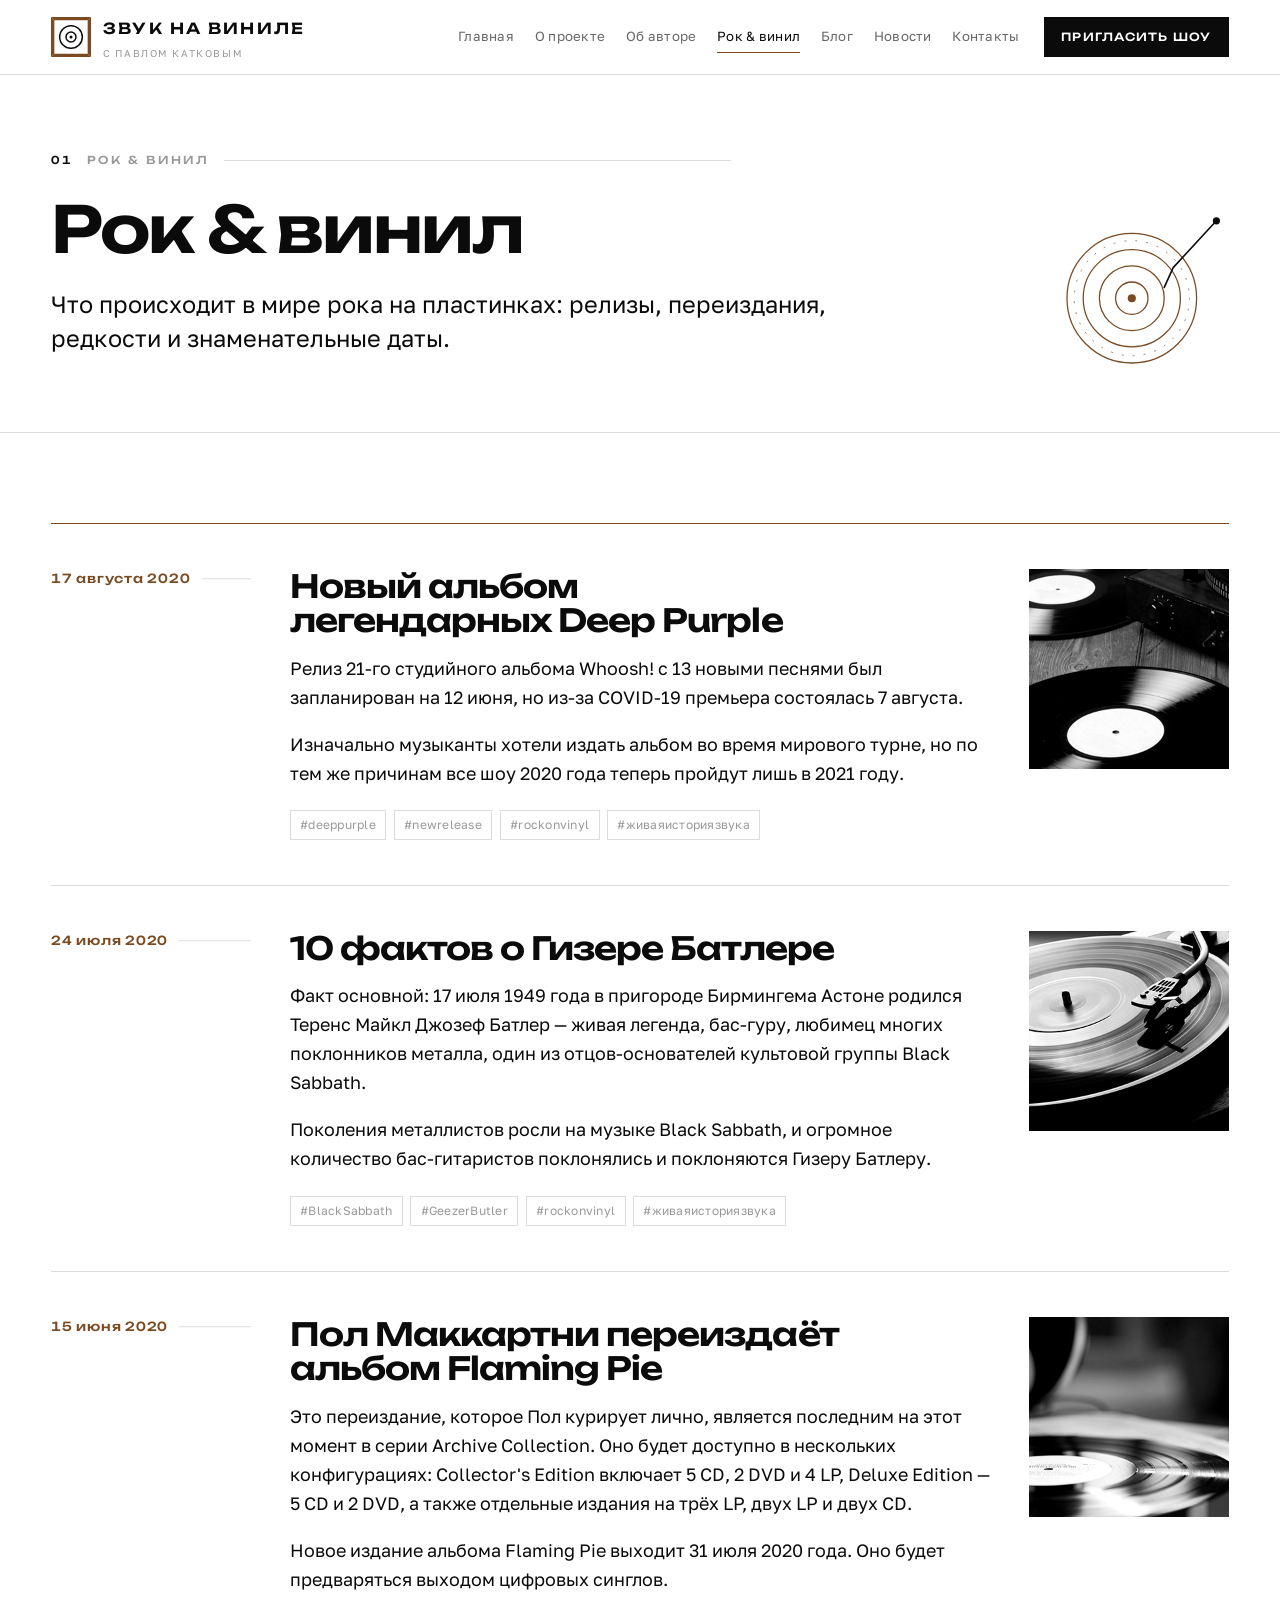
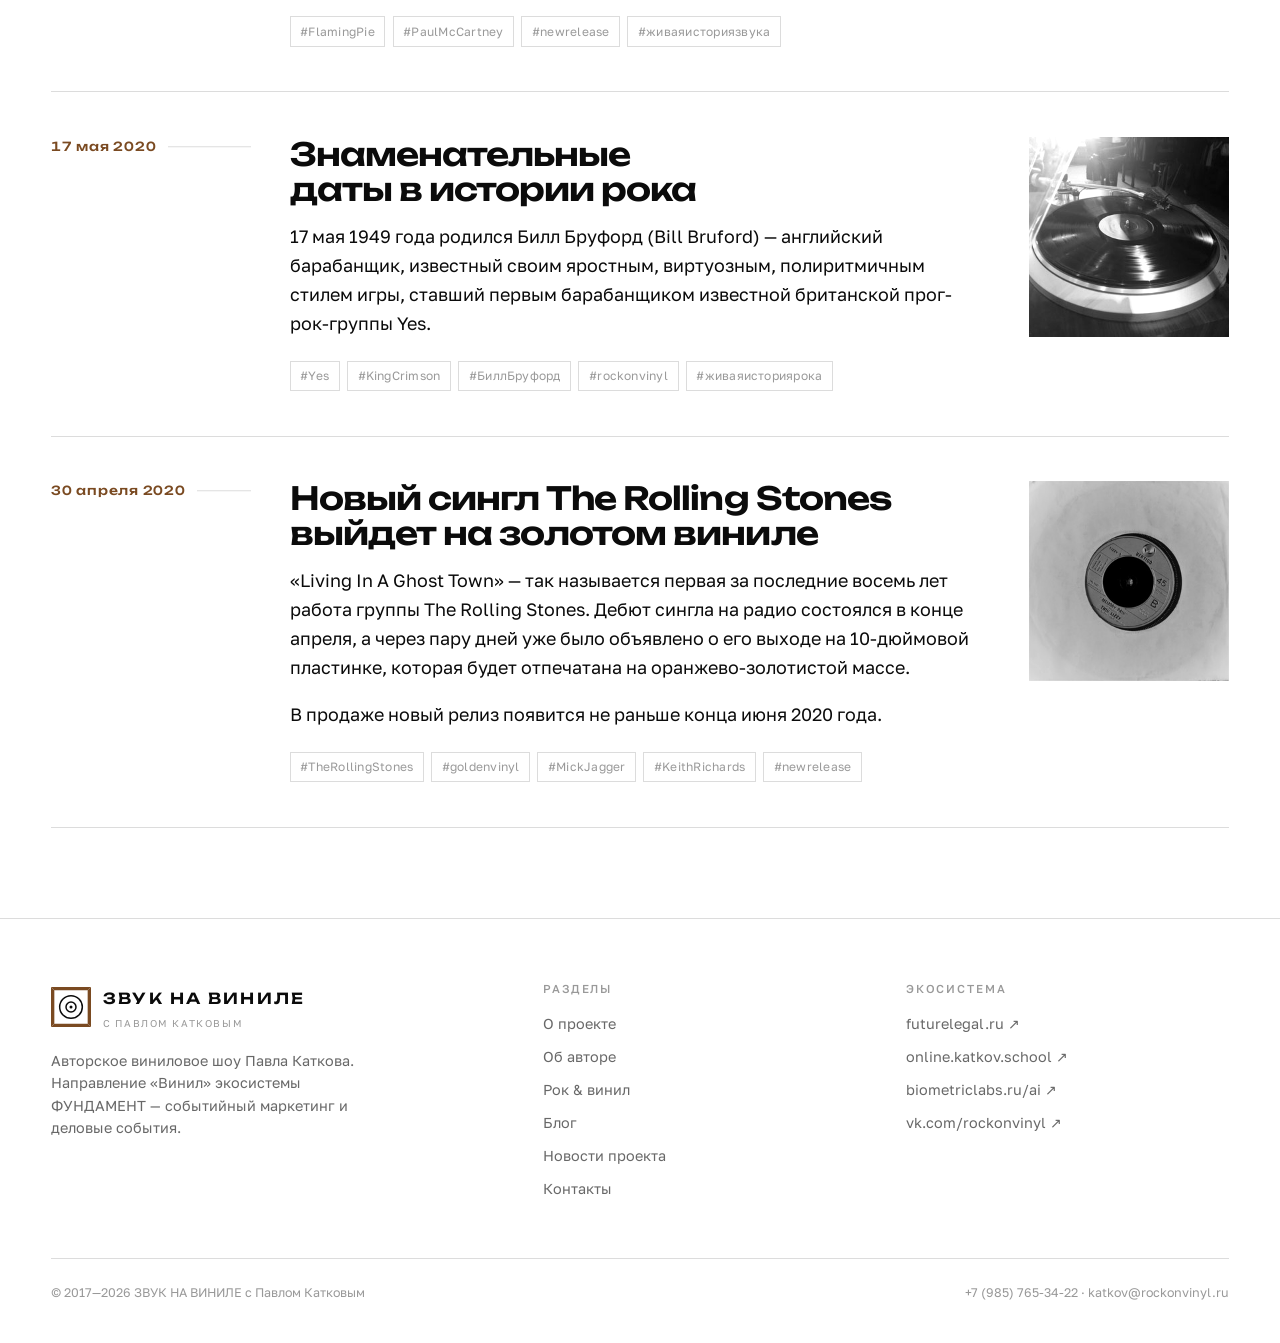
<file: rockandvinyl.html>
<!DOCTYPE html>
<html lang="ru">
<head>
<meta charset="utf-8">
<meta name="viewport" content="width=device-width, initial-scale=1">
<title>Рок &amp; винил — ЗВУК НА ВИНИЛЕ с Павлом Катковым</title>
<meta name="description" content="Рок и винил: новости релизов, переиздания, знаменательные даты в истории рок-музыки на виниловых пластинках.">
<meta property="og:title" content="Рок &amp; винил — ЗВУК НА ВИНИЛЕ с Павлом Катковым">
<meta property="og:description" content="Рок и винил: новости релизов, переиздания, знаменательные даты в истории рок-музыки на виниловых пластинках.">
<meta property="og:type" content="article">
<meta property="og:image" content="vinyl/01.jpg">
<meta name="theme-color" content="#FFFFFF">
<link rel="icon" href="assets/img/logo-sov.svg" type="image/svg+xml">
<link rel="stylesheet" href="assets/css/fonts.css">
<link rel="stylesheet" href="assets/css/style.css">
<script>
/* Прятать секции до прокрутки разрешаем только при живом JavaScript.
   Класс снимается обратно сразу после main.js, если тот не отозвался. */
(function(d){var h=d.documentElement;h.className+=(h.className?" ":"")+"js-anim";})(document);
</script>
</head>
<body>

<!-- ==================== ШАПКА ==================== -->
<header class="top">
  <div class="shell top__in">
    <a class="brand" href="index.html" aria-label="ЗВУК НА ВИНИЛЕ — на главную">
      <svg viewBox="0 0 120 120" aria-hidden="true">
        <rect width="120" height="120" fill="#fff"/>
        <polygon points="0,0 120,0 110,10 10,10" fill="var(--wood)"/>
        <polygon points="120,0 120,120 110,110 110,10" fill="var(--wood)"/>
        <polygon points="120,120 0,120 10,110 110,110" fill="var(--wood)"/>
        <polygon points="0,120 0,0 10,10 10,110" fill="var(--wood)"/>
        <g fill="none" stroke="var(--ink)" stroke-width="4.5">
          <circle cx="60" cy="60" r="34"/><circle cx="60" cy="60" r="15"/>
        </g>
        <circle cx="60" cy="60" r="4.5" fill="var(--ink)"/>
      </svg>
      <span>
        <b>ЗВУК НА ВИНИЛЕ</b>
        <i>с Павлом Катковым</i>
      </span>
    </a>

    <button class="burger" aria-expanded="false" aria-controls="nav" aria-label="Меню">
      <span></span><span></span><span></span>
    </button>

    <nav class="nav" id="nav">
      <a href="index.html">Главная</a>
      <a href="about.html">О проекте</a>
      <a href="autor.html">Об авторе</a>
      <a href="rockandvinyl.html" aria-current="page">Рок &amp; винил</a>
      <a href="blog.html">Блог</a>
      <a href="newsproject.html">Новости</a>
      <a href="contacts.html">Контакты</a>
    </nav>

    <a class="btn btn--sm btn--solid" href="contacts.html#invite">Пригласить шоу</a>
  </div>
</header>

<main id="top">

<!-- ==================== ШАПКА СТРАНИЦЫ ==================== -->
<section class="page-head">
  <div class="shell page-head__grid">
    <div>
      <p class="eyebrow rise"><span class="idx">01</span> Рок &amp; винил</p>
      <h1 class="rise">Рок &amp; винил</h1>
      <p class="lede rise">Что происходит в мире рока на пластинках: релизы, переиздания, редкости и знаменательные даты.</p>
    </div>
    <svg class="rise" viewBox="0 0 200 200" aria-hidden="true">
        <g class="k-line k-w" stroke-width="1.4">
          <circle cx="92" cy="108" r="72"/>
          <circle cx="92" cy="108" r="54"/>
          <circle cx="92" cy="108" r="36"/>
          <circle cx="92" cy="108" r="18"/>
        </g>
        <path class="k-line k-k" stroke-width="1.6" d="M186 22 L138 74 L128 96"/>
        <g class="spin-lp" style="transform-origin:92px 108px">
          <circle class="k-line k-k" cx="92" cy="108" r="64" stroke-dasharray="1 10" stroke-width="1" opacity=".55"/>
        </g>
        <circle class="k-fw" cx="92" cy="108" r="4.5"/>
        <circle class="k-fk" cx="186" cy="22" r="4"/>
      </svg>
  </div>
</section>

<section class="sec sec--rule">
  <div class="shell">
    <div class="posts">
      <article class="post rise">
        <p class="post__date"><time datetime="2020-08-17">17 августа 2020</time></p>
        <div>
          <h2>Новый альбом легендарных Deep Purple</h2>
          <p>Релиз 21-го студийного альбома Whoosh! с 13 новыми песнями был запланирован на 12 июня, но из-за COVID-19 премьера состоялась 7 августа.</p>
          <p>Изначально музыканты хотели издать альбом во время мирового турне, но по тем же причинам все шоу 2020 года теперь пройдут лишь в 2021 году.</p>
          <ul class="post__tags"><li>#deeppurple</li><li>#newrelease</li><li>#rockonvinyl</li><li>#живаяисториязвука</li></ul>
        </div>
        <figure class="post__img"><img src="vinyl/01.jpg" alt="Пластинка на проигрывателе" loading="lazy"></figure>
      </article>
      <article class="post rise">
        <p class="post__date"><time datetime="2020-07-24">24 июля 2020</time></p>
        <div>
          <h2>10 фактов о Гизере Батлере</h2>
          <p>Факт основной: 17 июля 1949 года в пригороде Бирмингема Астоне родился Теренс Майкл Джозеф Батлер — живая легенда, бас-гуру, любимец многих поклонников металла, один из отцов-основателей культовой группы Black Sabbath.</p>
          <p>Поколения металлистов росли на музыке Black Sabbath, и огромное количество бас-гитаристов поклонялись и поклоняются Гизеру Батлеру.</p>
          <ul class="post__tags"><li>#BlackSabbath</li><li>#GeezerButler</li><li>#rockonvinyl</li><li>#живаяисториязвука</li></ul>
        </div>
        <figure class="post__img"><img src="vinyl/02.jpg" alt="Пластинка на вертушке крупным планом" loading="lazy"></figure>
      </article>
      <article class="post rise">
        <p class="post__date"><time datetime="2020-06-15">15 июня 2020</time></p>
        <div>
          <h2>Пол Маккартни переиздаёт альбом Flaming Pie</h2>
          <p>Это переиздание, которое Пол курирует лично, является последним на этот момент в серии Archive Collection. Оно будет доступно в нескольких конфигурациях: Collector's Edition включает 5 CD, 2 DVD и 4 LP, Deluxe Edition — 5 CD и 2 DVD, а также отдельные издания на трёх LP, двух LP и двух CD.</p>
          <p>Новое издание альбома Flaming Pie выходит 31 июля 2020 года. Оно будет предваряться выходом цифровых синглов.</p>
          <ul class="post__tags"><li>#FlamingPie</li><li>#PaulMcCartney</li><li>#newrelease</li><li>#живаяисториязвука</li></ul>
        </div>
        <figure class="post__img"><img src="vinyl/03.jpg" alt="Виниловая пластинка" loading="lazy"></figure>
      </article>
      <article class="post rise">
        <p class="post__date"><time datetime="2020-05-17">17 мая 2020</time></p>
        <div>
          <h2>Знаменательные даты в истории рока</h2>
          <p>17 мая 1949 года родился Билл Бруфорд (Bill Bruford) — английский барабанщик, известный своим яростным, виртуозным, полиритмичным стилем игры, ставший первым барабанщиком известной британской прог-рок-группы Yes.</p>
          <ul class="post__tags"><li>#Yes</li><li>#KingCrimson</li><li>#БиллБруфорд</li><li>#rockonvinyl</li><li>#живаяисториярока</li></ul>
        </div>
        <figure class="post__img"><img src="vinyl/04.jpg" alt="Пластинка и конверт" loading="lazy"></figure>
      </article>
      <article class="post rise">
        <p class="post__date"><time datetime="2020-04-30">30 апреля 2020</time></p>
        <div>
          <h2>Новый сингл The Rolling Stones выйдет на золотом виниле</h2>
          <p>«Living In A Ghost Town» — так называется первая за последние восемь лет работа группы The Rolling Stones. Дебют сингла на радио состоялся в конце апреля, а через пару дней уже было объявлено о его выходе на 10-дюймовой пластинке, которая будет отпечатана на оранжево-золотистой массе.</p>
          <p>В продаже новый релиз появится не раньше конца июня 2020 года.</p>
          <ul class="post__tags"><li>#TheRollingStones</li><li>#goldenvinyl</li><li>#MickJagger</li><li>#KeithRichards</li><li>#newrelease</li></ul>
        </div>
        <figure class="post__img"><img src="vinyl/05.jpg" alt="Сингл на проигрывателе" loading="lazy"></figure>
      </article>
    </div>
  </div>
</section>

</main>

<footer class="foot">
  <div class="shell">
    <div class="foot__in">
      <div>
        <a class="brand" href="index.html" style="margin-bottom:1.2rem">
          <svg viewBox="0 0 120 120" aria-hidden="true">
        <rect width="120" height="120" fill="#fff"/>
        <polygon points="0,0 120,0 110,10 10,10" fill="var(--wood)"/>
        <polygon points="120,0 120,120 110,110 110,10" fill="var(--wood)"/>
        <polygon points="120,120 0,120 10,110 110,110" fill="var(--wood)"/>
        <polygon points="0,120 0,0 10,10 10,110" fill="var(--wood)"/>
        <g fill="none" stroke="var(--ink)" stroke-width="4.5">
          <circle cx="60" cy="60" r="34"/><circle cx="60" cy="60" r="15"/>
        </g>
        <circle cx="60" cy="60" r="4.5" fill="var(--ink)"/>
      </svg>
          <span><b>ЗВУК НА ВИНИЛЕ</b><i>с Павлом Катковым</i></span>
        </a>
        <p class="small muted" style="max-width:38ch">
          Авторское виниловое шоу Павла Каткова. Направление «Винил» экосистемы
          ФУНДАМЕНТ — событийный маркетинг и деловые события.
        </p>
      </div>
      <div>
        <h4>Разделы</h4>
        <ul>
          <li><a href="about.html">О проекте</a></li>
          <li><a href="autor.html">Об авторе</a></li>
          <li><a href="rockandvinyl.html">Рок &amp; винил</a></li>
          <li><a href="blog.html">Блог</a></li>
          <li><a href="newsproject.html">Новости проекта</a></li>
          <li><a href="contacts.html">Контакты</a></li>
        </ul>
      </div>
      <div>
        <h4>Экосистема</h4>
        <ul>
          <li><a href="https://futurelegal.ru/" target="_blank" rel="noopener">futurelegal.ru ↗</a></li>
          <li><a href="https://online.katkov.school/school" target="_blank" rel="noopener">online.katkov.school ↗</a></li>
          <li><a href="https://biometriclabs.ru/ai/" target="_blank" rel="noopener">biometriclabs.ru/ai ↗</a></li>
          <li><a href="https://vk.com/rockonvinyl" target="_blank" rel="noopener">vk.com/rockonvinyl ↗</a></li>
        </ul>
      </div>
    </div>
    <div class="foot__bar">
      <span>© 2017—2026 ЗВУК НА ВИНИЛЕ с Павлом Катковым</span>
      <span>+7 (985) 765-34-22 · katkov@rockonvinyl.ru</span>
    </div>
  </div>
</footer>

<script src="assets/js/main.js"></script>
<script>
/* Исполняется сразу после main.js: обычный <script src> блокирующий,
   поэтому если файл вырезал блокировщик, он не догрузился или упал с ошибкой —
   класса js-ready нет, и мы возвращаем странице полную видимость. */
(function(d){var h=d.documentElement;
if(h.className.indexOf("js-ready")<0){h.className=h.className.replace(/\s*js-anim/,"");}})(document);
</script>
</body>
</html>
</file>
<file: assets/css/fonts.css>
/* Шрифты экосистемы ФУНДАМЕНТ, размещённые локально.
   Google Fonts недоступны или медленны у части читателей, а без Unbounded
   заголовок-плакат растягивает подставной шрифт и вёрстка едет.
   Начертания переменные (400–600), подмножества — как у Google. */

/* Golos Text · cyrillic-ext */
@font-face{
  font-family:"Golos Text";
  font-style:normal;
  font-weight:400 600;
  font-display:swap;
  src:url("../fonts/golos-text-cyrillic-ext.woff2") format("woff2");
  unicode-range:U+0460-052F, U+1C80-1C8A, U+20B4, U+2DE0-2DFF, U+A640-A69F, U+FE2E-FE2F;
}

/* Golos Text · cyrillic */
@font-face{
  font-family:"Golos Text";
  font-style:normal;
  font-weight:400 600;
  font-display:swap;
  src:url("../fonts/golos-text-cyrillic.woff2") format("woff2");
  unicode-range:U+0301, U+0400-045F, U+0490-0491, U+04B0-04B1, U+2116;
}

/* Golos Text · latin-ext */
@font-face{
  font-family:"Golos Text";
  font-style:normal;
  font-weight:400 600;
  font-display:swap;
  src:url("../fonts/golos-text-latin-ext.woff2") format("woff2");
  unicode-range:U+0100-02BA, U+02BD-02C5, U+02C7-02CC, U+02CE-02D7, U+02DD-02FF, U+0304, U+0308, U+0329, U+1D00-1DBF, U+1E00-1E9F, U+1EF2-1EFF, U+2020, U+20A0-20AB, U+20AD-20C0, U+2113, U+2C60-2C7F, U+A720-A7FF;
}

/* Golos Text · latin */
@font-face{
  font-family:"Golos Text";
  font-style:normal;
  font-weight:400 600;
  font-display:swap;
  src:url("../fonts/golos-text-latin.woff2") format("woff2");
  unicode-range:U+0000-00FF, U+0131, U+0152-0153, U+02BB-02BC, U+02C6, U+02DA, U+02DC, U+0304, U+0308, U+0329, U+2000-206F, U+20AC, U+2122, U+2191, U+2193, U+2212, U+2215, U+FEFF, U+FFFD;
}

/* Unbounded · cyrillic-ext */
@font-face{
  font-family:"Unbounded";
  font-style:normal;
  font-weight:400 600;
  font-display:swap;
  src:url("../fonts/unbounded-cyrillic-ext.woff2") format("woff2");
  unicode-range:U+0460-052F, U+1C80-1C8A, U+20B4, U+2DE0-2DFF, U+A640-A69F, U+FE2E-FE2F;
}

/* Unbounded · cyrillic */
@font-face{
  font-family:"Unbounded";
  font-style:normal;
  font-weight:400 600;
  font-display:swap;
  src:url("../fonts/unbounded-cyrillic.woff2") format("woff2");
  unicode-range:U+0301, U+0400-045F, U+0490-0491, U+04B0-04B1, U+2116;
}

/* Unbounded · latin-ext */
@font-face{
  font-family:"Unbounded";
  font-style:normal;
  font-weight:400 600;
  font-display:swap;
  src:url("../fonts/unbounded-latin-ext.woff2") format("woff2");
  unicode-range:U+0100-02BA, U+02BD-02C5, U+02C7-02CC, U+02CE-02D7, U+02DD-02FF, U+0304, U+0308, U+0329, U+1D00-1DBF, U+1E00-1E9F, U+1EF2-1EFF, U+2020, U+20A0-20AB, U+20AD-20C0, U+2113, U+2C60-2C7F, U+A720-A7FF;
}

/* Unbounded · latin */
@font-face{
  font-family:"Unbounded";
  font-style:normal;
  font-weight:400 600;
  font-display:swap;
  src:url("../fonts/unbounded-latin.woff2") format("woff2");
  unicode-range:U+0000-00FF, U+0131, U+0152-0153, U+02BB-02BC, U+02C6, U+02DA, U+02DC, U+0304, U+0308, U+0329, U+2000-206F, U+20AC, U+2122, U+2191, U+2193, U+2212, U+2215, U+FEFF, U+FFFD;
}
</file>
<file: assets/css/style.css>
/* =========================================================================
   ЗВУК НА ВИНИЛЕ с Павлом Катковым
   Дизайн-система экосистемы ФУНДАМЕНТ: белый лист, линия, четыре цвета.
   Направление «Винил» ведёт древесный #7A4A21 — он же --accent по умолчанию.
   Остальные три цвета экосистемы появляются только точками и линиями.
   Ни градиентов, ни теней, ни скруглений, ни объёма.
   ========================================================================= */

:root{
  /* — Четыре цвета экосистемы — */
  --orange: #FF9800;   /* ШКОЛА · бизнес-образование      */
  --blue:   #1F5BFF;   /* ЮР.БИЗНЕС · Future Legal        */
  --wood:   #7A4A21;   /* ВИНИЛ · древесный — наш цвет    */
  --teal:   #12B5A5;   /* ИТ и ИИ · лаборатория           */

  /* Акцент страницы. Отдельные секции могут его переопределить. */
  --accent: var(--wood);

  /* — Тушь и бумага — */
  --ink:    #0B0B0B;
  --ink-60: rgba(11,11,11,.62);
  --ink-40: rgba(11,11,11,.42);
  --ink-14: rgba(11,11,11,.14);
  --ink-08: rgba(11,11,11,.08);
  --paper:  #FFFFFF;

  /* — Типографика: шкала 1.25 — */
  --step--1: clamp(.82rem, .79rem + .14vw, .9rem);
  --step-0:  clamp(1rem, .96rem + .2vw, 1.125rem);
  --step-1:  clamp(1.25rem, 1.17rem + .38vw, 1.5rem);
  --step-2:  clamp(1.55rem, 1.4rem + .74vw, 2.1rem);
  --step-3:  clamp(1.95rem, 1.66rem + 1.42vw, 3rem);
  --step-4:  clamp(2.4rem, 1.86rem + 2.7vw, 4.4rem);
  --step-5:  clamp(3rem, 1.9rem + 5.4vw, 7rem);

  --shell: 1280px;
  --gutter: clamp(1.25rem, 4vw, 4rem);
  --rule: 1px solid var(--ink-14);
  --ease: cubic-bezier(.22,.61,.36,1);
}

*,*::before,*::after{ box-sizing:border-box; }

html{ -webkit-text-size-adjust:100%; text-size-adjust:100%; scroll-behavior:smooth; }
@media (prefers-reduced-motion: reduce){ html{ scroll-behavior:auto; } }

body{
  margin:0;
  background:var(--paper);
  color:var(--ink);
  font-family:"Golos Text","Helvetica Neue",Arial,sans-serif;
  font-size:var(--step-0);
  line-height:1.62;
  font-feature-settings:"ss01" 1;
  overflow-x:hidden;
}

h1,h2,h3,h4,.display{
  font-family:"Unbounded","Golos Text","Helvetica Neue",Arial,sans-serif;
  font-weight:600;
  letter-spacing:-.02em;
  line-height:1.08;
  margin:0;
  text-wrap:balance;
}
h1{ font-size:var(--step-5); letter-spacing:-.035em; }
h2{ font-size:var(--step-4); letter-spacing:-.03em; }
h3{ font-size:var(--step-2); letter-spacing:-.02em; }
h4{ font-size:var(--step-1); letter-spacing:-.01em; line-height:1.2; }
p{ margin:0 0 1.1em; max-width:68ch; }
a{ color:inherit; text-decoration:none; }
img,svg{ max-width:100%; display:block; }
ul{ margin:0; padding:0; list-style:none; }
:focus-visible{ outline:2px solid var(--wood); outline-offset:3px; }

.shell{ width:100%; max-width:var(--shell); margin-inline:auto; padding-inline:var(--gutter); }

/* — Служебная типографика — */
.eyebrow{
  font-family:"Unbounded",sans-serif;
  font-size:.68rem; font-weight:500;
  letter-spacing:.24em; text-transform:uppercase;
  color:var(--ink-40);
  display:flex; align-items:center; gap:.9rem;
  margin:0 0 1.6rem;
}
/* min-width страхует от подставного шрифта: линейка не съедает строку и не исчезает */
.eyebrow::after{ content:""; flex:1 1 2rem; min-width:1.5rem; height:1px; background:var(--ink-14); }
.eyebrow .idx{ color:var(--ink); font-variant-numeric:tabular-nums; }
.lede{ font-size:var(--step-1); line-height:1.45; color:var(--ink); max-width:56ch; }
.muted{ color:var(--ink-60); }
.small{ font-size:var(--step--1); line-height:1.55; }
.prose p{ margin-bottom:1.25em; }
.prose p b,.prose p strong{ font-weight:600; }
.prose a{ border-bottom:1px solid var(--ink-14); transition:border-color .24s var(--ease), color .24s var(--ease); }
.prose a:hover{ color:var(--accent); border-color:currentColor; }

/* =====================  ШАПКА  ===================== */
.top{
  position:sticky; top:0; z-index:80;
  background:rgba(255,255,255,.88);
  -webkit-backdrop-filter:saturate(180%) blur(14px);
  backdrop-filter:saturate(180%) blur(14px);
  border-bottom:var(--rule);
}
.top__in{ display:flex; align-items:center; gap:1.5rem; height:74px; }
.brand{ display:flex; align-items:center; gap:.75rem; flex:none; }
.brand svg{ width:40px; height:40px; }
.brand b{
  font-family:"Unbounded",sans-serif; font-weight:600;
  font-size:.95rem; letter-spacing:.14em; line-height:1.15;
}
.brand i{
  display:block; font-style:normal; font-family:"Golos Text",sans-serif;
  font-size:.62rem; letter-spacing:.16em; text-transform:uppercase; color:var(--ink-40);
  margin-top:.2rem;
}
.nav{ display:flex; gap:1.3rem; margin-left:auto; }
.nav a{
  font-size:.83rem; letter-spacing:.02em; color:var(--ink-60);
  position:relative; padding:.35rem 0; white-space:nowrap;
  transition:color .22s var(--ease);
}
.nav a::after{
  content:""; position:absolute; left:0; right:0; bottom:0; height:1px;
  background:currentColor; transform:scaleX(0); transform-origin:left;
  transition:transform .26s var(--ease);
}
.nav a:hover{ color:var(--ink); }
.nav a:hover::after{ transform:scaleX(1); }
.nav a[aria-current="page"]{ color:var(--ink); }
.nav a[aria-current="page"]::after{ transform:scaleX(1); background:var(--wood); }
.top .btn{ flex:none; }
.burger{ display:none; margin-left:auto; background:none; border:0; padding:.5rem; cursor:pointer; }
.burger span{ display:block; width:22px; height:1.5px; background:var(--ink); margin:5px 0; transition:transform .25s var(--ease), opacity .2s; }
.burger[aria-expanded="true"] span:nth-child(1){ transform:translateY(6.5px) rotate(45deg); }
.burger[aria-expanded="true"] span:nth-child(2){ opacity:0; }
.burger[aria-expanded="true"] span:nth-child(3){ transform:translateY(-6.5px) rotate(-45deg); }

@media (max-width:1080px){
  /* Без скрипта бургер бесполезен: показываем меню обычной строкой,
     чтобы по сайту можно было ходить и с выключенным JS. */
  .top__in{ height:auto; flex-wrap:wrap; padding-block:.9rem; gap:.9rem 1.2rem; }
  .nav{ width:100%; margin-left:0; flex-wrap:wrap; gap:.2rem 1.1rem; }
  .nav a{ font-size:.92rem; }
  .top__in .btn{ display:none; }

  /* Скрипт жив — возвращаем бургер и выпадающую панель. */
  .js-anim .top__in{ height:74px; flex-wrap:nowrap; padding-block:0; gap:1.5rem; }
  .js-anim .burger{ display:block; }
  .js-anim .nav{
    position:fixed; inset:74px 0 auto; width:auto; background:var(--paper);
    flex-direction:column; gap:0; padding:1rem var(--gutter) 2rem;
    border-bottom:var(--rule); transform:translateY(-8px); opacity:0;
    pointer-events:none; transition:opacity .22s var(--ease), transform .22s var(--ease);
  }
  .js-anim .nav.is-open{ opacity:1; transform:none; pointer-events:auto; }
  .js-anim .nav a{ font-size:1.05rem; padding:.85rem 0; border-bottom:var(--rule); color:var(--ink); }
}

/* =====================  КНОПКИ  ===================== */
.btn{
  display:inline-flex; align-items:center; gap:.6rem;
  font-family:"Unbounded",sans-serif; font-size:.78rem; font-weight:500;
  letter-spacing:.1em; text-transform:uppercase;
  padding:.85rem 1.5rem; border:1.5px solid var(--ink); background:none;
  color:var(--ink); cursor:pointer; border-radius:0;
  transition:background .24s var(--ease), color .24s var(--ease), border-color .24s var(--ease), transform .24s var(--ease);
}
.btn:hover{ background:var(--ink); color:var(--paper); transform:translateY(-1px); }
.btn--solid{ background:var(--ink); color:var(--paper); }
.btn--solid:hover{ background:var(--paper); color:var(--ink); }
.btn--sm{ padding:.6rem 1.05rem; font-size:.7rem; }
.btn .arrow{ transition:transform .24s var(--ease); }
.btn:hover .arrow{ transform:translateX(3px); }
.btn-row{ display:flex; gap:1rem; flex-wrap:wrap; margin-top:2.2rem; }

.link-ul{
  display:inline-flex; align-items:baseline; gap:.45rem;
  border-bottom:1px solid var(--ink-14); padding-bottom:.15rem;
  transition:border-color .24s var(--ease), color .24s var(--ease);
}
.link-ul:hover{ border-color:currentColor; color:var(--accent); }

/* =====================  ГЕРОЙ  ===================== */
.hero{ position:relative; padding:clamp(3.5rem,8vw,7rem) 0 clamp(4rem,9vw,8rem); overflow:hidden; }
.hero__grid{ display:grid; grid-template-columns:minmax(0,1.15fr) minmax(0,.85fr); gap:clamp(2rem,5vw,4.5rem); align-items:center; }
/* Заголовок-плакат: SVG-текст точно по ширине контейнера на любом экране */
.hero__title{ margin:0 0 clamp(1.6rem,3vw,2.6rem); line-height:0; }
.hero__title svg{ width:100%; height:auto; display:block; }
.hero__title text{
  font-family:"Unbounded","Golos Text","Helvetica Neue",Arial,sans-serif;
  font-weight:600; font-size:112px; letter-spacing:-.03em; fill:var(--ink);
}
.hero__sub{
  font-family:"Unbounded",sans-serif; font-weight:400;
  font-size:clamp(1rem,2.2vw,1.6rem); letter-spacing:.06em;
  margin:0 0 clamp(1.8rem,4vw,3rem); color:var(--ink-60);
  display:flex; align-items:center; gap:1rem; max-width:none;
}
.hero__sub em{ font-style:normal; color:var(--wood); }
.hero__sub::after{ content:""; flex:1; height:1px; background:var(--ink-14); }
.hero__mark{ position:relative; }
.hero__mark svg{ width:100%; height:auto; }
.hero__meta{ display:flex; flex-wrap:wrap; gap:2.4rem; margin-top:2.6rem; padding-top:1.8rem; border-top:var(--rule); }
.hero__meta div{ min-width:130px; }
.hero__meta dt{ font-size:.72rem; letter-spacing:.16em; text-transform:uppercase; color:var(--ink-40); margin-bottom:.35rem; }
.hero__meta dd{ margin:0; font-family:"Unbounded",sans-serif; font-size:var(--step-1); font-weight:500; letter-spacing:-.02em; }
@media (max-width:900px){ .hero__grid{ grid-template-columns:1fr; } .hero__mark{ order:-1; max-width:380px; } }

/* — Шапка внутренней страницы — */
.page-head{ padding:clamp(3rem,6vw,5.5rem) 0 clamp(2rem,4vw,3.5rem); }
.page-head__grid{ display:grid; grid-template-columns:minmax(0,1fr) 200px; gap:clamp(1.5rem,4vw,3rem); align-items:end; }
.page-head h1{ font-size:var(--step-4); letter-spacing:-.03em; }
.page-head .lede{ margin-top:1.4rem; }
.page-head svg{ justify-self:end; width:180px; height:180px; }
@media (max-width:860px){
  .page-head__grid{ grid-template-columns:1fr; align-items:start; }
  .page-head svg{ justify-self:start; width:120px; height:120px; order:-1; margin-bottom:.5rem; }
}

/* — Бегущая строка жанров — */
.ticker{ border-block:var(--rule); padding:1.15rem 0; overflow:hidden; }
.ticker__track{ display:flex; gap:0; width:max-content; animation:slide 46s linear infinite; }
.ticker:hover .ticker__track{ animation-play-state:paused; }
.ticker span{
  font-family:"Unbounded",sans-serif; font-size:clamp(.9rem,1.5vw,1.15rem);
  font-weight:400; letter-spacing:-.01em; white-space:nowrap; padding-inline:1.4rem;
  display:inline-flex; align-items:center; gap:1.4rem;
}
.ticker span::after{ content:""; width:7px; height:7px; border-radius:50%; background:var(--dot,var(--wood)); }
@keyframes slide{ to{ transform:translateX(-50%); } }
@media (prefers-reduced-motion: reduce){ .ticker__track{ animation:none; } }

/* =====================  СЕКЦИИ  ===================== */
.sec{ padding:clamp(4rem,7vw,6.5rem) 0; }
.sec--tight{ padding:clamp(3rem,5vw,4.5rem) 0; }
.sec--rule{ border-top:var(--rule); }
.sec__head{ display:grid; grid-template-columns:minmax(0,1fr) minmax(0,1fr); gap:clamp(1.5rem,4vw,4rem); align-items:end; margin-bottom:clamp(2.4rem,4vw,3.6rem); }
@media (max-width:860px){ .sec__head{ grid-template-columns:1fr; align-items:start; } }

/* — Манифест — */
.manifest{ display:grid; grid-template-columns:minmax(0,1.1fr) minmax(0,.9fr); gap:clamp(2rem,5vw,5rem); align-items:start; }
.manifest p{ font-size:var(--step-1); line-height:1.5; }
.manifest p + p{ font-size:1rem; }
.facts{ display:grid; gap:0; border-top:var(--rule); }
.facts li{ display:grid; grid-template-columns:auto 1fr; gap:1.4rem; align-items:baseline; padding:1.1rem 0; border-bottom:var(--rule); }
.facts b{ font-family:"Unbounded",sans-serif; font-size:var(--step-2); font-weight:500; letter-spacing:-.03em; font-variant-numeric:tabular-nums; }
.facts span{ font-size:.9rem; color:var(--ink-60); line-height:1.4; }
@media (max-width:860px){ .manifest{ grid-template-columns:1fr; } }

/* — Подзаголовок внутри блока — */
.sub{
  font-family:"Unbounded",sans-serif; font-size:.7rem; font-weight:500;
  letter-spacing:.22em; text-transform:uppercase; color:var(--ink-40);
  padding-bottom:.8rem; border-bottom:1px solid var(--accent); margin-bottom:1.6rem;
  display:block;
}

/* — Колонки — */
.cols{ display:grid; grid-template-columns:repeat(auto-fit,minmax(min(240px,100%),1fr)); gap:clamp(1.5rem,3vw,3rem); }
.cols--2{ grid-template-columns:repeat(auto-fit,minmax(min(320px,100%),1fr)); }
.tags{ display:flex; flex-wrap:wrap; gap:.5rem; }
.tags li{
  font-size:.83rem; padding:.42rem .85rem; border:1px solid var(--ink-14);
  transition:border-color .24s var(--ease), color .24s var(--ease);
}
.tags li:hover{ border-color:var(--accent); color:var(--accent); }
.list-rule li{ position:relative; padding:.75rem 0 .75rem 1.5rem; border-bottom:var(--rule); line-height:1.5; }
.list-rule li::before{ content:""; position:absolute; left:0; top:1.42em; width:6px; height:6px; background:var(--accent); }

/* — Цифры — */
.nums{ display:grid; grid-template-columns:repeat(auto-fit,minmax(min(168px,100%),1fr)); border-top:1px solid var(--accent); }
.nums li{ padding:1.4rem 1.5rem 1.4rem 0; border-bottom:var(--rule); }
.nums b{ display:block; font-family:"Unbounded",sans-serif; font-size:var(--step-2); font-weight:500; letter-spacing:-.035em; line-height:1.05; color:var(--accent); font-variant-numeric:tabular-nums; }
.nums span{ display:block; margin-top:.5rem; font-size:.85rem; color:var(--ink-60); line-height:1.35; }

/* — Номера шоу: пронумерованные рубрики — */
/* 340px даёт ровно три колонки на широком экране: шесть номеров = два полных ряда */
.acts{ display:grid; grid-template-columns:repeat(auto-fit,minmax(min(340px,100%),1fr)); border-top:var(--rule); border-left:var(--rule); }
.acts li{ padding:1.6rem; border-right:var(--rule); border-bottom:var(--rule); transition:background .26s var(--ease); }
.acts li:hover{ background:var(--ink-08); }
.acts .n{
  font-family:"Unbounded",sans-serif; font-size:.7rem; letter-spacing:.22em;
  text-transform:uppercase; color:var(--accent); display:flex; align-items:center; gap:.7rem; margin-bottom:1rem;
}
.acts .n::before{ content:""; width:22px; height:2px; background:var(--accent); }
.acts b{ display:block; font-family:"Unbounded",sans-serif; font-size:1.05rem; font-weight:500; letter-spacing:-.01em; line-height:1.25; }
.acts span{ display:block; margin-top:.6rem; font-size:.9rem; color:var(--ink-60); line-height:1.5; }

/* — Логотипы партнёров и площадок — */
.logos{ display:grid; grid-template-columns:repeat(auto-fill,minmax(150px,1fr)); border-top:var(--rule); border-left:var(--rule); }
.logos li{
  aspect-ratio:16/9; border-right:var(--rule); border-bottom:var(--rule);
  display:grid; place-items:center; padding:1rem;
}
.logos a{ display:grid; place-items:center; width:100%; height:100%; }
.logos img{
  max-height:66px; max-width:82%; width:auto; object-fit:contain;
  filter:grayscale(1) contrast(.9) opacity(.55);
  transition:filter .28s var(--ease), transform .28s var(--ease);
}
.logos li:hover img{ filter:grayscale(0) contrast(1) opacity(1); transform:scale(1.03); }
.logos--word li{ aspect-ratio:auto; min-height:96px; text-align:center; }
.logos--word b{ font-family:"Unbounded",sans-serif; font-size:.9rem; font-weight:500; letter-spacing:-.01em; line-height:1.25; }
.logos--word i{ display:block; font-style:normal; font-size:.72rem; letter-spacing:.06em; color:var(--ink-40); margin-top:.4rem; }

/* — Фотогалерея — */
.shots{ display:grid; grid-template-columns:repeat(12,1fr); gap:1px; background:var(--ink-14); border:var(--rule); }
.shots figure{ margin:0; position:relative; overflow:hidden; background:var(--paper); }
.shots img{ width:100%; height:100%; object-fit:cover; filter:grayscale(1) contrast(1.06); transition:filter .45s var(--ease), transform .6s var(--ease); }
.shots figure:hover img{ filter:grayscale(0) contrast(1); transform:scale(1.03); }
.shots figcaption{
  position:absolute; left:0; bottom:0; padding:.5rem .8rem; background:var(--paper);
  font-size:.68rem; letter-spacing:.14em; text-transform:uppercase; color:var(--ink-60);
}
.shots .s-a{ grid-column:span 7; aspect-ratio:16/10; }
/* s-b собственной высоты не имеет: тянется на высоту ряда, которую задаёт s-a.
   Снимок внутри позиционируем абсолютно — иначе портретный кадр растянет ряд
   и под соседним останется серая полоса. */
.shots .s-b{ grid-column:span 5; }
.shots .s-b img{ position:absolute; inset:0; }
.shots .s-c,.shots .s-d,.shots .s-e{ grid-column:span 4; aspect-ratio:4/3; }
.shots .s-f{ grid-column:span 6; aspect-ratio:16/10; }
.shots .s-g{ grid-column:span 3; aspect-ratio:3/4; }
@media (max-width:760px){
  .shots{ grid-template-columns:repeat(2,1fr); }
  .shots .s-a,.shots .s-b,.shots .s-f{ grid-column:span 2; aspect-ratio:16/10; }
  .shots .s-c,.shots .s-d,.shots .s-e,.shots .s-g{ grid-column:span 1; aspect-ratio:4/3; }
  /* нечётный последний кадр занимает всю ширину — иначе в сетке остаётся серая дыра */
  .shots figure:last-child:nth-child(odd){ grid-column:span 2; aspect-ratio:16/10; }
}

/* — Виниловый тракт: техника — */
.gear{ display:grid; grid-template-columns:repeat(auto-fit,minmax(min(220px,100%),1fr)); border-top:1px solid var(--accent); border-left:var(--rule); }
.gear li{ padding:1.5rem; border-right:var(--rule); border-bottom:var(--rule); }
.gear dt{ font-family:"Unbounded",sans-serif; font-size:.68rem; letter-spacing:.2em; text-transform:uppercase; color:var(--accent); margin-bottom:.7rem; }
.gear dd{ margin:0; }
.gear b{ display:block; font-family:"Unbounded",sans-serif; font-size:1rem; font-weight:500; letter-spacing:-.01em; }
.gear span{ display:block; margin-top:.5rem; font-size:.88rem; color:var(--ink-60); line-height:1.5; }

/* — Хроника — */
.timeline{ border-top:1px solid var(--accent); }
.timeline li{ display:grid; grid-template-columns:120px 1fr; gap:1.5rem; padding:1.15rem 0; border-bottom:var(--rule); align-items:baseline; }
.timeline time{ font-family:"Unbounded",sans-serif; font-size:.85rem; font-weight:500; letter-spacing:.02em; color:var(--accent); }
.timeline p{ margin:0; font-size:.95rem; line-height:1.5; }
@media (max-width:640px){ .timeline li{ grid-template-columns:1fr; gap:.35rem; } }

/* — Цитата — */
.quote{ border-left:2px solid var(--accent); padding:.2rem 0 .2rem 1.6rem; margin:0; }
.quote p{ font-family:"Unbounded",sans-serif; font-weight:400; font-size:var(--step-1); line-height:1.35; letter-spacing:-.02em; margin:0 0 .9rem; }
.quote footer{ font-size:.82rem; color:var(--ink-60); line-height:1.45; }
.quote footer b{ color:var(--ink); font-weight:600; }

/* =====================  МАТЕРИАЛЫ: НОВОСТИ, РОК & ВИНИЛ, БЛОГ  ===================== */
.posts{ border-top:1px solid var(--accent); }
.post{
  display:grid; grid-template-columns:200px minmax(0,1fr) 200px;
  gap:clamp(1.4rem,3vw,2.6rem); align-items:start;
  padding:clamp(1.8rem,3.5vw,2.8rem) 0; border-bottom:var(--rule);
}
.post--noimg{ grid-template-columns:200px minmax(0,1fr); }
.post__date{
  font-family:"Unbounded",sans-serif; font-size:.78rem; font-weight:500;
  letter-spacing:.06em; color:var(--accent); font-variant-numeric:tabular-nums;
  display:flex; align-items:baseline; gap:.7rem;
}
.post__date::after{ content:""; flex:1; height:1px; background:var(--ink-14); transform:translateY(-.3em); }
.post h2,.post h3{ font-size:var(--step-2); margin-bottom:1rem; }
.post p{ margin-bottom:1em; }
.post__tags{ display:flex; flex-wrap:wrap; gap:.45rem; margin-top:1.4rem; }
.post__tags li{ font-size:.75rem; letter-spacing:.02em; color:var(--ink-40); padding:.28rem .6rem; border:1px solid var(--ink-14); }
.post__img{ margin:0; }
.post__img img{
  width:100%; aspect-ratio:1/1; object-fit:cover;
  filter:grayscale(1) contrast(1.06); transition:filter .45s var(--ease);
}
.post:hover .post__img img{ filter:grayscale(0) contrast(1); }
@media (max-width:960px){
  .post,.post--noimg{ grid-template-columns:1fr; gap:1.2rem; }
  .post__img{ order:-1; max-width:320px; }
  .post__date{ max-width:260px; }
}

/* — Компактный анонс на главной — */
.teasers{ display:grid; grid-template-columns:repeat(auto-fit,minmax(min(280px,100%),1fr)); border-top:1px solid var(--accent); border-left:var(--rule); }
.teaser{ padding:1.6rem; border-right:var(--rule); border-bottom:var(--rule); display:flex; flex-direction:column; }
.teaser time{ font-family:"Unbounded",sans-serif; font-size:.72rem; letter-spacing:.14em; text-transform:uppercase; color:var(--accent); }
.teaser b{ display:block; margin-top:.9rem; font-family:"Unbounded",sans-serif; font-size:1.05rem; font-weight:500; letter-spacing:-.01em; line-height:1.3; }
.teaser p{ margin:.8rem 0 0; font-size:.9rem; color:var(--ink-60); line-height:1.55; }
.teaser__more{ margin-top:1.4rem; padding-top:1rem; border-top:var(--rule); font-size:.78rem; letter-spacing:.02em; color:var(--accent); }

/* =====================  ФОРМЫ  ===================== */
.contact{ display:grid; grid-template-columns:minmax(0,1fr) minmax(0,1fr); gap:clamp(2rem,5vw,5rem); align-items:stretch; }
.contact > *:last-child{ display:flex; flex-direction:column; }
.contact > *:last-child svg{ margin-top:auto; }
@media (max-width:900px){ .contact{ grid-template-columns:1fr; } }
.field{ margin-bottom:1.4rem; }
.field label{ display:block; font-size:.72rem; letter-spacing:.16em; text-transform:uppercase; color:var(--ink-40); margin-bottom:.5rem; }
.field input,.field textarea,.field select{
  width:100%; font:inherit; font-size:1rem; color:var(--ink); background:none;
  border:0; border-bottom:1.5px solid var(--ink-14); padding:.6rem 0; border-radius:0;
  transition:border-color .24s var(--ease);
}
.field textarea{ resize:vertical; min-height:88px; }
.field input:focus,.field textarea:focus,.field select:focus{ outline:none; border-color:var(--wood); }
.consent{ display:flex; gap:.7rem; align-items:flex-start; font-size:.78rem; color:var(--ink-60); margin:1.4rem 0 1.8rem; line-height:1.45; }
.consent input{ margin-top:.2rem; accent-color:var(--wood); }
.form-note{ font-size:.8rem; color:var(--wood); margin-top:1rem; min-height:1.2em; }

.contact-list li{ padding:1.15rem 0; border-bottom:var(--rule); display:grid; grid-template-columns:150px 1fr; gap:1rem; align-items:baseline; }
.sub + .contact-list li:first-child{ border-top:0; padding-top:.4rem; }
.contact-list .k{ font-size:.72rem; letter-spacing:.16em; text-transform:uppercase; color:var(--ink-40); }
.contact-list .v{ font-size:1rem; }
.contact-list a{ border-bottom:1px solid var(--ink-14); transition:border-color .24s var(--ease), color .24s var(--ease); }
.contact-list a:hover{ color:var(--wood); border-color:currentColor; }
@media (max-width:560px){ .contact-list li{ grid-template-columns:1fr; gap:.3rem; } }

/* — Подписка — */
.subscribe{ display:grid; grid-template-columns:minmax(0,1fr) minmax(0,1fr); gap:clamp(2rem,5vw,5rem); align-items:start; }
.subscribe__form{ display:flex; gap:1rem; align-items:flex-end; flex-wrap:wrap; }
.subscribe__form .field{ flex:1 1 260px; margin-bottom:0; }
@media (max-width:900px){ .subscribe{ grid-template-columns:1fr; } }

/* — Карта экосистемы / другие проекты — */
.map{ display:grid; grid-template-columns:repeat(auto-fit,minmax(min(250px,100%),1fr)); border-top:var(--rule); border-left:var(--rule); }
.map a{ padding:1.6rem; border-right:var(--rule); border-bottom:var(--rule); display:block; transition:background .26s var(--ease); }
.map a:hover{ background:var(--ink-08); }
.map b{ display:flex; align-items:center; gap:.7rem; font-family:"Unbounded",sans-serif; font-size:1rem; font-weight:500; letter-spacing:-.01em; }
.map b::before{ content:""; width:10px; height:10px; background:var(--accent); flex:none; }
.map span{ display:block; margin-top:.55rem; font-size:.85rem; color:var(--ink-60); }
.map i{ display:block; margin-top:.9rem; font-style:normal; font-size:.78rem; color:var(--ink-40); }

/* =====================  ПОДВАЛ  ===================== */
.foot{ border-top:var(--rule); padding:clamp(2.5rem,5vw,4rem) 0 2.5rem; }
.foot__in{ display:grid; grid-template-columns:minmax(0,1.4fr) repeat(2,minmax(0,1fr)); gap:2.5rem; }
.foot h4{ font-size:.72rem; letter-spacing:.16em; text-transform:uppercase; color:var(--ink-40); font-family:"Golos Text",sans-serif; font-weight:500; margin-bottom:1rem; }
.foot li{ margin-bottom:.6rem; font-size:.9rem; }
.foot li a{ color:var(--ink-60); transition:color .22s var(--ease); }
.foot li a:hover{ color:var(--ink); }
.foot__bar{ display:flex; flex-wrap:wrap; gap:1rem 2rem; justify-content:space-between; margin-top:3rem; padding-top:1.5rem; border-top:var(--rule); font-size:.78rem; color:var(--ink-40); }
@media (max-width:800px){ .foot__in{ grid-template-columns:1fr 1fr; } }
@media (max-width:520px){ .foot__in{ grid-template-columns:1fr; } }

/* =====================  КАНДИНСКИЙ: ЛИНИИ  ===================== */
.k-line{ fill:none; stroke-linecap:round; stroke-linejoin:round; vector-effect:non-scaling-stroke; }
.k-o{ stroke:var(--orange); } .k-b{ stroke:var(--blue); }
.k-w{ stroke:var(--wood); }   .k-t{ stroke:var(--teal); }
.k-k{ stroke:var(--ink); }
.k-fo{ fill:var(--orange); } .k-fb{ fill:var(--blue); }
.k-fw{ fill:var(--wood); }   .k-ft{ fill:var(--teal); } .k-fk{ fill:var(--ink); }

.spin{ transform-origin:center; animation:spin 64s linear infinite; }
.spin-r{ transform-origin:center; animation:spin 92s linear infinite reverse; }
/* Пластинка: 33⅓ оборота в минуту — 1.8 с на оборот. Замедлено до читаемости. */
.spin-lp{ transform-origin:center; animation:spin 24s linear infinite; }
@keyframes spin{ to{ transform:rotate(360deg); } }

/* Прорисовка линий */
.draw{ stroke-dasharray:var(--len,900); stroke-dashoffset:var(--len,900); animation:draw 1.9s var(--ease) forwards; }
@keyframes draw{ to{ stroke-dashoffset:0; } }
.d1{ animation-delay:.05s } .d2{ animation-delay:.18s } .d3{ animation-delay:.31s }
.d4{ animation-delay:.44s } .d5{ animation-delay:.57s } .d6{ animation-delay:.7s }
.d7{ animation-delay:.83s } .d8{ animation-delay:.96s }

/* =====================  ПОЯВЛЕНИЕ  =====================
   Контент виден ВСЕГДА. Прятать его до прокрутки разрешено только тогда,
   когда скрипт жив и подтвердил это классом js-anim на <html>.
   Если JS отключён, вырезан блокировщиком или main.js не догрузился —
   класса нет (или он снят по таймауту), и страница просто статична.
   Раньше здесь было безусловное opacity:0 — и весь сайт ниже первого
   экрана превращался в белый лист. Не повторять. */
.js-anim .rise{ opacity:0; transform:translateY(14px); transition:opacity .5s var(--ease), transform .5s var(--ease); }
.js-anim .rise.in{ opacity:1; transform:none; }
@media (prefers-reduced-motion: reduce){
  .js-anim .rise{ opacity:1; transform:none; transition:none; }
  .draw{ stroke-dasharray:none; stroke-dashoffset:0; animation:none; }
  .spin,.spin-r,.spin-lp{ animation:none; }
}

/* =====================  ПЕЧАТЬ  ===================== */
@media print{
  .top,.burger,.btn,.ticker,.subscribe{ display:none !important; }
  body{ font-size:11pt; }
  .sec,.hero,.post{ padding:1.2rem 0; }
  .shots img,.post__img img{ filter:grayscale(1); }
}
</file>
